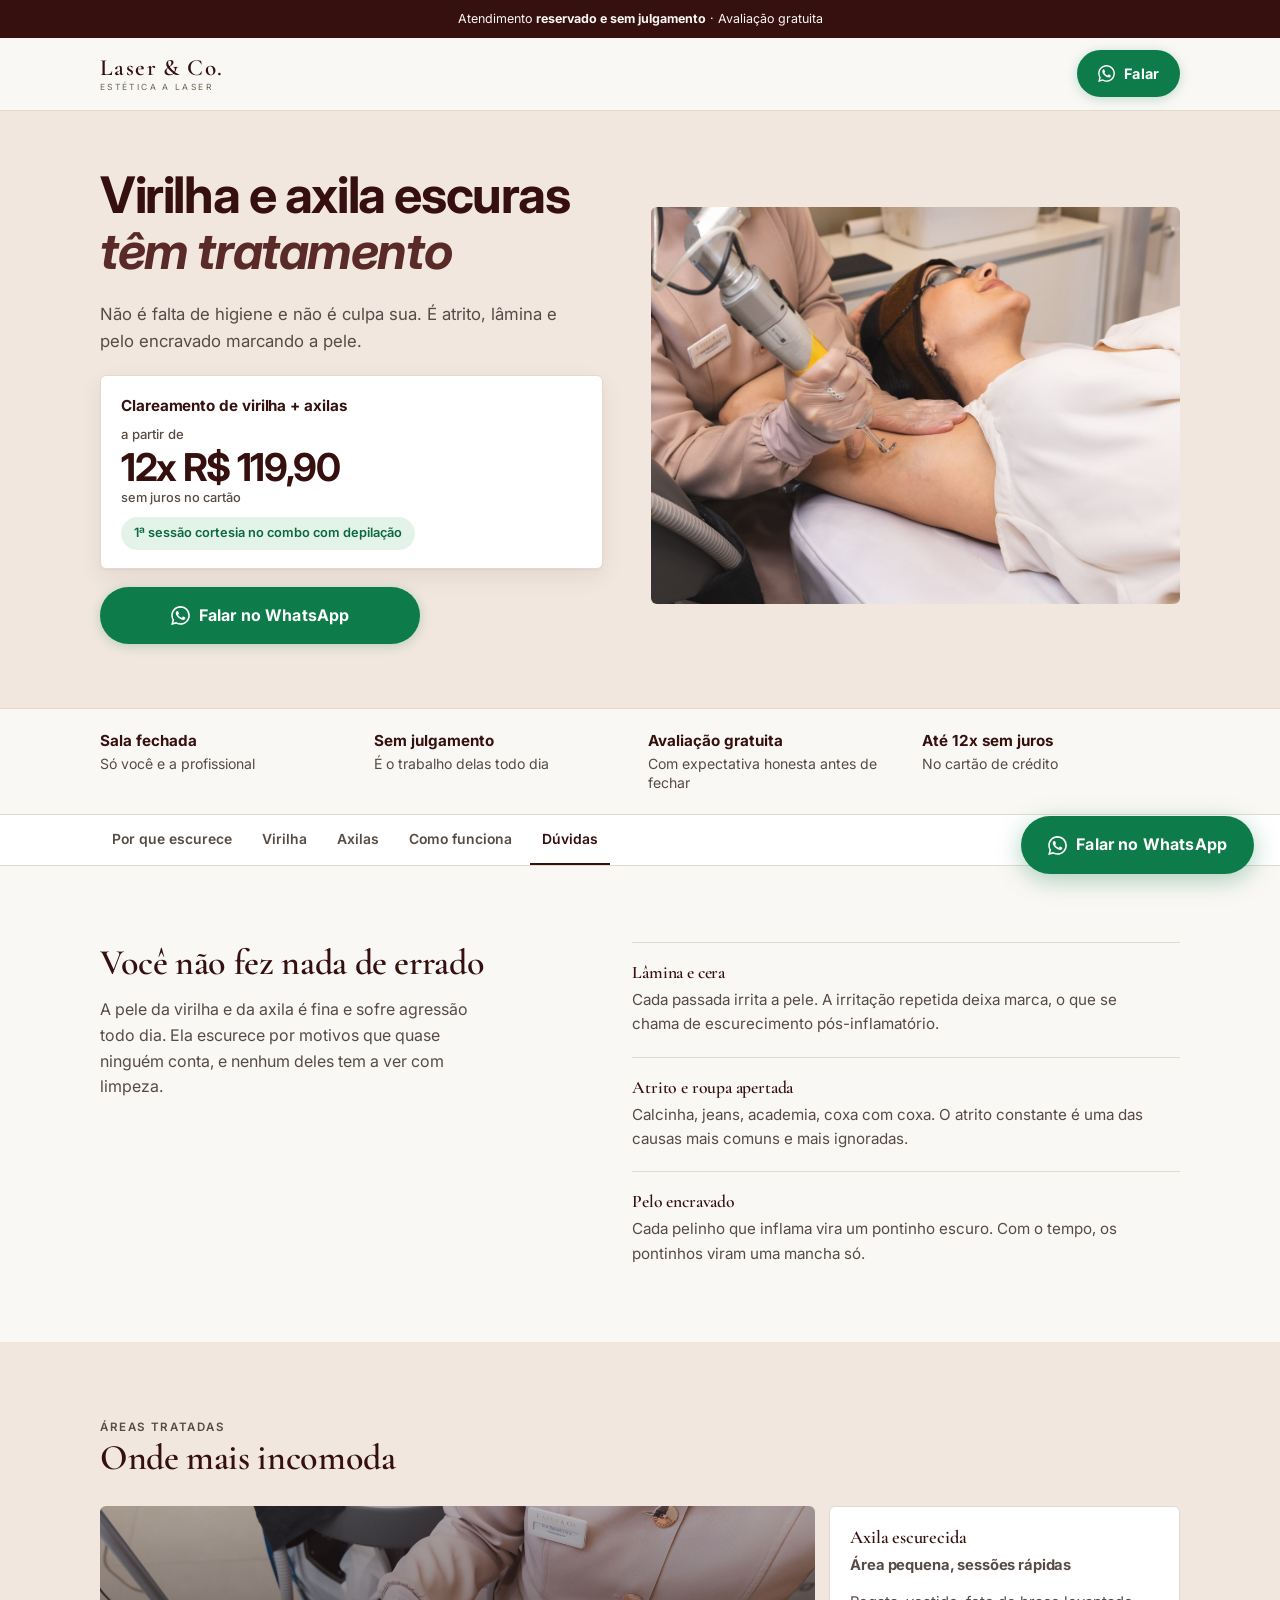
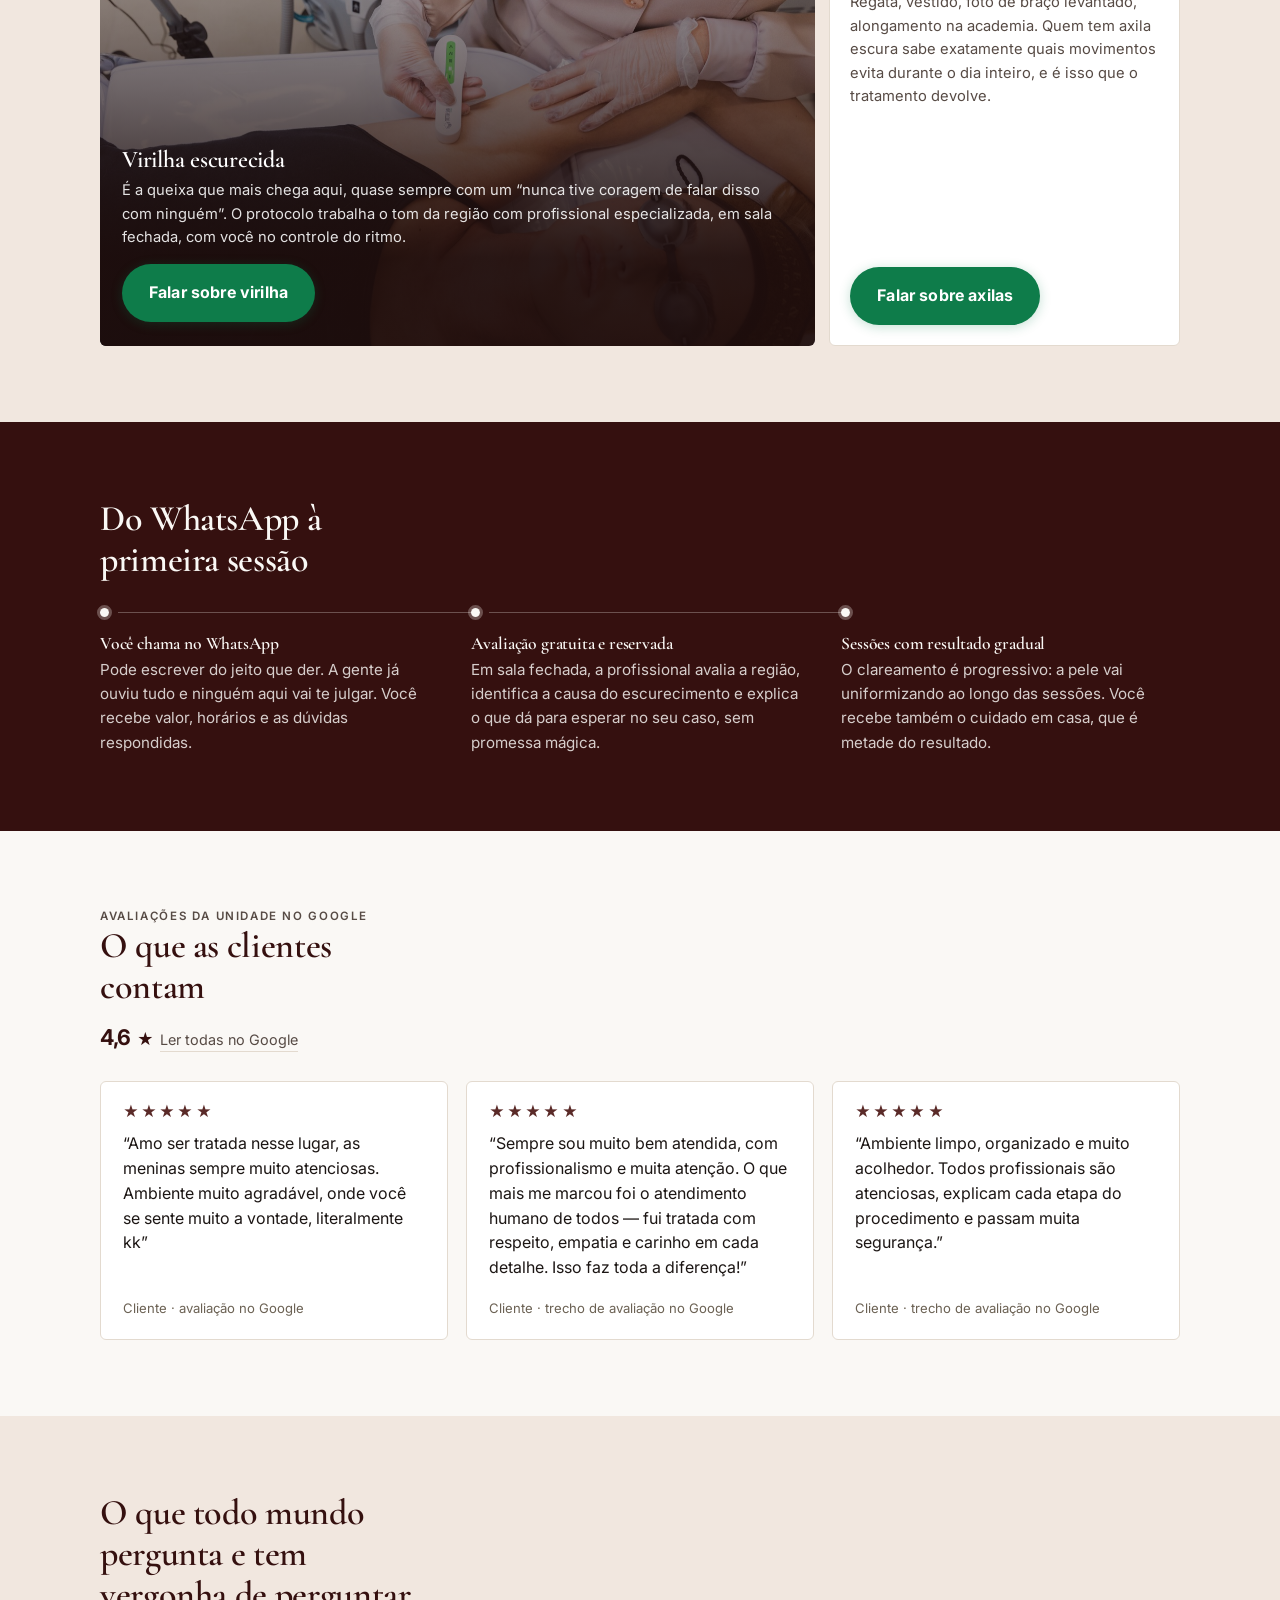
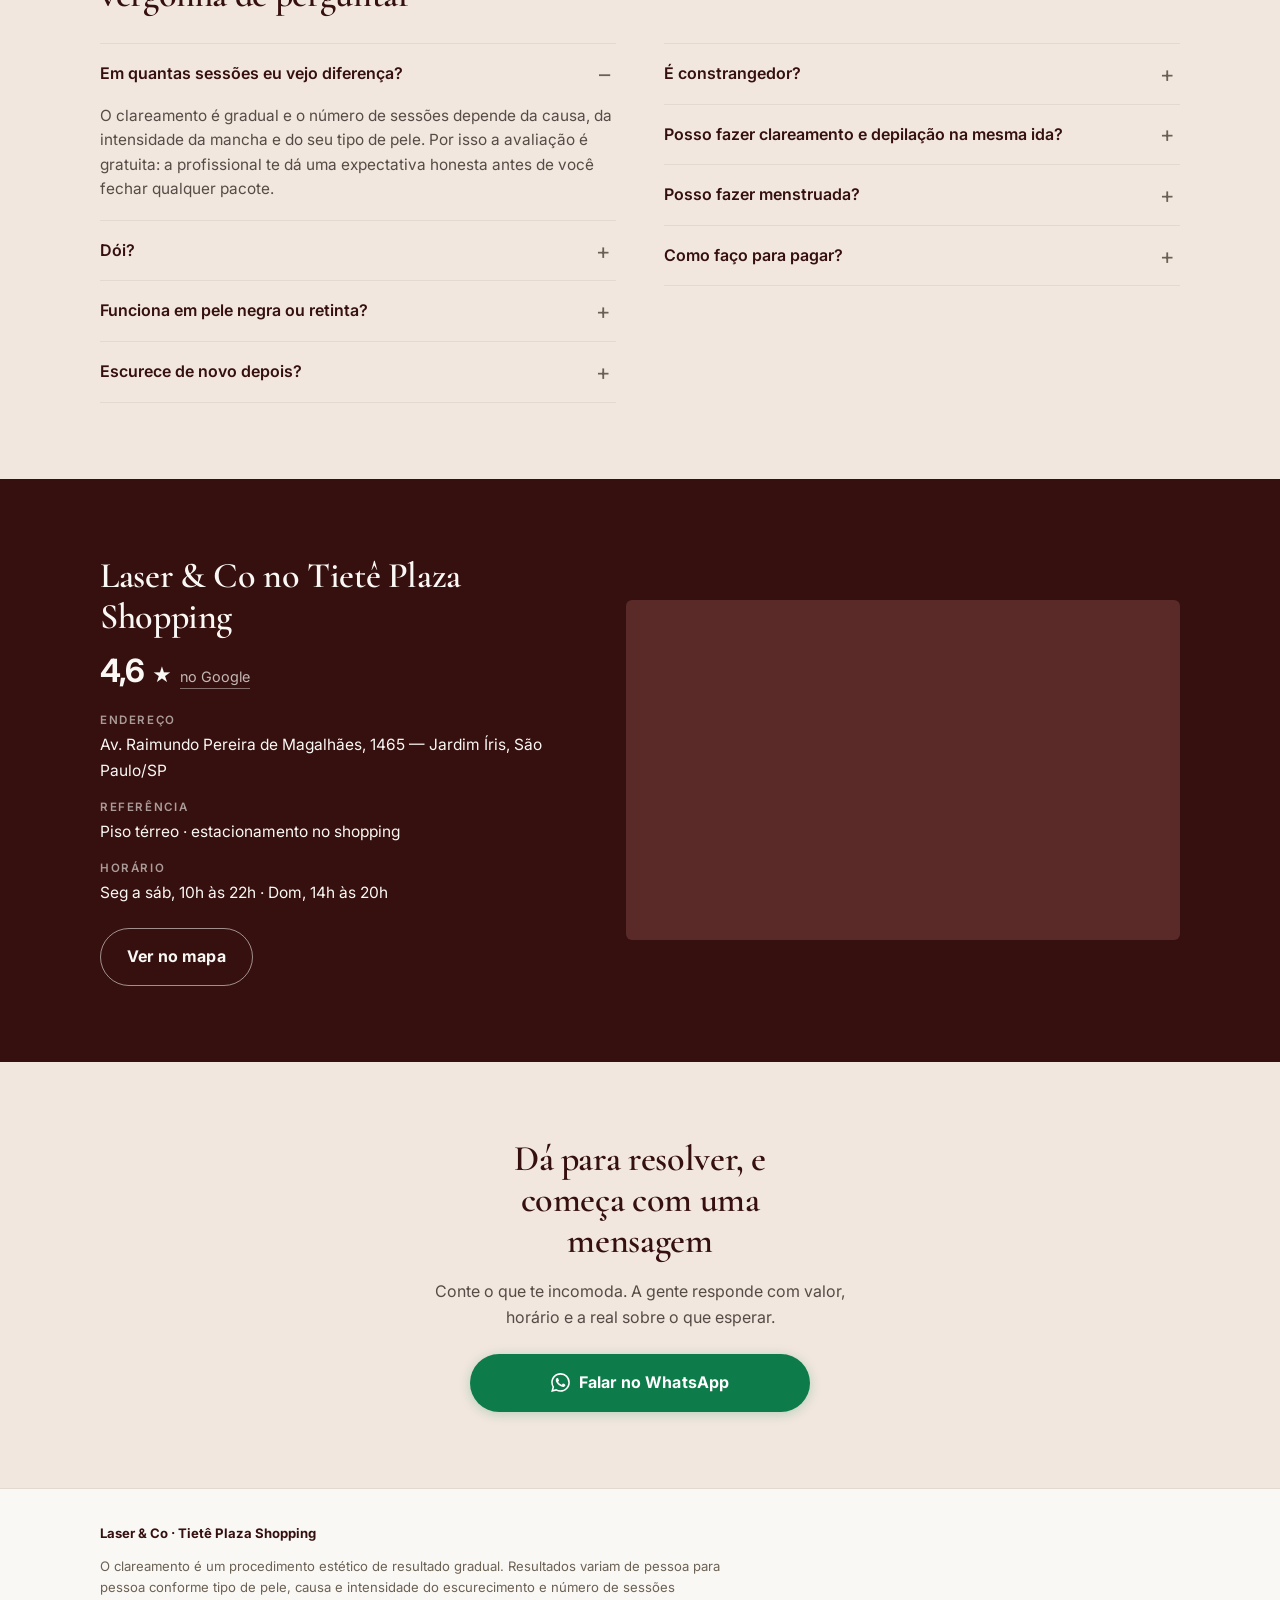
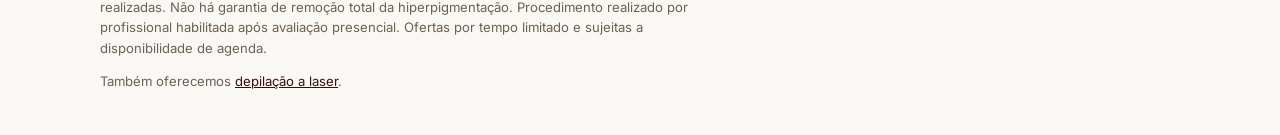
<file: clareamento.html>
<!doctype html>
<html lang="pt-BR">
<head>
<meta charset="utf-8">
<meta name="viewport" content="width=device-width, initial-scale=1">
<title>Clareamento de Virilha e Axilas em São Paulo | Laser &amp; Co</title>
<meta name="description" content="Tratamento para virilha e axila escurecida no Tietê Plaza Shopping. Clareamento com profissionais especializados, tom mais uniforme sessão após sessão. Agende pelo WhatsApp.">
<link rel="canonical" href="https://www.lasertieteplaza.com/clareamento">
<meta name="theme-color" content="#FAF8F5" media="(prefers-color-scheme: light)">
<meta name="theme-color" content="#17110F" media="(prefers-color-scheme: dark)">

<link rel="preconnect" href="https://fonts.googleapis.com">
<link rel="preconnect" href="https://fonts.gstatic.com" crossorigin>
<link href="https://fonts.googleapis.com/css2?family=Cormorant+Garamond:wght@600&family=Inter:wght@400;500;600;700&display=swap" rel="stylesheet">
<link rel="stylesheet" href="assets/lp2.css">
<link rel="preload" as="image" href="assets/img/axilas.jpg" fetchpriority="high">
</head>

<body data-lp="b" data-origem="página de Clareamento" data-produto="Clareamento Virilha + axilas">

<svg width="0" height="0" style="position:absolute" aria-hidden="true"><symbol id="zap" viewBox="0 0 24 24"><path fill="currentColor" d="M17.47 14.38c-.3-.15-1.76-.87-2.03-.97-.27-.1-.47-.15-.67.15-.2.3-.77.97-.94 1.17-.17.2-.35.22-.65.07-.3-.15-1.25-.46-2.38-1.47-.88-.79-1.48-1.76-1.65-2.06-.17-.3-.02-.46.13-.61.14-.13.3-.35.45-.52.15-.17.2-.3.3-.5.1-.2.05-.37-.02-.52-.08-.15-.67-1.61-.92-2.21-.24-.58-.49-.5-.67-.51h-.57c-.2 0-.52.07-.8.37-.27.3-1.04 1.02-1.04 2.48s1.07 2.88 1.22 3.08c.15.2 2.1 3.2 5.08 4.49.71.3 1.26.49 1.69.63.71.23 1.36.2 1.87.12.57-.09 1.76-.72 2.01-1.41.25-.7.25-1.29.17-1.41-.07-.13-.27-.2-.57-.35M12.05 21.8h-.04a9.8 9.8 0 0 1-4.99-1.37l-.36-.21-3.71.97.99-3.62-.23-.37a9.78 9.78 0 0 1-1.5-5.23c0-5.4 4.4-9.8 9.81-9.8 2.62 0 5.08 1.02 6.93 2.88a9.74 9.74 0 0 1 2.87 6.93c0 5.41-4.4 9.81-9.8 9.81M20.5 3.49A11.7 11.7 0 0 0 12.05 0C5.56 0 .28 5.28.28 11.77c0 2.07.54 4.1 1.57 5.88L.18 24l6.5-1.7a11.75 11.75 0 0 0 5.37 1.36h.01c6.48 0 11.76-5.28 11.77-11.77 0-3.14-1.23-6.1-3.45-8.32"/></symbol></svg>

<div class="topbar">
  Atendimento <strong>reservado e sem julgamento</strong> · Avaliação gratuita
</div>

<header class="header">
  <div class="wrap">
    <a class="logo" href="#topo">
      <span class="logo-nome">Laser &amp; Co.</span>
      <span class="logo-sub">Estética a laser</span>
    </a>
    <a class="btn btn-zap" data-zap data-zap-pos="header">
      <svg width="17" height="17" aria-hidden="true"><use href="#zap"/></svg>
      Falar
    </a>
  </div>
</header>

<!-- ======================= HERÓI =======================
     A dor aqui não é pelo, é mancha e vergonha. O subtexto ocupa o lugar do
     eyebrow de propósito: tirar a culpa da cliente é o que faz ela continuar
     lendo, e vale mais que repetir o nome do shopping.                     -->
<section class="hero" id="topo">
  <div class="wrap">
    <div>
      <h1 data-h1 data-area-padrao="clareamento">
        Virilha e axila escuras <em>têm tratamento</em>
      </h1>

      <p class="hero-sub">
        Não é falta de higiene e não é culpa sua. É atrito, lâmina e pelo encravado
        marcando a pele.
      </p>

      <div class="oferta">
        <p class="oferta-titulo" data-config="ofertas.clareamento.titulo">Clareamento de virilha + axilas</p>
        <p class="oferta-de" data-esconde-se-vazio>de <span data-config="ofertas.clareamento.de"></span></p>
        <p class="oferta-prefixo" data-config="ofertas.clareamento.prefixo" data-esconde-se-vazio>a partir de</p>
        <p class="oferta-por">
          <span data-config="ofertas.clareamento.por">12x R$ 119,90</span>
          <small>sem juros no cartão</small>
        </p>
        <p class="oferta-nota" data-config="ofertas.clareamento.sessoes" data-esconde-se-vazio></p>
        <span class="oferta-selo" data-config="ofertas.clareamento.selo">No combo com depilação, a 1ª sessão é cortesia</span>
      </div>

      <a class="btn btn-zap btn-zap-bloco" data-zap data-zap-pos="hero">
        <svg width="19" height="19" aria-hidden="true"><use href="#zap"/></svg>
        Falar no WhatsApp
      </a>
    </div>

    <div class="foto">
      <img src="assets/img/axilas.jpg" width="1400" height="933" fetchpriority="high"
           alt="Profissional da Laser &amp; Co atendendo uma cliente em sala de procedimento">
    </div>
  </div>
</section>

<!-- ======================= PROVAS ======================= -->
<section class="provas">
  <div class="wrap">
    <ul>
      <li><strong>Sala fechada</strong>Só você e a profissional</li>
      <li><strong>Sem julgamento</strong>É o trabalho delas todo dia</li>
      <li><strong>Avaliação gratuita</strong>Com expectativa honesta antes de fechar</li>
      <li><strong>Até 12x sem juros</strong>No cartão de crédito</li>
    </ul>
  </div>
</section>

<nav class="ancoras" aria-label="Seções">
  <ul>
    <li><a href="#por-que">Por que escurece</a></li>
    <li><a href="#virilha-escura">Virilha</a></li>
    <li><a href="#axila-escura">Axilas</a></li>
    <li><a href="#como-funciona">Como funciona</a></li>
    <li><a href="#faq">Dúvidas</a></li>
  </ul>
</nav>

<!-- ======================= POR QUE ESCURECE ======================= -->
<section class="secao" id="por-que">
  <div class="wrap">
    <div class="causas">
      <div class="causas-intro">
        <h2>Você não fez nada de errado</h2>
        <p>A pele da virilha e da axila é fina e sofre agressão todo dia. Ela escurece por motivos que quase ninguém conta, e nenhum deles tem a ver com limpeza.</p>
      </div>
      <div class="causas-lista">
        <div>
          <h3>Lâmina e cera</h3>
          <p>Cada passada irrita a pele. A irritação repetida deixa marca, o que se chama de escurecimento pós-inflamatório.</p>
        </div>
        <div>
          <h3>Atrito e roupa apertada</h3>
          <p>Calcinha, jeans, academia, coxa com coxa. O atrito constante é uma das causas mais comuns e mais ignoradas.</p>
        </div>
        <div>
          <h3>Pelo encravado</h3>
          <p>Cada pelinho que inflama vira um pontinho escuro. Com o tempo, os pontinhos viram uma mancha só.</p>
        </div>
      </div>
    </div>
  </div>
</section>

<!-- ======================= ÁREAS ======================= -->
<section class="secao secao-areia">
  <div class="wrap">
    <div class="titulo-secao">
      <p class="eyebrow">Áreas tratadas</p>
      <h2>Onde mais incomoda</h2>
    </div>

    <div class="bento bento-duplo">

      <article class="celula celula-destaque" id="virilha-escura">
        <img src="assets/img/atendimento.jpg" loading="lazy" width="1400" height="933"
             alt="Atendimento reservado em sala fechada na Laser &amp; Co">
        <div class="celula-corpo">
          <h3>Virilha escurecida</h3>
          <p>É a queixa que mais chega aqui, quase sempre com um “nunca tive coragem de falar disso com ninguém”. O protocolo trabalha o tom da região com profissional especializada, em sala fechada, com você no controle do ritmo.</p>
          <a class="btn btn-zap" data-zap data-zap-pos="secao-virilha"
             data-zap-produto="Clareamento Virilha">Falar sobre virilha</a>
        </div>
      </article>

      <article class="celula" id="axila-escura">
        <div class="celula-corpo">
          <h3>Axila escurecida</h3>
          <p class="celula-preco">Área pequena, sessões rápidas</p>
          <p>Regata, vestido, foto de braço levantado, alongamento na academia. Quem tem axila escura sabe exatamente quais movimentos evita durante o dia inteiro, e é isso que o tratamento devolve.</p>
          <a class="btn btn-zap" data-zap data-zap-pos="secao-axila"
             data-zap-produto="Clareamento Axilas">Falar sobre axilas</a>
        </div>
      </article>

    </div>
  </div>
</section>

<!-- ======================= COMO FUNCIONA ======================= -->
<section class="secao secao-tinta" id="como-funciona">
  <div class="wrap">
    <div class="titulo-secao">
      <h2>Do WhatsApp à primeira sessão</h2>
    </div>
    <ol class="passos">
      <li>
        <h3>Você chama no WhatsApp</h3>
        <p>Pode escrever do jeito que der. A gente já ouviu tudo e ninguém aqui vai te julgar. Você recebe valor, horários e as dúvidas respondidas.</p>
      </li>
      <li>
        <h3>Avaliação gratuita e reservada</h3>
        <p>Em sala fechada, a profissional avalia a região, identifica a causa do escurecimento e explica o que dá para esperar no seu caso, sem promessa mágica.</p>
      </li>
      <li>
        <h3>Sessões com resultado gradual</h3>
        <p>O clareamento é progressivo: a pele vai uniformizando ao longo das sessões. Você recebe também o cuidado em casa, que é metade do resultado.</p>
      </li>
    </ol>
  </div>
</section>

<!-- ======================= AVALIAÇÕES =======================
     Trechos LITERAIS de avaliações 5★ públicas do perfil da unidade no
     Google, lidas em 10/09/2026. Nenhuma das 94 fala de clareamento, então
     estes três falam do que esta página promete: ser bem tratada, sem
     constrangimento. A legenda não diz que foi clareamento, e não pode dizer.
     As 94 avaliações e o critério de escolha estão em
     2026-09-10_avaliacoes-google-prova-social.md.
     Sem nome de propósito: usar o nome de alguém em propaganda exige
     autorização (Código Civil, art. 18). Com o OK da cliente, trocar
     "Cliente" pelo primeiro nome e a inicial do sobrenome.
     Nunca reescrever, "melhorar" nem inventar depoimento. Onde houve corte,
     a legenda diz "trecho".                                                -->
<section class="secao" id="avaliacoes">
  <div class="wrap">
    <div class="titulo-secao">
      <p class="eyebrow">Avaliações da unidade no Google</p>
      <h2>O que as clientes contam</h2>
      <a class="depos-nota" href="https://maps.google.com/?cid=9865193678951033634"
         target="_blank" rel="noopener"
         aria-label="Nota 4,6 de 5 no Google. Abre todas as avaliações da unidade.">
        <strong>4,6</strong>
        <span aria-hidden="true">★</span>
        <span class="depos-nota-link">Ler todas no Google</span>
      </a>
    </div>

    <div class="depos">
      <figure class="depo">
        <p class="depo-estrelas"><span class="sr">5 de 5 estrelas</span><span aria-hidden="true">★★★★★</span></p>
        <blockquote>
          <p>“Amo ser tratada nesse lugar, as meninas sempre muito atenciosas. Ambiente muito agradável, onde você se sente muito a vontade, literalmente kk”</p>
        </blockquote>
        <figcaption>Cliente · avaliação no Google</figcaption>
      </figure>

      <figure class="depo">
        <p class="depo-estrelas"><span class="sr">5 de 5 estrelas</span><span aria-hidden="true">★★★★★</span></p>
        <blockquote>
          <p>“Sempre sou muito bem atendida, com profissionalismo e muita atenção. O que mais me marcou foi o atendimento humano de todos — fui tratada com respeito, empatia e carinho em cada detalhe. Isso faz toda a diferença!”</p>
        </blockquote>
        <figcaption>Cliente · trecho de avaliação no Google</figcaption>
      </figure>

      <figure class="depo">
        <p class="depo-estrelas"><span class="sr">5 de 5 estrelas</span><span aria-hidden="true">★★★★★</span></p>
        <blockquote>
          <p>“Ambiente limpo, organizado e muito acolhedor. Todos profissionais são atenciosas, explicam cada etapa do procedimento e passam muita segurança.”</p>
        </blockquote>
        <figcaption>Cliente · trecho de avaliação no Google</figcaption>
      </figure>
    </div>
  </div>
</section>

<!-- ======================= FAQ ======================= -->
<section class="secao secao-areia" id="faq">
  <div class="wrap">
    <div class="titulo-secao">
      <h2>O que todo mundo pergunta e tem vergonha de perguntar</h2>
    </div>

    <div class="faq-grid">
      <div class="faq">
        <details open>
          <summary>Em quantas sessões eu vejo diferença?</summary>
          <p>O clareamento é gradual e o número de sessões depende da causa, da intensidade da mancha e do seu tipo de pele. Por isso a avaliação é gratuita: a profissional te dá uma expectativa honesta antes de você fechar qualquer pacote.</p>
        </details>
        <details>
          <summary>Dói?</summary>
          <p>É um procedimento bem tolerado. A maioria descreve como um calorzinho na região. Qualquer desconforto, você avisa e a profissional ajusta na hora.</p>
        </details>
        <details>
          <summary>Funciona em pele negra ou retinta?</summary>
          <p>Sim, com protocolo e parâmetros ajustados ao seu fototipo. Essa avaliação é obrigatória antes da primeira sessão justamente para escolher o ajuste certo para a sua pele.</p>
        </details>
        <details>
          <summary>Escurece de novo depois?</summary>
          <p>Pode, se a causa continuar: lâmina, cera e atrito seguem marcando a pele. É por isso que clareamento e depilação a laser andam juntos. Tirando o pelo encravado, você tira uma das causas.</p>
        </details>
      </div>

      <div class="faq">
        <details>
          <summary>É constrangedor?</summary>
          <p>É um atendimento clínico, em sala fechada, com profissional mulher e só você na sala. Ninguém aqui vai comentar nada sobre a sua pele, é literalmente o trabalho delas todos os dias.</p>
        </details>
        <details>
          <summary>Posso fazer clareamento e depilação na mesma ida?</summary>
          <p>Na maioria dos casos sim, e é o que a maioria das clientes acaba fazendo. A profissional confirma na avaliação a melhor ordem para o seu caso.</p>
        </details>
        <details>
          <summary>Posso fazer menstruada?</summary>
          <p>Pode, usando absorvente interno ou coletor. Se preferir remarcar, é só avisar com antecedência.</p>
        </details>
        <details>
          <summary>Como faço para pagar?</summary>
          <p>Parcelamos em até 12x sem juros no cartão. Dá para combinar outras formas, é só perguntar no WhatsApp.</p>
        </details>
      </div>
    </div>
  </div>
</section>

<!-- ======================= LOCAL ======================= -->
<section class="secao secao-tinta" id="local">
  <div class="wrap">
    <div class="local">
      <div>
        <h2>Laser &amp; Co no <span data-config="unidade.nome">Tietê Plaza Shopping</span></h2>
        <!-- Nota real do perfil da unidade no Google (4,6), conferida em
             28/08 e de novo em 10/09/2026. O link vai para o perfil da
             CLÍNICA via CID, o mesmo destino do botão "Ver no mapa". -->
        <a class="nota-google" href="https://maps.google.com/?cid=9865193678951033634"
           target="_blank" rel="noopener"
           aria-label="Nota 4,6 de 5 no Google. Abre o perfil da unidade.">
          <strong>4,6</strong>
          <span aria-hidden="true">★</span>
          <span class="nota-fonte">no Google</span>
        </a>
        <ul class="local-dados">
          <li>
            <strong>Endereço</strong>
            <span data-config="unidade.endereco">Av. Raimundo Pereira de Magalhães, 1465, Jardim Íris, São Paulo/SP</span>
          </li>
          <li>
            <strong>Referência</strong>
            <span data-config="unidade.referencia">Piso térreo · estacionamento no shopping</span>
          </li>
          <li>
            <strong>Horário</strong>
            <span data-config="unidade.horario">Seg a sáb, 10h às 22h · Dom, 14h às 20h</span>
          </li>
        </ul>
        <a class="btn btn-claro" target="_blank" rel="noopener"
           data-config="unidade.mapsUrl" href="#">Ver no mapa</a>
      </div>
      <div class="mapa">
        <iframe data-config="unidade.mapsEmbed" referrerpolicy="no-referrer-when-downgrade"
                title="Mapa da unidade Laser &amp; Co no Tietê Plaza Shopping"></iframe>
      </div>
    </div>
  </div>
</section>

<!-- ======================= CTA FINAL ======================= -->
<section class="secao cta-final">
  <div class="wrap">
    <h2>Dá para resolver, e começa com uma mensagem</h2>
    <p>Conte o que te incomoda. A gente responde com valor, horário e a real sobre o que esperar.</p>
    <a class="btn btn-zap" data-zap data-zap-pos="cta-final">
      <svg width="19" height="19" aria-hidden="true"><use href="#zap"/></svg>
      Falar no WhatsApp
    </a>
  </div>
</section>

<footer class="rodape">
  <div class="wrap">
    <p><strong>Laser &amp; Co · <span data-config="unidade.nome">Tietê Plaza Shopping</span></strong></p>
    <p>
      O clareamento é um procedimento estético de resultado gradual. Resultados variam de
      pessoa para pessoa conforme tipo de pele, causa e intensidade do escurecimento e número
      de sessões realizadas. Não há garantia de remoção total da hiperpigmentação. Procedimento
      realizado por profissional habilitada após avaliação presencial. Ofertas por tempo limitado
      e sujeitas a disponibilidade de agenda.
    </p>
    <p>Também oferecemos <a href="depilacao-laser.html">depilação a laser</a>.</p>
  </div>
</footer>

<div class="fixo">
  <a class="btn btn-zap" data-zap data-zap-pos="fixo">
    <svg width="19" height="19" aria-hidden="true"><use href="#zap"/></svg>
    Falar no WhatsApp
  </a>
</div>

<script src="assets/config.js"></script>
<script src="assets/lp.js"></script>
</body>
</html>
</file>
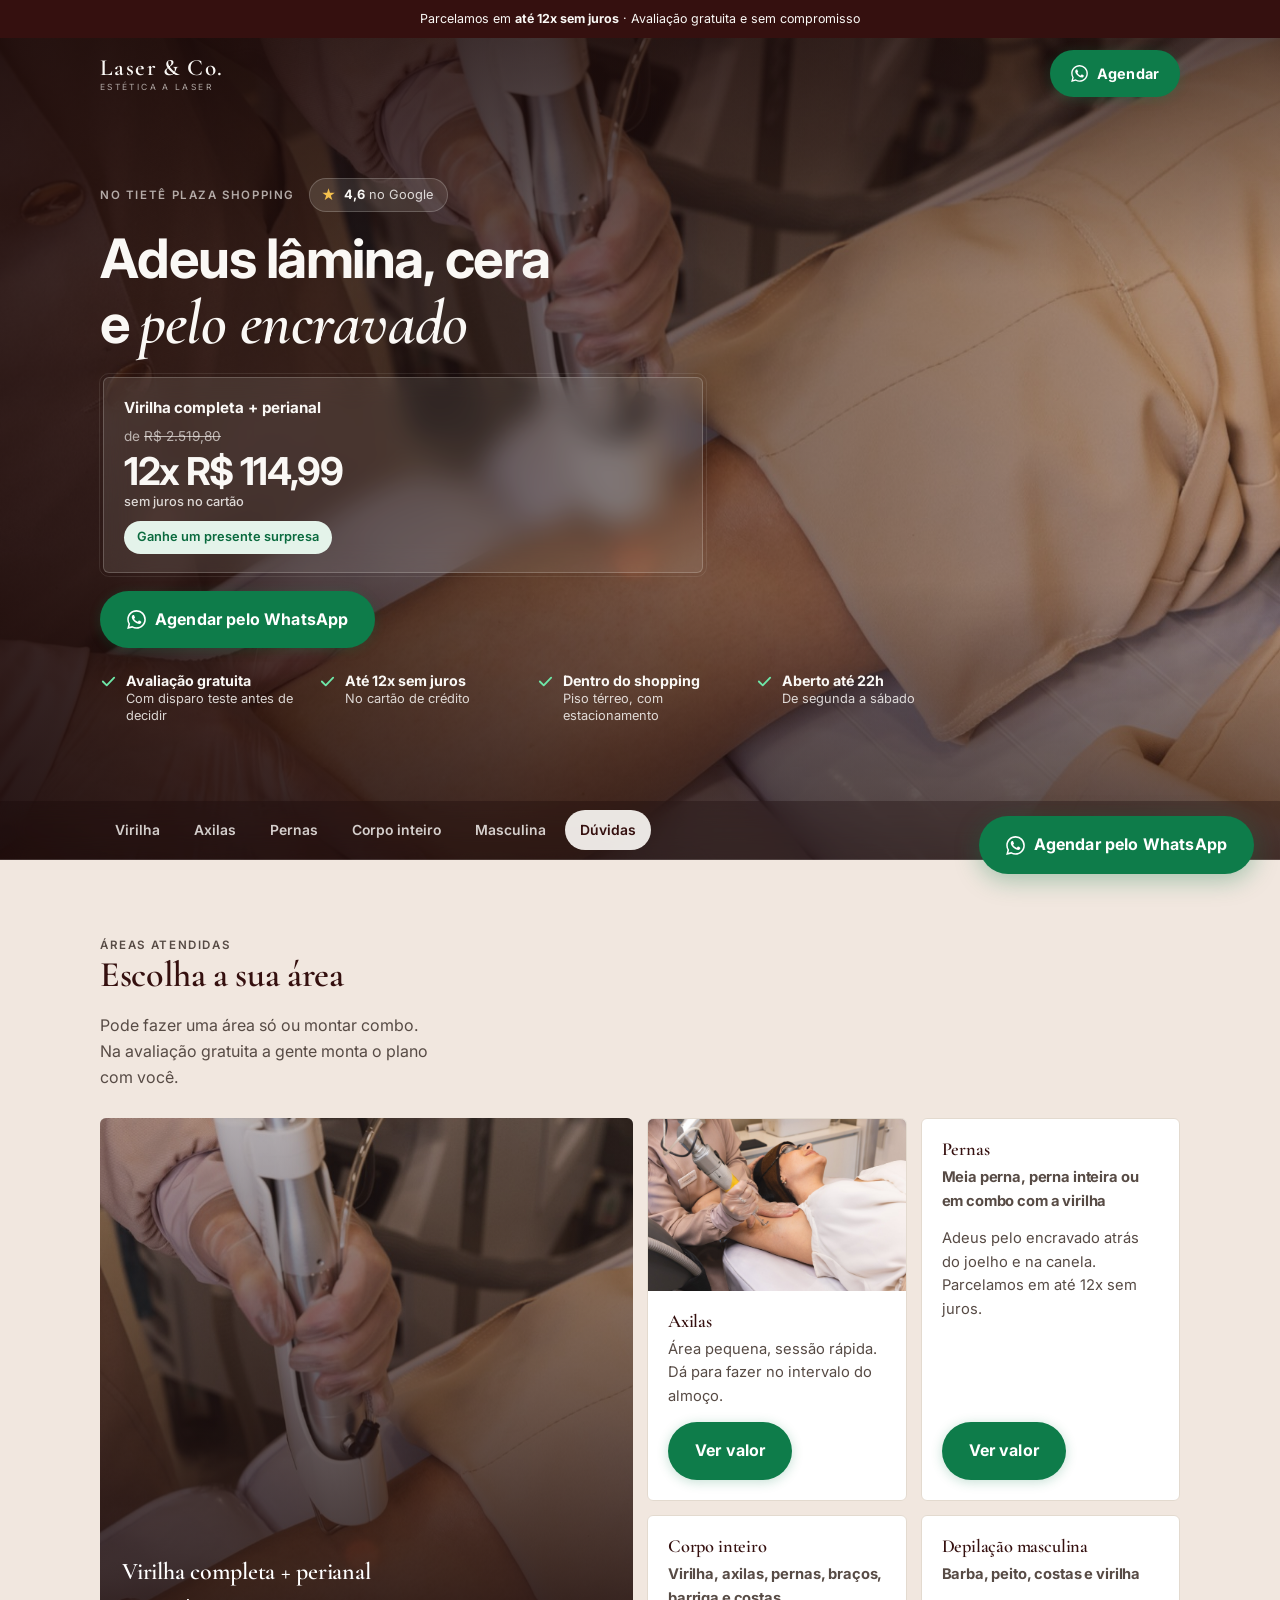
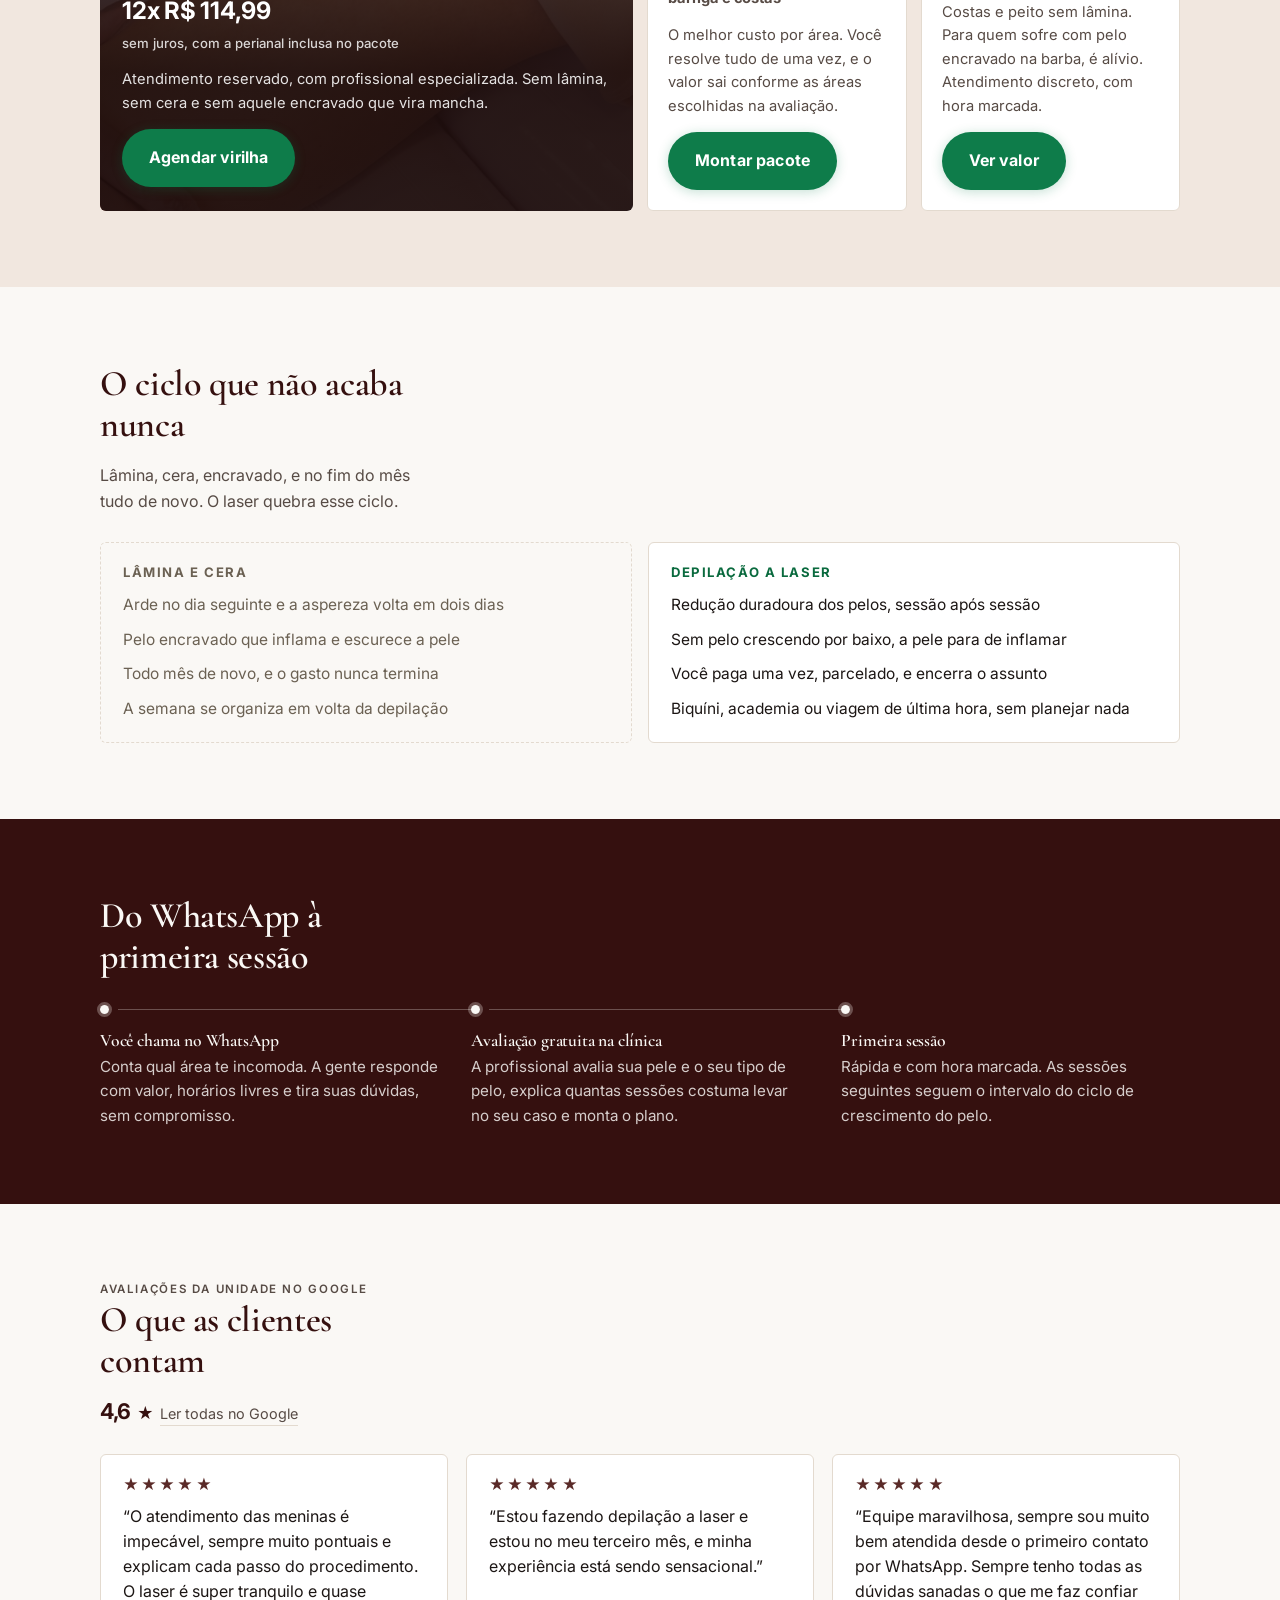
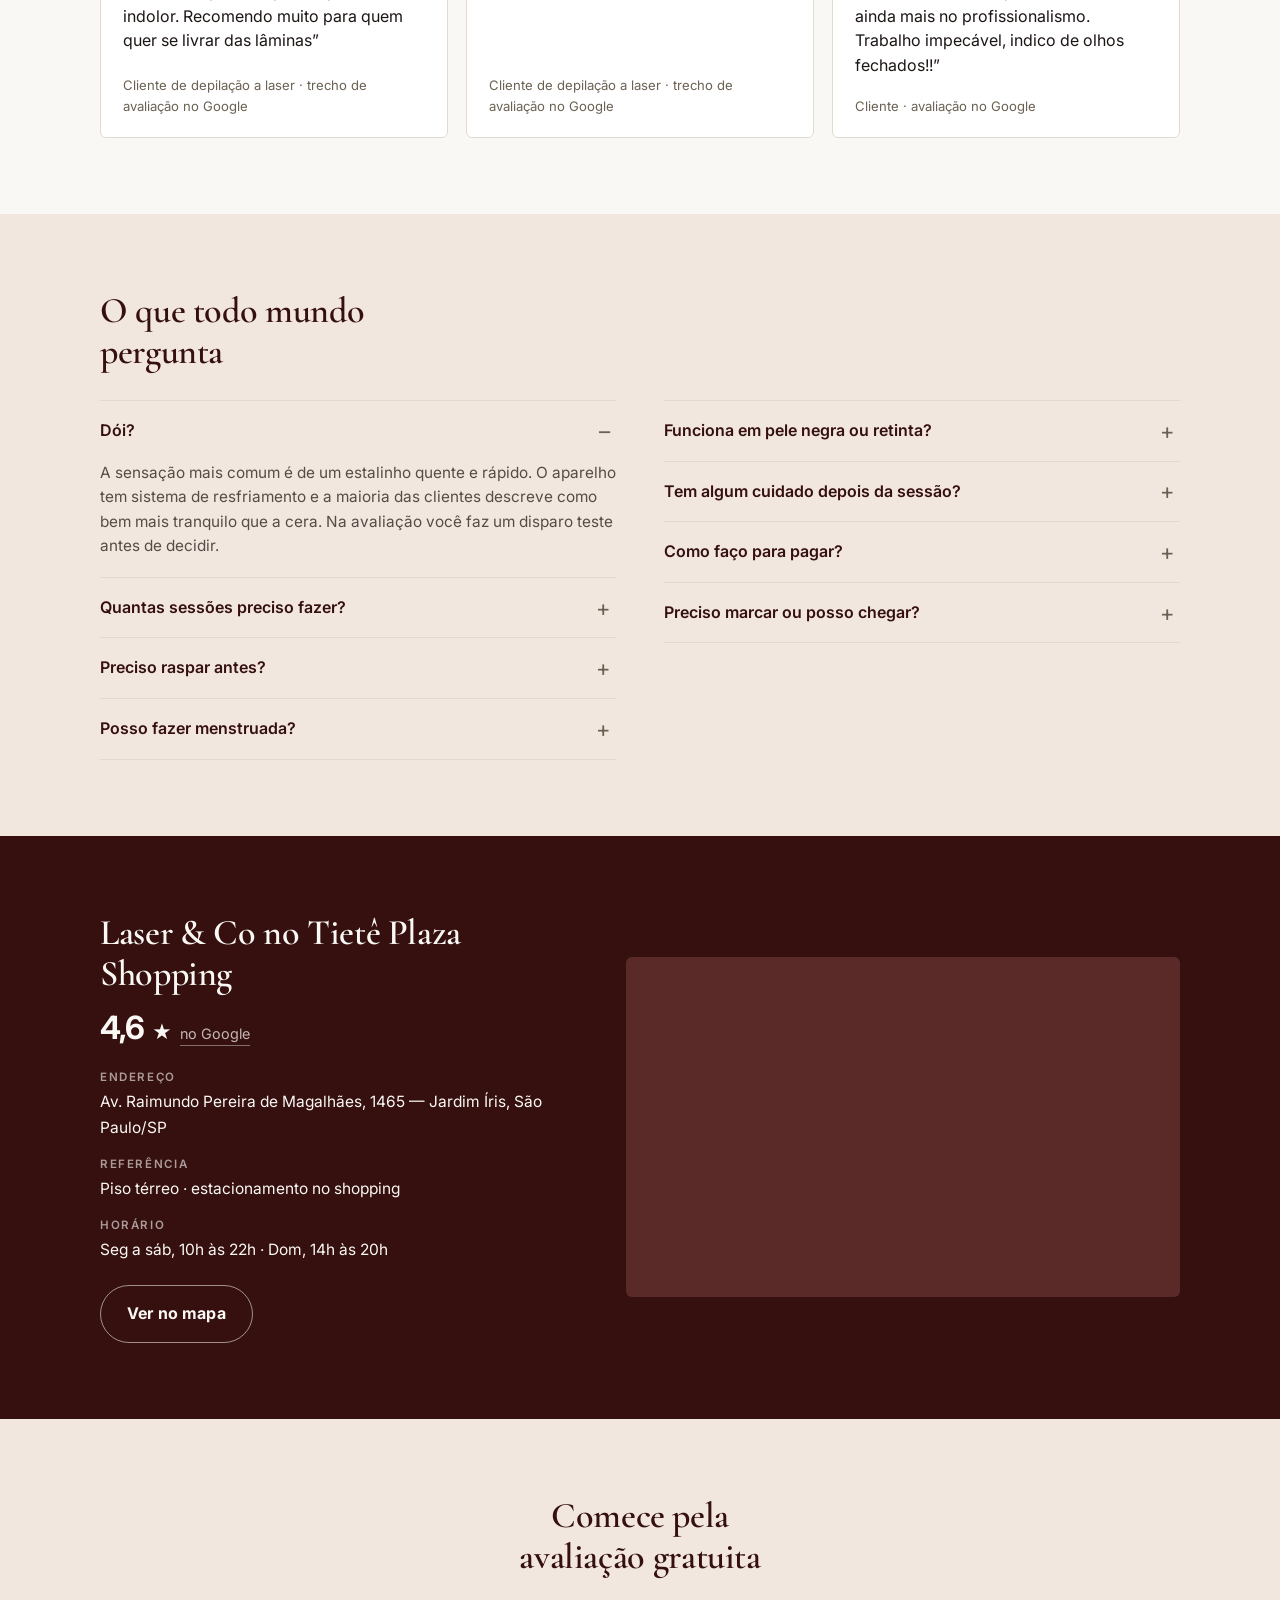
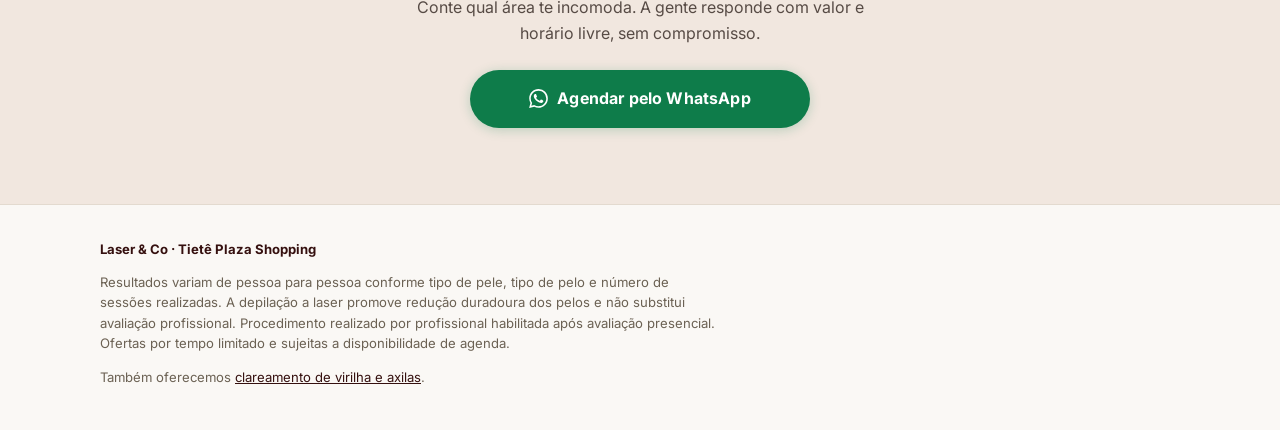
<file: depilacao-laser-d.html>
<!doctype html>
<html lang="pt-BR">
<head>
<meta charset="utf-8">
<meta name="viewport" content="width=device-width, initial-scale=1">
<title>Depilação a Laser em São Paulo - Virilha + Perianal 12x R$ 114,99 | Laser &amp; Co</title>
<meta name="description" content="Depilação a laser com profissionais especializados no Tietê Plaza Shopping. Virilha completa + perianal por 12x de R$ 114,99. Agende pelo WhatsApp.">
<meta name="robots" content="noindex, follow">
<link rel="canonical" href="https://www.lasertieteplaza.com/depilacao-laser-d">
<meta name="theme-color" content="#FAF8F5" media="(prefers-color-scheme: light)">
<meta name="theme-color" content="#17110F" media="(prefers-color-scheme: dark)">

<link rel="preconnect" href="https://fonts.googleapis.com">
<link rel="preconnect" href="https://fonts.gstatic.com" crossorigin>
<link href="https://fonts.googleapis.com/css2?family=Cormorant+Garamond:wght@600&family=Inter:wght@400;500;600;700&display=swap" rel="stylesheet">
<link rel="stylesheet" href="assets/lp2.css">
<!-- Desafiante: so a regiao do heroi muda. Carrega depois, nunca no lugar. -->
<link rel="stylesheet" href="assets/lpd.css">
<link rel="preload" as="image" href="assets/img/pernas.jpg" fetchpriority="high">
</head>

<!-- data-lp="d" e a UNICA diferenca de rastreamento: o lp.js le esse atributo
     e carimba `lp: 'd'` em todo evento (pageview e whatsapp_click), do mesmo
     jeito que carimba 'a' na pagina atual. data-origem e data-produto ficam
     identicos aos da LP A, senao a mensagem que chega no WhatsApp mudaria
     junto com o layout e o teste deixaria de medir uma coisa so.          -->
<body data-lp="d" data-origem="página de Depilação a laser" data-produto="Depilação a laser Virilha completa + perianal">

<!-- Logotipo do WhatsApp definido uma vez e reusado nos 4 botões -->
<svg width="0" height="0" style="position:absolute" aria-hidden="true"><symbol id="zap" viewBox="0 0 24 24"><path fill="currentColor" d="M17.47 14.38c-.3-.15-1.76-.87-2.03-.97-.27-.1-.47-.15-.67.15-.2.3-.77.97-.94 1.17-.17.2-.35.22-.65.07-.3-.15-1.25-.46-2.38-1.47-.88-.79-1.48-1.76-1.65-2.06-.17-.3-.02-.46.13-.61.14-.13.3-.35.45-.52.15-.17.2-.3.3-.5.1-.2.05-.37-.02-.52-.08-.15-.67-1.61-.92-2.21-.24-.58-.49-.5-.67-.51h-.57c-.2 0-.52.07-.8.37-.27.3-1.04 1.02-1.04 2.48s1.07 2.88 1.22 3.08c.15.2 2.1 3.2 5.08 4.49.71.3 1.26.49 1.69.63.71.23 1.36.2 1.87.12.57-.09 1.76-.72 2.01-1.41.25-.7.25-1.29.17-1.41-.07-.13-.27-.2-.57-.35M12.05 21.8h-.04a9.8 9.8 0 0 1-4.99-1.37l-.36-.21-3.71.97.99-3.62-.23-.37a9.78 9.78 0 0 1-1.5-5.23c0-5.4 4.4-9.8 9.81-9.8 2.62 0 5.08 1.02 6.93 2.88a9.74 9.74 0 0 1 2.87 6.93c0 5.41-4.4 9.81-9.8 9.81M20.5 3.49A11.7 11.7 0 0 0 12.05 0C5.56 0 .28 5.28.28 11.77c0 2.07.54 4.1 1.57 5.88L.18 24l6.5-1.7a11.75 11.75 0 0 0 5.37 1.36h.01c6.48 0 11.76-5.28 11.77-11.77 0-3.14-1.23-6.1-3.45-8.32"/></symbol><symbol id="tick" viewBox="0 0 24 24"><path fill="none" stroke="currentColor" stroke-width="2.6" stroke-linecap="round" stroke-linejoin="round" d="m20 6.5-10.5 11L4 12"/></symbol></svg>

<div class="topbar">
  Parcelamos em <strong>até 12x sem juros</strong> · Avaliação gratuita e sem compromisso
</div>

<!-- ======================= HERÓI DE FUNDO (LP D) =======================
     A foto sangra na tela inteira e o conteúdo vive sobre ela, que é a
     composição do spec do Flowmind. O que NÃO veio junto: a altura de
     100vh. A ordem dos elementos é a mesma da LP A (local, manchete,
     oferta, botão), porque é ela que põe o botão na primeira tela.
     Os 4 chips da faixa `.provas` subiram para cá, depois do botão, no
     lugar da linha "Focus better / Get more done / Protect your time".
     Regras e medidas: assets/lpd.css                                     -->
<section class="heroi-d" id="topo">

  <div class="heroi-d-fundo">
    <img src="assets/img/pernas.jpg" width="1400" height="933" fetchpriority="high"
         alt="Aplicação do laser de depilação na pele, com a profissional apoiando a perna da cliente">
  </div>

  <header class="header">
    <div class="wrap">
      <a class="logo" href="#topo">
        <span class="logo-nome">Laser &amp; Co.</span>
        <span class="logo-sub">Estética a laser</span>
      </a>
      <a class="btn btn-zap" data-zap data-zap-pos="header">
        <svg width="17" height="17" aria-hidden="true"><use href="#zap"/></svg>
        Agendar
      </a>
    </div>
  </header>

  <div class="wrap heroi-d-corpo">

    <!-- Local e nota na MESMA linha: no celular, cada bloco a mais aqui em
         cima empurra o botão para fora da primeira tela.
         O selo é onde o spec põe "7.943+ people already joined" com avatares
         de banco de imagem. Aqui: a nota real da unidade, linkando o perfil
         (o href vem de unidade.mapsUrl no config). A contagem de avaliações
         fica de fora de propósito: muda toda semana e viraria número velho
         na página. Nota conferida em 10/09/2026.                         -->
    <div class="heroi-d-topo">
      <p class="heroi-d-local">
        No <span data-config="unidade.nome">Tietê Plaza Shopping</span>
      </p>
      <a class="selo-nota" data-config="unidade.mapsUrl" target="_blank" rel="noopener"
         aria-label="Nota 4,6 de 5 no Google. Abre o perfil da unidade.">
        <span class="estrela" aria-hidden="true">★</span>
        <span><strong>4,6</strong> no Google</span>
      </a>
    </div>

    <h1 data-h1 data-area-padrao="geral">
      Adeus lâmina, cera e <em>pelo encravado</em>
    </h1>

    <div class="oferta">
      <p class="oferta-titulo" data-config="ofertas.virilha.titulo">Virilha completa + perianal</p>
      <p class="oferta-de">de <span data-config="ofertas.virilha.de">R$ 2.519,80</span></p>
      <p class="oferta-por">
        <span data-config="ofertas.virilha.por">12x R$ 114,99</span>
        <small>sem juros no cartão</small>
      </p>
      <!-- Aparece sozinho quando `ofertas.virilha.sessoes` for preenchido no
           config. Enquanto estiver vazio, o bloco some (sem linha órfã). -->
      <p class="oferta-nota" data-config="ofertas.virilha.sessoes" data-esconde-se-vazio></p>
      <span class="oferta-selo" data-config="ofertas.virilha.selo">Ganhe um presente surpresa</span>
    </div>

    <a class="btn btn-zap btn-zap-bloco" data-zap data-zap-pos="hero">
      <svg width="19" height="19" aria-hidden="true"><use href="#zap"/></svg>
      Agendar pelo WhatsApp
    </a>

    <ul class="chips-d">
      <li><svg aria-hidden="true"><use href="#tick"/></svg><span><strong>Avaliação gratuita</strong>Com disparo teste antes de decidir</span></li>
      <li><svg aria-hidden="true"><use href="#tick"/></svg><span><strong>Até 12x sem juros</strong>No cartão de crédito</span></li>
      <li><svg aria-hidden="true"><use href="#tick"/></svg><span><strong>Dentro do shopping</strong>Piso térreo, com estacionamento</span></li>
      <li><svg aria-hidden="true"><use href="#tick"/></svg><span><strong>Aberto até 22h</strong>De segunda a sábado</span></li>
    </ul>

  </div>
</section>

<nav class="ancoras" aria-label="Áreas atendidas">
  <ul>
    <li><a href="#virilha">Virilha</a></li>
    <li><a href="#axilas">Axilas</a></li>
    <li><a href="#pernas">Pernas</a></li>
    <li><a href="#corpo">Corpo inteiro</a></li>
    <li><a href="#masculina">Masculina</a></li>
    <li><a href="#faq">Dúvidas</a></li>
  </ul>
</nav>

<!-- ======================= ÁREAS =======================
     Vem antes da seção de dor de propósito: o tráfego é de busca, com
     intenção declarada. Quem pesquisou "axilas" quer ver axilas e o preço,
     não ser convencido de que a cera dói.
     A virilha ocupa a célula grande porque é o carro-chefe.               -->
<section class="secao secao-areia">
  <div class="wrap">
    <div class="titulo-secao">
      <p class="eyebrow">Áreas atendidas</p>
      <h2>Escolha a sua área</h2>
      <p>Pode fazer uma área só ou montar combo. Na avaliação gratuita a gente monta o plano com você.</p>
    </div>

    <div class="bento">

      <article class="celula celula-destaque" id="virilha">
        <img src="assets/img/pernas.jpg" loading="lazy" width="1400" height="933"
             alt="Aplicação do laser de depilação na pele">
        <div class="celula-corpo">
          <h3>Virilha completa + perianal</h3>
          <p class="celula-preco">
            <span data-config="ofertas.virilha.por">12x R$ 114,99</span>
            <small>sem juros, com a perianal inclusa no pacote</small>
          </p>
          <p>Atendimento reservado, com profissional especializada. Sem lâmina, sem cera e sem aquele encravado que vira mancha.</p>
          <a class="btn btn-zap" data-zap data-zap-pos="secao-virilha"
             data-zap-produto="Depilação a laser Virilha completa + perianal">Agendar virilha</a>
        </div>
      </article>

      <article class="celula" id="axilas">
        <div class="celula-foto">
          <img src="assets/img/axilas.jpg" loading="lazy" width="1400" height="933"
               alt="Depilação a laser de axilas">
        </div>
        <div class="celula-corpo">
          <h3>Axilas</h3>
          <p>Área pequena, sessão rápida. Dá para fazer no intervalo do almoço.</p>
          <a class="btn btn-zap" data-zap data-zap-pos="secao-axilas"
             data-zap-produto="Depilação a laser Axilas">Ver valor</a>
        </div>
      </article>

      <article class="celula" id="pernas">
        <div class="celula-corpo">
          <h3>Pernas</h3>
          <p class="celula-preco">Meia perna, perna inteira ou em combo com a virilha</p>
          <p>Adeus pelo encravado atrás do joelho e na canela. Parcelamos em até 12x sem juros.</p>
          <a class="btn btn-zap" data-zap data-zap-pos="secao-pernas"
             data-zap-produto="Depilação a laser Pernas">Ver valor</a>
        </div>
      </article>

      <article class="celula" id="corpo">
        <div class="celula-corpo">
          <h3>Corpo inteiro</h3>
          <p class="celula-preco">Virilha, axilas, pernas, braços, barriga e costas</p>
          <p>O melhor custo por área. Você resolve tudo de uma vez, e o valor sai conforme as áreas escolhidas na avaliação.</p>
          <a class="btn btn-zap" data-zap data-zap-pos="secao-corpo"
             data-zap-produto="Depilação a laser Corpo inteiro">Montar pacote</a>
        </div>
      </article>

      <article class="celula" id="masculina">
        <div class="celula-corpo">
          <h3>Depilação masculina</h3>
          <p class="celula-preco">Barba, peito, costas e virilha</p>
          <p>Costas e peito sem lâmina. Para quem sofre com pelo encravado na barba, é alívio. Atendimento discreto, com hora marcada.</p>
          <a class="btn btn-zap" data-zap data-zap-pos="secao-masculina"
             data-zap-produto="Depilação a laser Masculina">Ver valor</a>
        </div>
      </article>

    </div>
  </div>
</section>

<!-- ======================= O CICLO ======================= -->
<section class="secao">
  <div class="wrap">
    <div class="titulo-secao">
      <h2>O ciclo que não acaba nunca</h2>
      <p>Lâmina, cera, encravado, e no fim do mês tudo de novo. O laser quebra esse ciclo.</p>
    </div>

    <div class="compara">
      <div class="compara-col hoje">
        <h3>Lâmina e cera</h3>
        <ul>
          <li>Arde no dia seguinte e a aspereza volta em dois dias</li>
          <li>Pelo encravado que inflama e escurece a pele</li>
          <li>Todo mês de novo, e o gasto nunca termina</li>
          <li>A semana se organiza em volta da depilação</li>
        </ul>
      </div>
      <div class="compara-col agora">
        <h3>Depilação a laser</h3>
        <ul>
          <li>Redução duradoura dos pelos, sessão após sessão</li>
          <li>Sem pelo crescendo por baixo, a pele para de inflamar</li>
          <li>Você paga uma vez, parcelado, e encerra o assunto</li>
          <li>Biquíni, academia ou viagem de última hora, sem planejar nada</li>
        </ul>
      </div>
    </div>
  </div>
</section>

<!-- ======================= COMO FUNCIONA ======================= -->
<section class="secao secao-tinta">
  <div class="wrap">
    <div class="titulo-secao">
      <h2>Do WhatsApp à primeira sessão</h2>
    </div>
    <ol class="passos">
      <li>
        <h3>Você chama no WhatsApp</h3>
        <p>Conta qual área te incomoda. A gente responde com valor, horários livres e tira suas dúvidas, sem compromisso.</p>
      </li>
      <li>
        <h3>Avaliação gratuita na clínica</h3>
        <p>A profissional avalia sua pele e o seu tipo de pelo, explica quantas sessões costuma levar no seu caso e monta o plano.</p>
      </li>
      <li>
        <h3>Primeira sessão</h3>
        <p>Rápida e com hora marcada. As sessões seguintes seguem o intervalo do ciclo de crescimento do pelo.</p>
      </li>
    </ol>
  </div>
</section>

<!-- ======================= AVALIAÇÕES =======================
     Trechos LITERAIS de avaliações 5★ públicas do perfil da unidade no
     Google, lidas em 10/09/2026. As 94 avaliações e o critério de escolha
     estão em 2026-09-10_avaliacoes-google-prova-social.md.
     Sem nome de propósito: usar o nome de alguém em propaganda exige
     autorização (Código Civil, art. 18). Com o OK da cliente, trocar
     "Cliente" pelo primeiro nome e a inicial do sobrenome.
     Nunca reescrever, "melhorar" nem inventar depoimento. Onde houve corte,
     a legenda diz "trecho".                                                -->
<section class="secao" id="avaliacoes">
  <div class="wrap">
    <div class="titulo-secao">
      <p class="eyebrow">Avaliações da unidade no Google</p>
      <h2>O que as clientes contam</h2>
      <a class="depos-nota" href="https://maps.google.com/?cid=9865193678951033634"
         target="_blank" rel="noopener"
         aria-label="Nota 4,6 de 5 no Google. Abre todas as avaliações da unidade.">
        <strong>4,6</strong>
        <span aria-hidden="true">★</span>
        <span class="depos-nota-link">Ler todas no Google</span>
      </a>
    </div>

    <div class="depos">
      <figure class="depo">
        <p class="depo-estrelas"><span class="sr">5 de 5 estrelas</span><span aria-hidden="true">★★★★★</span></p>
        <blockquote>
          <p>“O atendimento das meninas é impecável, sempre muito pontuais e explicam cada passo do procedimento. O laser é super tranquilo e quase indolor. Recomendo muito para quem quer se livrar das lâminas”</p>
        </blockquote>
        <figcaption>Cliente de depilação a laser · trecho de avaliação no Google</figcaption>
      </figure>

      <figure class="depo">
        <p class="depo-estrelas"><span class="sr">5 de 5 estrelas</span><span aria-hidden="true">★★★★★</span></p>
        <blockquote>
          <p>“Estou fazendo depilação a laser e estou no meu terceiro mês, e minha experiência está sendo sensacional.”</p>
        </blockquote>
        <figcaption>Cliente de depilação a laser · trecho de avaliação no Google</figcaption>
      </figure>

      <figure class="depo">
        <p class="depo-estrelas"><span class="sr">5 de 5 estrelas</span><span aria-hidden="true">★★★★★</span></p>
        <blockquote>
          <p>“Equipe maravilhosa, sempre sou muito bem atendida desde o primeiro contato por WhatsApp. Sempre tenho todas as dúvidas sanadas o que me faz confiar ainda mais no profissionalismo. Trabalho impecável, indico de olhos fechados!!”</p>
        </blockquote>
        <figcaption>Cliente · avaliação no Google</figcaption>
      </figure>
    </div>
  </div>
</section>

<!-- ======================= FAQ ======================= -->
<section class="secao secao-areia" id="faq">
  <div class="wrap">
    <div class="titulo-secao">
      <h2>O que todo mundo pergunta</h2>
    </div>

    <div class="faq-grid">
      <div class="faq">
        <details open>
          <summary>Dói?</summary>
          <p>A sensação mais comum é de um estalinho quente e rápido. O aparelho tem sistema de resfriamento e a maioria das clientes descreve como bem mais tranquilo que a cera. Na avaliação você faz um disparo teste antes de decidir.</p>
        </details>
        <details>
          <summary>Quantas sessões preciso fazer?</summary>
          <p>Depende do tipo de pelo, da área e do seu organismo, e é isso que a avaliação gratuita define. O laser age no pelo em fase de crescimento, então as sessões são espaçadas para pegar cada ciclo.</p>
        </details>
        <details>
          <summary>Preciso raspar antes?</summary>
          <p>Sim: raspe a área com lâmina <strong>3 dias antes</strong> do procedimento. O que não pode é ter feito cera ou arrancado o pelo pela raiz nas semanas anteriores, porque o laser precisa da raiz no lugar.</p>
        </details>
        <details>
          <summary>Posso fazer menstruada?</summary>
          <p>Pode, inclusive virilha, usando absorvente interno ou coletor. Se preferir remarcar, é só avisar com antecedência.</p>
        </details>
      </div>

      <div class="faq">
        <details>
          <summary>Funciona em pele negra ou retinta?</summary>
          <p>Sim. O protocolo e os parâmetros são ajustados ao seu fototipo na avaliação, e é justamente isso que a profissional analisa antes da primeira sessão.</p>
        </details>
        <details>
          <summary>Tem algum cuidado depois da sessão?</summary>
          <p>Nas primeiras 48h evite sol direto, sauna e piscina, e use protetor solar na área. Sua rotina normal segue igual, inclusive academia. A profissional entrega as orientações por escrito no dia.</p>
        </details>
        <details>
          <summary>Como faço para pagar?</summary>
          <p>Parcelamos em até 12x sem juros no cartão. Também dá para combinar outras formas, é só perguntar no WhatsApp.</p>
        </details>
        <details>
          <summary>Preciso marcar ou posso chegar?</summary>
          <p>A avaliação é com hora marcada, para você não esperar. Chame no WhatsApp e a gente te passa os horários livres, inclusive à noite e aos sábados.</p>
        </details>
      </div>
    </div>
  </div>
</section>

<!-- ======================= LOCAL ======================= -->
<section class="secao secao-tinta" id="local">
  <div class="wrap">
    <div class="local">
      <div>
        <h2>Laser &amp; Co no <span data-config="unidade.nome">Tietê Plaza Shopping</span></h2>
        <!-- Nota real do perfil da unidade no Google (4,6), conferida em
             28/08 e de novo em 10/09/2026. O link vai para o perfil da
             CLÍNICA via CID, o mesmo destino do botão "Ver no mapa". -->
        <a class="nota-google" href="https://maps.google.com/?cid=9865193678951033634"
           target="_blank" rel="noopener"
           aria-label="Nota 4,6 de 5 no Google. Abre o perfil da unidade.">
          <strong>4,6</strong>
          <span aria-hidden="true">★</span>
          <span class="nota-fonte">no Google</span>
        </a>
        <ul class="local-dados">
          <li>
            <strong>Endereço</strong>
            <span data-config="unidade.endereco">Av. Raimundo Pereira de Magalhães, 1465, Jardim Íris, São Paulo/SP</span>
          </li>
          <li>
            <strong>Referência</strong>
            <span data-config="unidade.referencia">Piso térreo · estacionamento no shopping</span>
          </li>
          <li>
            <strong>Horário</strong>
            <span data-config="unidade.horario">Seg a sáb, 10h às 22h · Dom, 14h às 20h</span>
          </li>
        </ul>
        <a class="btn btn-claro" target="_blank" rel="noopener"
           data-config="unidade.mapsUrl" href="#">Ver no mapa</a>
      </div>
      <div class="mapa">
        <iframe data-config="unidade.mapsEmbed" referrerpolicy="no-referrer-when-downgrade"
                title="Mapa da unidade Laser &amp; Co no Tietê Plaza Shopping"></iframe>
      </div>
    </div>
  </div>
</section>

<!-- ======================= CTA FINAL ======================= -->
<section class="secao cta-final">
  <div class="wrap">
    <h2>Comece pela avaliação gratuita</h2>
    <p>Conte qual área te incomoda. A gente responde com valor e horário livre, sem compromisso.</p>
    <a class="btn btn-zap" data-zap data-zap-pos="cta-final">
      <svg width="19" height="19" aria-hidden="true"><use href="#zap"/></svg>
      Agendar pelo WhatsApp
    </a>
  </div>
</section>

<footer class="rodape">
  <div class="wrap">
    <p><strong>Laser &amp; Co · <span data-config="unidade.nome">Tietê Plaza Shopping</span></strong></p>
    <p>
      Resultados variam de pessoa para pessoa conforme tipo de pele, tipo de pelo e número
      de sessões realizadas. A depilação a laser promove redução duradoura dos pelos e não
      substitui avaliação profissional. Procedimento realizado por profissional habilitada
      após avaliação presencial. Ofertas por tempo limitado e sujeitas a disponibilidade de agenda.
    </p>
    <p>Também oferecemos <a href="clareamento.html">clareamento de virilha e axilas</a>.</p>
  </div>
</footer>

<div class="fixo">
  <a class="btn btn-zap" data-zap data-zap-pos="fixo">
    <svg width="19" height="19" aria-hidden="true"><use href="#zap"/></svg>
    Agendar pelo WhatsApp
  </a>
</div>

<script src="assets/config.js"></script>
<script src="assets/lp.js"></script>
<!-- Só da LP D. Depois do lp.js de propósito: a onda do H1 quebra o texto
     FINAL, que é o lp.js quem escolhe conforme o ?a=. Se este não carregar,
     a página funciona igual, sem os efeitos. -->
<script src="assets/lpd.js"></script>
</body>
</html>
</file>
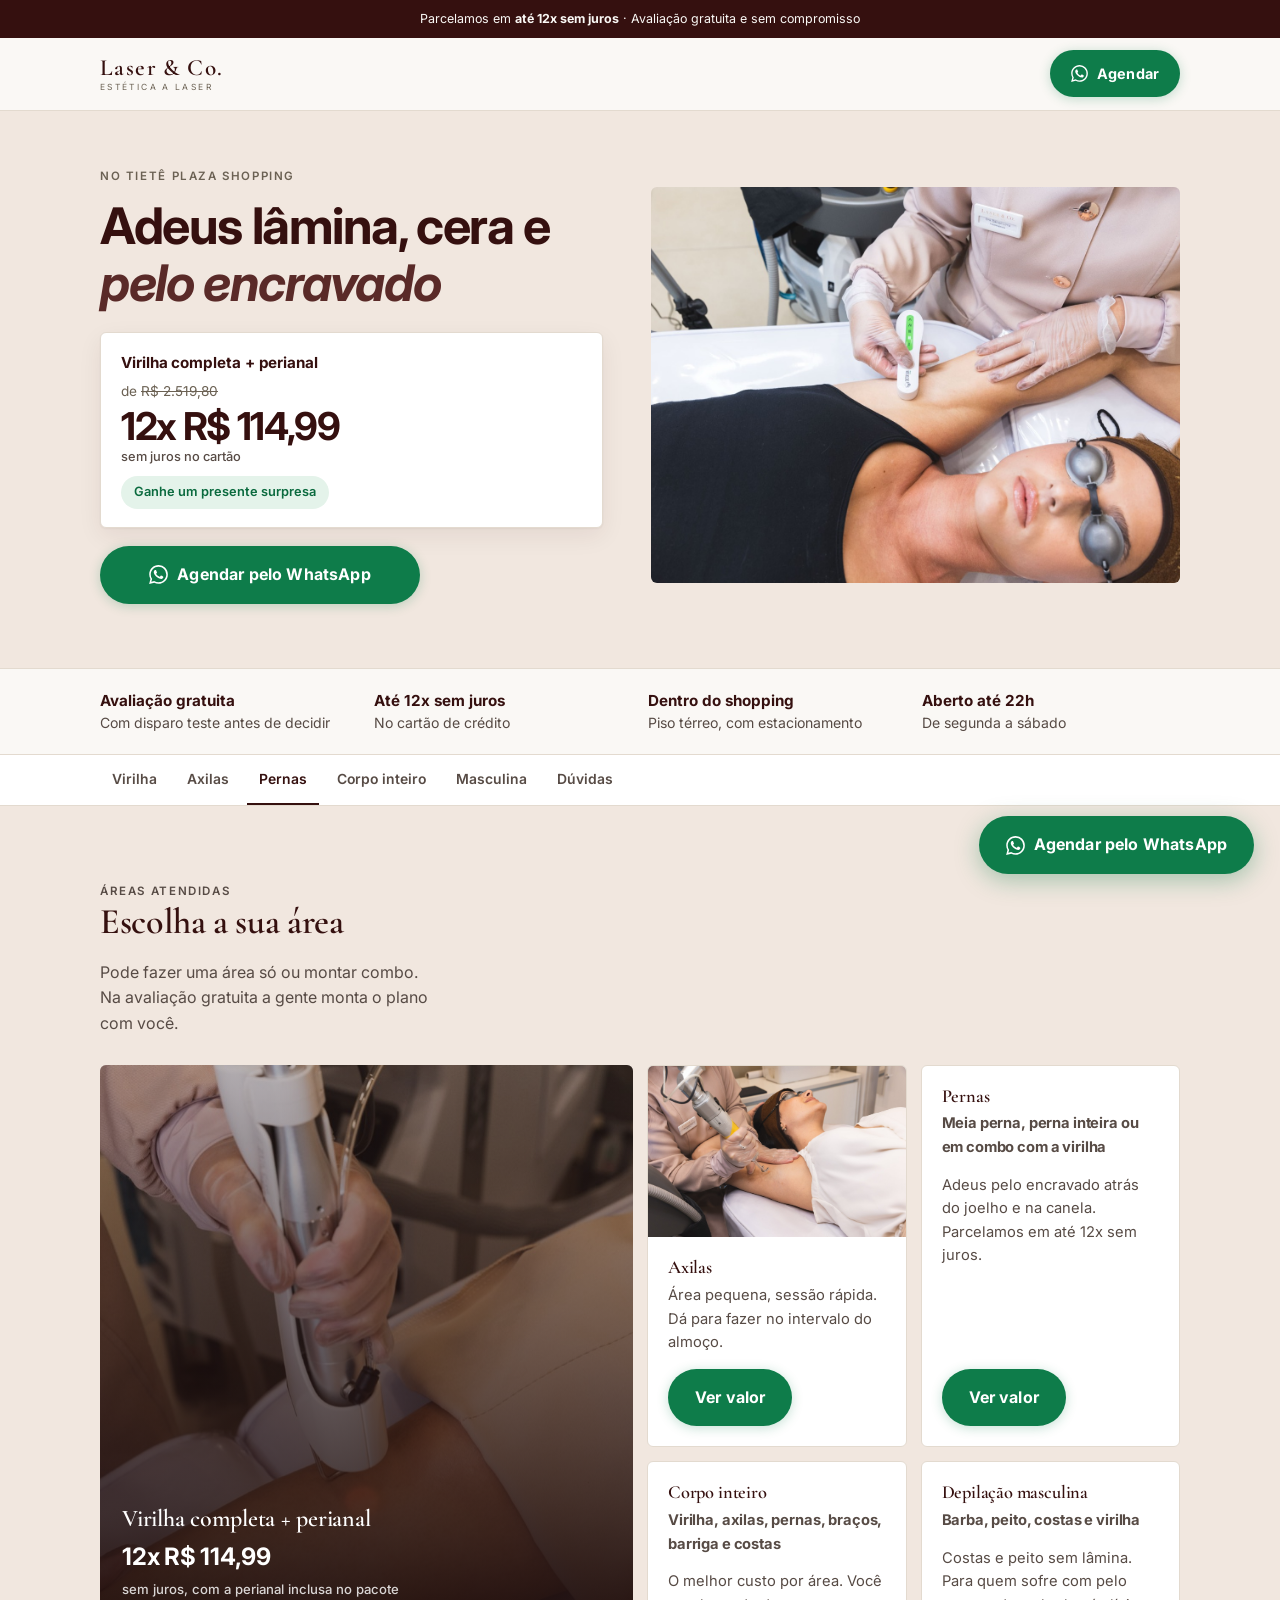
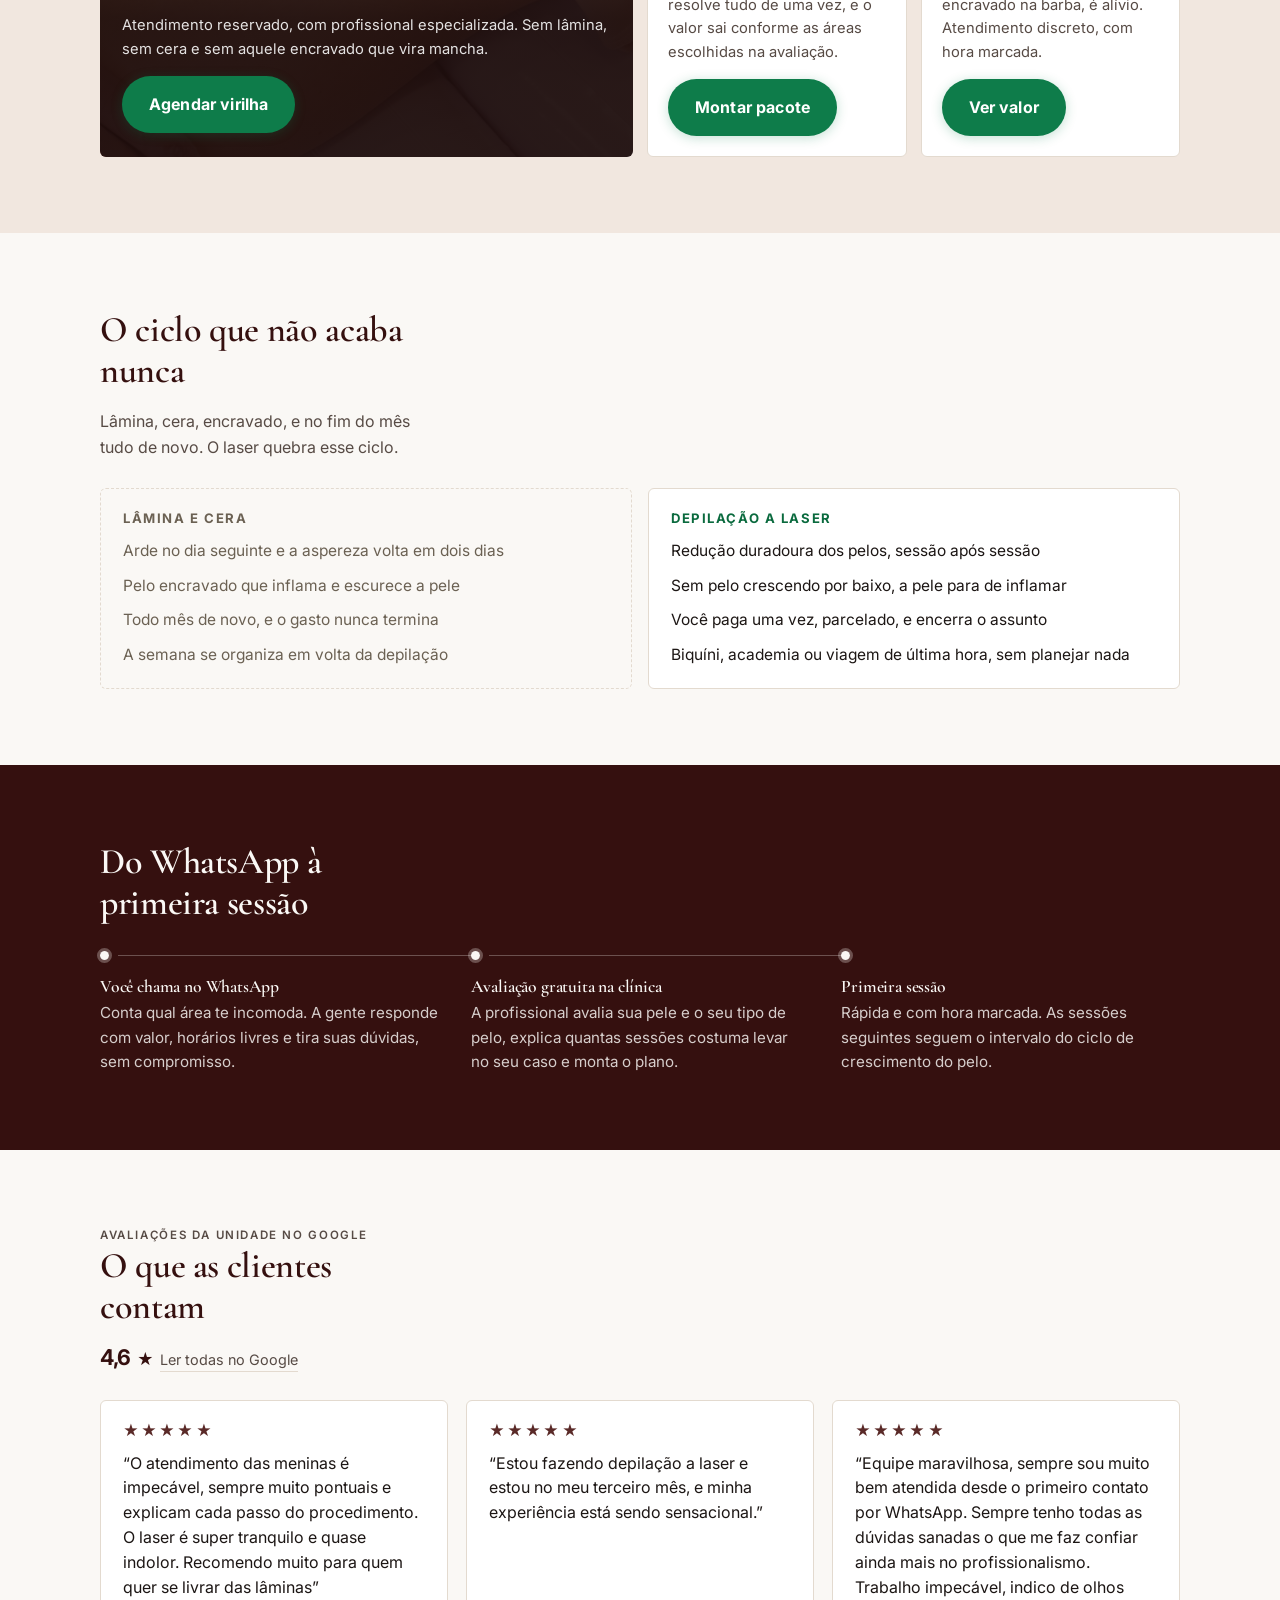
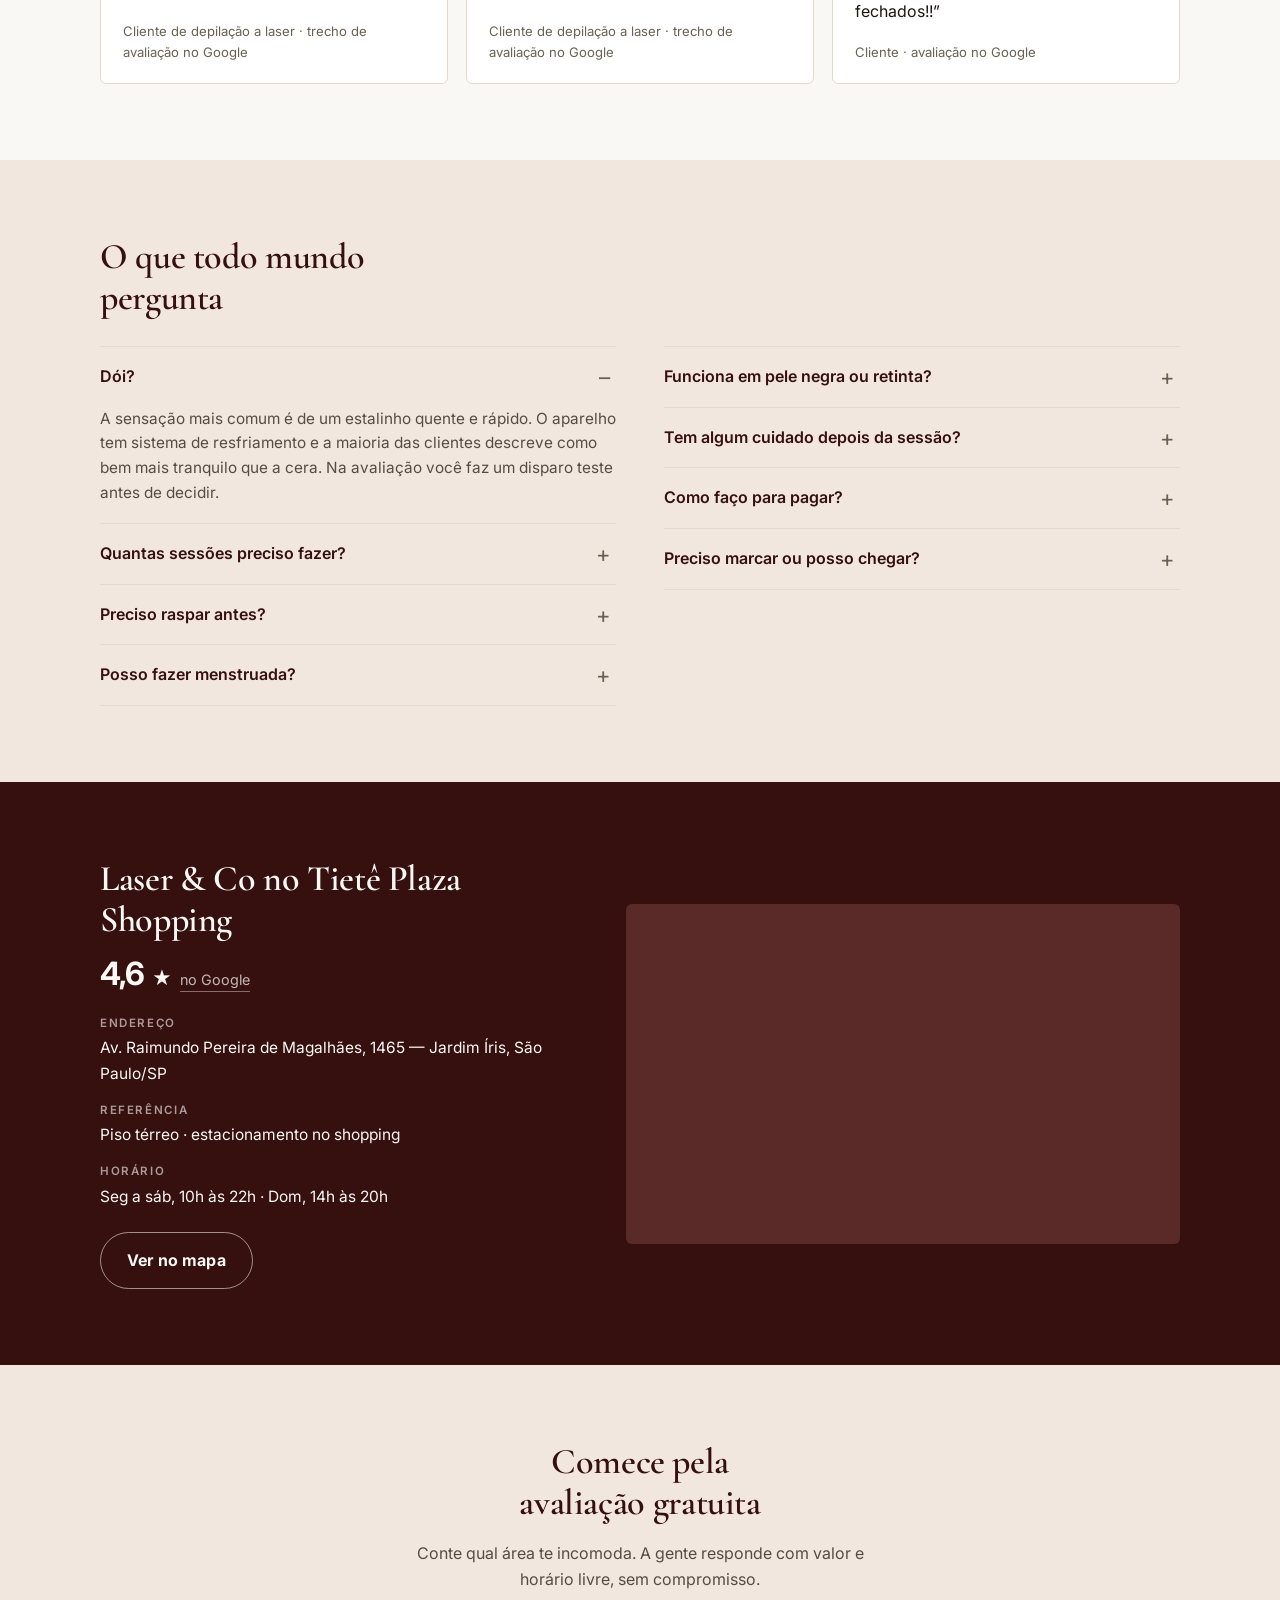
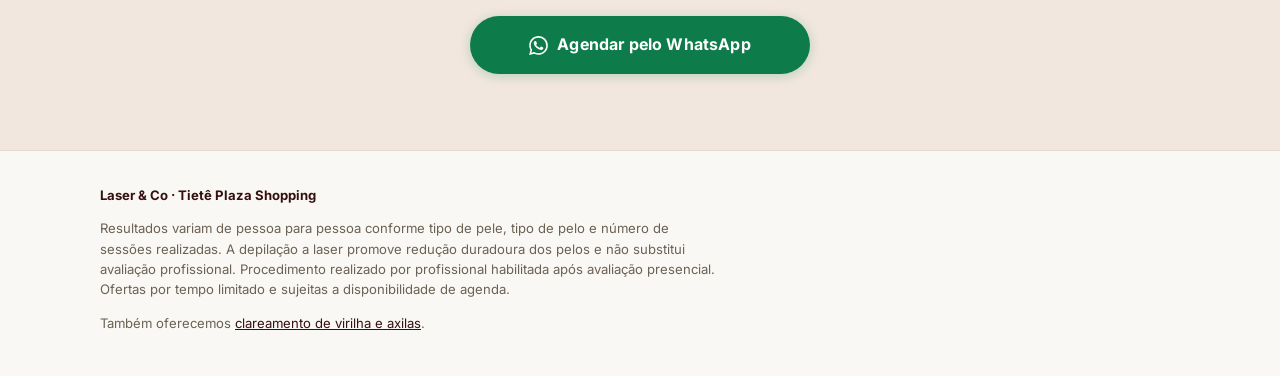
<file: depilacao-laser.html>
<!doctype html>
<html lang="pt-BR">
<head>
<meta charset="utf-8">
<meta name="viewport" content="width=device-width, initial-scale=1">
<title>Depilação a Laser em São Paulo - Virilha + Perianal | Laser &amp; Co</title>
<meta name="description" content="Depilação a laser com profissionais especializados no Tietê Plaza Shopping. Pacote de virilha completa + perianal. Agende pelo WhatsApp.">
<link rel="canonical" href="https://www.lasertieteplaza.com/depilacao-laser">
<meta name="theme-color" content="#FAF8F5" media="(prefers-color-scheme: light)">
<meta name="theme-color" content="#17110F" media="(prefers-color-scheme: dark)">

<link rel="preconnect" href="https://fonts.googleapis.com">
<link rel="preconnect" href="https://fonts.gstatic.com" crossorigin>
<link href="https://fonts.googleapis.com/css2?family=Cormorant+Garamond:wght@600&family=Inter:wght@400;500;600;700&display=swap" rel="stylesheet">
<link rel="stylesheet" href="assets/lp2.css">
<link rel="preload" as="image" href="assets/img/atendimento.jpg" fetchpriority="high">
</head>

<body data-lp="a" data-origem="página de Depilação a laser" data-produto="Depilação a laser Virilha completa + perianal">

<!-- Logotipo do WhatsApp definido uma vez e reusado nos 4 botões -->
<svg width="0" height="0" style="position:absolute" aria-hidden="true"><symbol id="zap" viewBox="0 0 24 24"><path fill="currentColor" d="M17.47 14.38c-.3-.15-1.76-.87-2.03-.97-.27-.1-.47-.15-.67.15-.2.3-.77.97-.94 1.17-.17.2-.35.22-.65.07-.3-.15-1.25-.46-2.38-1.47-.88-.79-1.48-1.76-1.65-2.06-.17-.3-.02-.46.13-.61.14-.13.3-.35.45-.52.15-.17.2-.3.3-.5.1-.2.05-.37-.02-.52-.08-.15-.67-1.61-.92-2.21-.24-.58-.49-.5-.67-.51h-.57c-.2 0-.52.07-.8.37-.27.3-1.04 1.02-1.04 2.48s1.07 2.88 1.22 3.08c.15.2 2.1 3.2 5.08 4.49.71.3 1.26.49 1.69.63.71.23 1.36.2 1.87.12.57-.09 1.76-.72 2.01-1.41.25-.7.25-1.29.17-1.41-.07-.13-.27-.2-.57-.35M12.05 21.8h-.04a9.8 9.8 0 0 1-4.99-1.37l-.36-.21-3.71.97.99-3.62-.23-.37a9.78 9.78 0 0 1-1.5-5.23c0-5.4 4.4-9.8 9.81-9.8 2.62 0 5.08 1.02 6.93 2.88a9.74 9.74 0 0 1 2.87 6.93c0 5.41-4.4 9.81-9.8 9.81M20.5 3.49A11.7 11.7 0 0 0 12.05 0C5.56 0 .28 5.28.28 11.77c0 2.07.54 4.1 1.57 5.88L.18 24l6.5-1.7a11.75 11.75 0 0 0 5.37 1.36h.01c6.48 0 11.76-5.28 11.77-11.77 0-3.14-1.23-6.1-3.45-8.32"/></symbol></svg>

<div class="topbar">
  Parcelamos em <strong>até 12x sem juros</strong> · Avaliação gratuita e sem compromisso
</div>

<header class="header">
  <div class="wrap">
    <a class="logo" href="#topo">
      <span class="logo-nome">Laser &amp; Co.</span>
      <span class="logo-sub">Estética a laser</span>
    </a>
    <a class="btn btn-zap" data-zap data-zap-pos="header">
      <svg width="17" height="17" aria-hidden="true"><use href="#zap"/></svg>
      Agendar
    </a>
  </div>
</header>

<!-- ======================= HERÓI =======================
     4 elementos de texto: local, manchete, oferta, botão. Nada mais.
     No mobile a foto vem DEPOIS do botão, de propósito: quem chegou pelo
     anúncio já quer, precisa achar o botão na primeira tela.             -->
<section class="hero" id="topo">
  <div class="wrap">
    <div>
      <p class="eyebrow">
        No <span data-config="unidade.nome">Tietê Plaza Shopping</span>
      </p>

      <h1 data-h1 data-area-padrao="geral">
        Adeus lâmina, cera e <em>pelo encravado</em>
      </h1>

      <div class="oferta">
        <p class="oferta-titulo" data-config="ofertas.virilha.titulo">Virilha completa + perianal</p>
        <p class="oferta-de">de <span data-config="ofertas.virilha.de">R$ 2.519,80</span></p>
        <p class="oferta-por">
          <span data-config="ofertas.virilha.por">12x R$ 114,99</span>
          <small>sem juros no cartão</small>
        </p>
        <!-- Aparece sozinho quando `ofertas.virilha.sessoes` for preenchido no
             config. Enquanto estiver vazio, o bloco some (sem linha órfã). -->
        <p class="oferta-nota" data-config="ofertas.virilha.sessoes" data-esconde-se-vazio></p>
        <span class="oferta-selo" data-config="ofertas.virilha.selo">Ganhe um presente surpresa</span>
      </div>

      <a class="btn btn-zap btn-zap-bloco" data-zap data-zap-pos="hero">
        <svg width="19" height="19" aria-hidden="true"><use href="#zap"/></svg>
        Agendar pelo WhatsApp
      </a>
    </div>

    <div class="foto">
      <img src="assets/img/atendimento.jpg" width="1400" height="933" fetchpriority="high"
           alt="Profissional da Laser &amp; Co aplicando o laser em uma cliente com óculos de proteção">
    </div>
  </div>
</section>

<!-- ======================= PROVAS =======================
     Eram os chips espremidos dentro do herói. Cada um responde a uma objeção
     de compra: custo, risco, deslocamento e horário.                      -->
<section class="provas">
  <div class="wrap">
    <ul>
      <li><strong>Avaliação gratuita</strong>Com disparo teste antes de decidir</li>
      <li><strong>Até 12x sem juros</strong>No cartão de crédito</li>
      <li><strong>Dentro do shopping</strong>Piso térreo, com estacionamento</li>
      <li><strong>Aberto até 22h</strong>De segunda a sábado</li>
    </ul>
  </div>
</section>

<nav class="ancoras" aria-label="Áreas atendidas">
  <ul>
    <li><a href="#virilha">Virilha</a></li>
    <li><a href="#axilas">Axilas</a></li>
    <li><a href="#pernas">Pernas</a></li>
    <li><a href="#corpo">Corpo inteiro</a></li>
    <li><a href="#masculina">Masculina</a></li>
    <li><a href="#faq">Dúvidas</a></li>
  </ul>
</nav>

<!-- ======================= ÁREAS =======================
     Vem antes da seção de dor de propósito: o tráfego é de busca, com
     intenção declarada. Quem pesquisou "axilas" quer ver axilas e o preço,
     não ser convencido de que a cera dói.
     A virilha ocupa a célula grande porque é o carro-chefe.               -->
<section class="secao secao-areia">
  <div class="wrap">
    <div class="titulo-secao">
      <p class="eyebrow">Áreas atendidas</p>
      <h2>Escolha a sua área</h2>
      <p>Pode fazer uma área só ou montar combo. Na avaliação gratuita a gente monta o plano com você.</p>
    </div>

    <div class="bento">

      <article class="celula celula-destaque" id="virilha">
        <img src="assets/img/pernas.jpg" loading="lazy" width="1400" height="933"
             alt="Aplicação do laser de depilação na pele">
        <div class="celula-corpo">
          <h3>Virilha completa + perianal</h3>
          <p class="celula-preco">
            <span data-config="ofertas.virilha.por">12x R$ 114,99</span>
            <small>sem juros, com a perianal inclusa no pacote</small>
          </p>
          <p>Atendimento reservado, com profissional especializada. Sem lâmina, sem cera e sem aquele encravado que vira mancha.</p>
          <a class="btn btn-zap" data-zap data-zap-pos="secao-virilha"
             data-zap-produto="Depilação a laser Virilha completa + perianal">Agendar virilha</a>
        </div>
      </article>

      <article class="celula" id="axilas">
        <div class="celula-foto">
          <img src="assets/img/axilas.jpg" loading="lazy" width="1400" height="933"
               alt="Depilação a laser de axilas">
        </div>
        <div class="celula-corpo">
          <h3>Axilas</h3>
          <p>Área pequena, sessão rápida. Dá para fazer no intervalo do almoço.</p>
          <a class="btn btn-zap" data-zap data-zap-pos="secao-axilas"
             data-zap-produto="Depilação a laser Axilas">Ver valor</a>
        </div>
      </article>

      <article class="celula" id="pernas">
        <div class="celula-corpo">
          <h3>Pernas</h3>
          <p class="celula-preco">Meia perna, perna inteira ou em combo com a virilha</p>
          <p>Adeus pelo encravado atrás do joelho e na canela. Parcelamos em até 12x sem juros.</p>
          <a class="btn btn-zap" data-zap data-zap-pos="secao-pernas"
             data-zap-produto="Depilação a laser Pernas">Ver valor</a>
        </div>
      </article>

      <article class="celula" id="corpo">
        <div class="celula-corpo">
          <h3>Corpo inteiro</h3>
          <p class="celula-preco">Virilha, axilas, pernas, braços, barriga e costas</p>
          <p>O melhor custo por área. Você resolve tudo de uma vez, e o valor sai conforme as áreas escolhidas na avaliação.</p>
          <a class="btn btn-zap" data-zap data-zap-pos="secao-corpo"
             data-zap-produto="Depilação a laser Corpo inteiro">Montar pacote</a>
        </div>
      </article>

      <article class="celula" id="masculina">
        <div class="celula-corpo">
          <h3>Depilação masculina</h3>
          <p class="celula-preco">Barba, peito, costas e virilha</p>
          <p>Costas e peito sem lâmina. Para quem sofre com pelo encravado na barba, é alívio. Atendimento discreto, com hora marcada.</p>
          <a class="btn btn-zap" data-zap data-zap-pos="secao-masculina"
             data-zap-produto="Depilação a laser Masculina">Ver valor</a>
        </div>
      </article>

    </div>
  </div>
</section>

<!-- ======================= O CICLO ======================= -->
<section class="secao">
  <div class="wrap">
    <div class="titulo-secao">
      <h2>O ciclo que não acaba nunca</h2>
      <p>Lâmina, cera, encravado, e no fim do mês tudo de novo. O laser quebra esse ciclo.</p>
    </div>

    <div class="compara">
      <div class="compara-col hoje">
        <h3>Lâmina e cera</h3>
        <ul>
          <li>Arde no dia seguinte e a aspereza volta em dois dias</li>
          <li>Pelo encravado que inflama e escurece a pele</li>
          <li>Todo mês de novo, e o gasto nunca termina</li>
          <li>A semana se organiza em volta da depilação</li>
        </ul>
      </div>
      <div class="compara-col agora">
        <h3>Depilação a laser</h3>
        <ul>
          <li>Redução duradoura dos pelos, sessão após sessão</li>
          <li>Sem pelo crescendo por baixo, a pele para de inflamar</li>
          <li>Você paga uma vez, parcelado, e encerra o assunto</li>
          <li>Biquíni, academia ou viagem de última hora, sem planejar nada</li>
        </ul>
      </div>
    </div>
  </div>
</section>

<!-- ======================= COMO FUNCIONA ======================= -->
<section class="secao secao-tinta">
  <div class="wrap">
    <div class="titulo-secao">
      <h2>Do WhatsApp à primeira sessão</h2>
    </div>
    <ol class="passos">
      <li>
        <h3>Você chama no WhatsApp</h3>
        <p>Conta qual área te incomoda. A gente responde com valor, horários livres e tira suas dúvidas, sem compromisso.</p>
      </li>
      <li>
        <h3>Avaliação gratuita na clínica</h3>
        <p>A profissional avalia sua pele e o seu tipo de pelo, explica quantas sessões costuma levar no seu caso e monta o plano.</p>
      </li>
      <li>
        <h3>Primeira sessão</h3>
        <p>Rápida e com hora marcada. As sessões seguintes seguem o intervalo do ciclo de crescimento do pelo.</p>
      </li>
    </ol>
  </div>
</section>

<!-- ======================= AVALIAÇÕES =======================
     Trechos LITERAIS de avaliações 5★ públicas do perfil da unidade no
     Google, lidas em 10/09/2026. As 94 avaliações e o critério de escolha
     estão em 2026-09-10_avaliacoes-google-prova-social.md.
     Sem nome de propósito: usar o nome de alguém em propaganda exige
     autorização (Código Civil, art. 18). Com o OK da cliente, trocar
     "Cliente" pelo primeiro nome e a inicial do sobrenome.
     Nunca reescrever, "melhorar" nem inventar depoimento. Onde houve corte,
     a legenda diz "trecho".                                                -->
<section class="secao" id="avaliacoes">
  <div class="wrap">
    <div class="titulo-secao">
      <p class="eyebrow">Avaliações da unidade no Google</p>
      <h2>O que as clientes contam</h2>
      <a class="depos-nota" href="https://maps.google.com/?cid=9865193678951033634"
         target="_blank" rel="noopener"
         aria-label="Nota 4,6 de 5 no Google. Abre todas as avaliações da unidade.">
        <strong>4,6</strong>
        <span aria-hidden="true">★</span>
        <span class="depos-nota-link">Ler todas no Google</span>
      </a>
    </div>

    <div class="depos">
      <figure class="depo">
        <p class="depo-estrelas"><span class="sr">5 de 5 estrelas</span><span aria-hidden="true">★★★★★</span></p>
        <blockquote>
          <p>“O atendimento das meninas é impecável, sempre muito pontuais e explicam cada passo do procedimento. O laser é super tranquilo e quase indolor. Recomendo muito para quem quer se livrar das lâminas”</p>
        </blockquote>
        <figcaption>Cliente de depilação a laser · trecho de avaliação no Google</figcaption>
      </figure>

      <figure class="depo">
        <p class="depo-estrelas"><span class="sr">5 de 5 estrelas</span><span aria-hidden="true">★★★★★</span></p>
        <blockquote>
          <p>“Estou fazendo depilação a laser e estou no meu terceiro mês, e minha experiência está sendo sensacional.”</p>
        </blockquote>
        <figcaption>Cliente de depilação a laser · trecho de avaliação no Google</figcaption>
      </figure>

      <figure class="depo">
        <p class="depo-estrelas"><span class="sr">5 de 5 estrelas</span><span aria-hidden="true">★★★★★</span></p>
        <blockquote>
          <p>“Equipe maravilhosa, sempre sou muito bem atendida desde o primeiro contato por WhatsApp. Sempre tenho todas as dúvidas sanadas o que me faz confiar ainda mais no profissionalismo. Trabalho impecável, indico de olhos fechados!!”</p>
        </blockquote>
        <figcaption>Cliente · avaliação no Google</figcaption>
      </figure>
    </div>
  </div>
</section>

<!-- ======================= FAQ ======================= -->
<section class="secao secao-areia" id="faq">
  <div class="wrap">
    <div class="titulo-secao">
      <h2>O que todo mundo pergunta</h2>
    </div>

    <div class="faq-grid">
      <div class="faq">
        <details open>
          <summary>Dói?</summary>
          <p>A sensação mais comum é de um estalinho quente e rápido. O aparelho tem sistema de resfriamento e a maioria das clientes descreve como bem mais tranquilo que a cera. Na avaliação você faz um disparo teste antes de decidir.</p>
        </details>
        <details>
          <summary>Quantas sessões preciso fazer?</summary>
          <p>Depende do tipo de pelo, da área e do seu organismo, e é isso que a avaliação gratuita define. O laser age no pelo em fase de crescimento, então as sessões são espaçadas para pegar cada ciclo.</p>
        </details>
        <details>
          <summary>Preciso raspar antes?</summary>
          <p>Sim: raspe a área com lâmina <strong>3 dias antes</strong> do procedimento. O que não pode é ter feito cera ou arrancado o pelo pela raiz nas semanas anteriores, porque o laser precisa da raiz no lugar.</p>
        </details>
        <details>
          <summary>Posso fazer menstruada?</summary>
          <p>Pode, inclusive virilha, usando absorvente interno ou coletor. Se preferir remarcar, é só avisar com antecedência.</p>
        </details>
      </div>

      <div class="faq">
        <details>
          <summary>Funciona em pele negra ou retinta?</summary>
          <p>Sim. O protocolo e os parâmetros são ajustados ao seu fototipo na avaliação, e é justamente isso que a profissional analisa antes da primeira sessão.</p>
        </details>
        <details>
          <summary>Tem algum cuidado depois da sessão?</summary>
          <p>Nas primeiras 48h evite sol direto, sauna e piscina, e use protetor solar na área. Sua rotina normal segue igual, inclusive academia. A profissional entrega as orientações por escrito no dia.</p>
        </details>
        <details>
          <summary>Como faço para pagar?</summary>
          <p>Parcelamos em até 12x sem juros no cartão. Também dá para combinar outras formas, é só perguntar no WhatsApp.</p>
        </details>
        <details>
          <summary>Preciso marcar ou posso chegar?</summary>
          <p>A avaliação é com hora marcada, para você não esperar. Chame no WhatsApp e a gente te passa os horários livres, inclusive à noite e aos sábados.</p>
        </details>
      </div>
    </div>
  </div>
</section>

<!-- ======================= LOCAL ======================= -->
<section class="secao secao-tinta" id="local">
  <div class="wrap">
    <div class="local">
      <div>
        <h2>Laser &amp; Co no <span data-config="unidade.nome">Tietê Plaza Shopping</span></h2>
        <!-- Nota real do perfil da unidade no Google (4,6), conferida em
             28/08 e de novo em 10/09/2026. O link vai para o perfil da
             CLÍNICA via CID, o mesmo destino do botão "Ver no mapa". -->
        <a class="nota-google" href="https://maps.google.com/?cid=9865193678951033634"
           target="_blank" rel="noopener"
           aria-label="Nota 4,6 de 5 no Google. Abre o perfil da unidade.">
          <strong>4,6</strong>
          <span aria-hidden="true">★</span>
          <span class="nota-fonte">no Google</span>
        </a>
        <ul class="local-dados">
          <li>
            <strong>Endereço</strong>
            <span data-config="unidade.endereco">Av. Raimundo Pereira de Magalhães, 1465, Jardim Íris, São Paulo/SP</span>
          </li>
          <li>
            <strong>Referência</strong>
            <span data-config="unidade.referencia">Piso térreo · estacionamento no shopping</span>
          </li>
          <li>
            <strong>Horário</strong>
            <span data-config="unidade.horario">Seg a sáb, 10h às 22h · Dom, 14h às 20h</span>
          </li>
        </ul>
        <a class="btn btn-claro" target="_blank" rel="noopener"
           data-config="unidade.mapsUrl" href="#">Ver no mapa</a>
      </div>
      <div class="mapa">
        <iframe data-config="unidade.mapsEmbed" referrerpolicy="no-referrer-when-downgrade"
                title="Mapa da unidade Laser &amp; Co no Tietê Plaza Shopping"></iframe>
      </div>
    </div>
  </div>
</section>

<!-- ======================= CTA FINAL ======================= -->
<section class="secao cta-final">
  <div class="wrap">
    <h2>Comece pela avaliação gratuita</h2>
    <p>Conte qual área te incomoda. A gente responde com valor e horário livre, sem compromisso.</p>
    <a class="btn btn-zap" data-zap data-zap-pos="cta-final">
      <svg width="19" height="19" aria-hidden="true"><use href="#zap"/></svg>
      Agendar pelo WhatsApp
    </a>
  </div>
</section>

<footer class="rodape">
  <div class="wrap">
    <p><strong>Laser &amp; Co · <span data-config="unidade.nome">Tietê Plaza Shopping</span></strong></p>
    <p>
      Resultados variam de pessoa para pessoa conforme tipo de pele, tipo de pelo e número
      de sessões realizadas. A depilação a laser promove redução duradoura dos pelos e não
      substitui avaliação profissional. Procedimento realizado por profissional habilitada
      após avaliação presencial. Ofertas por tempo limitado e sujeitas a disponibilidade de agenda.
    </p>
    <p>Também oferecemos <a href="clareamento.html">clareamento de virilha e axilas</a>.</p>
  </div>
</footer>

<div class="fixo">
  <a class="btn btn-zap" data-zap data-zap-pos="fixo">
    <svg width="19" height="19" aria-hidden="true"><use href="#zap"/></svg>
    Agendar pelo WhatsApp
  </a>
</div>

<script src="assets/config.js"></script>
<script src="assets/lp.js"></script>
</body>
</html>
</file>
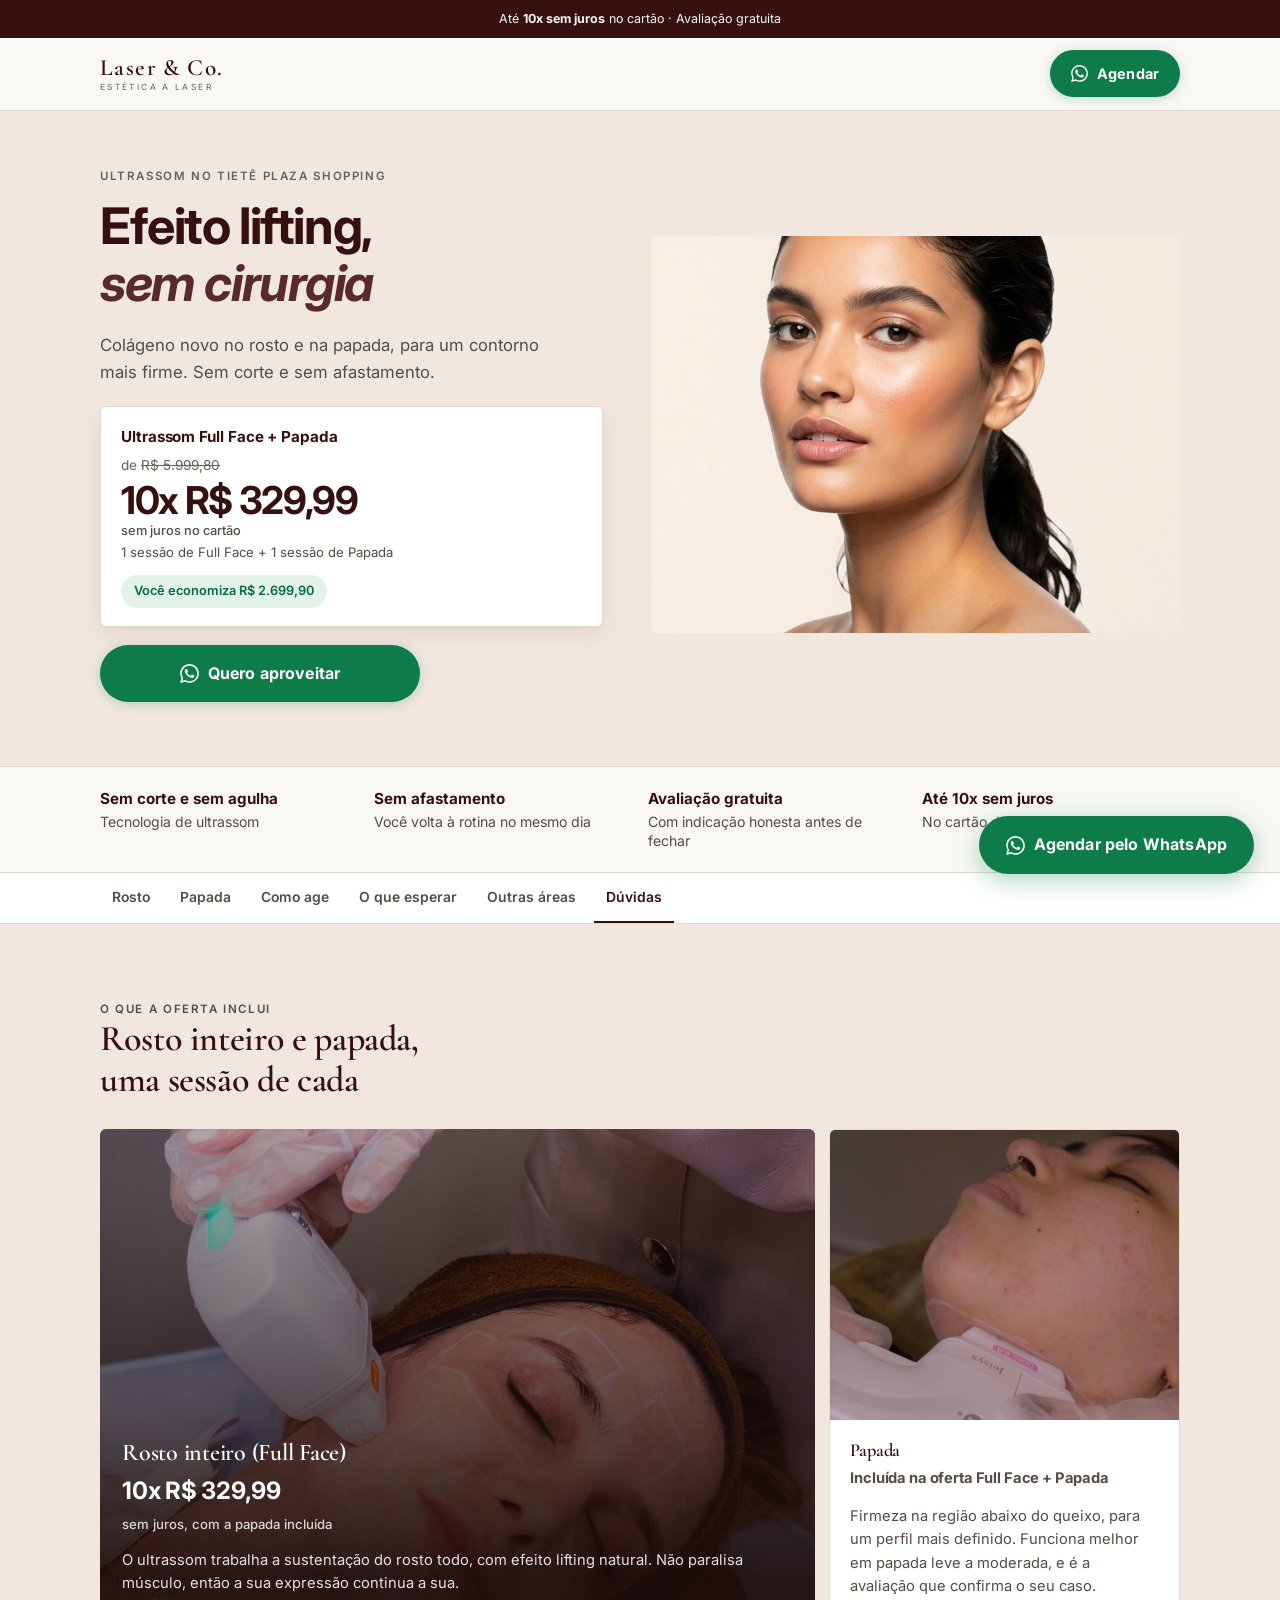
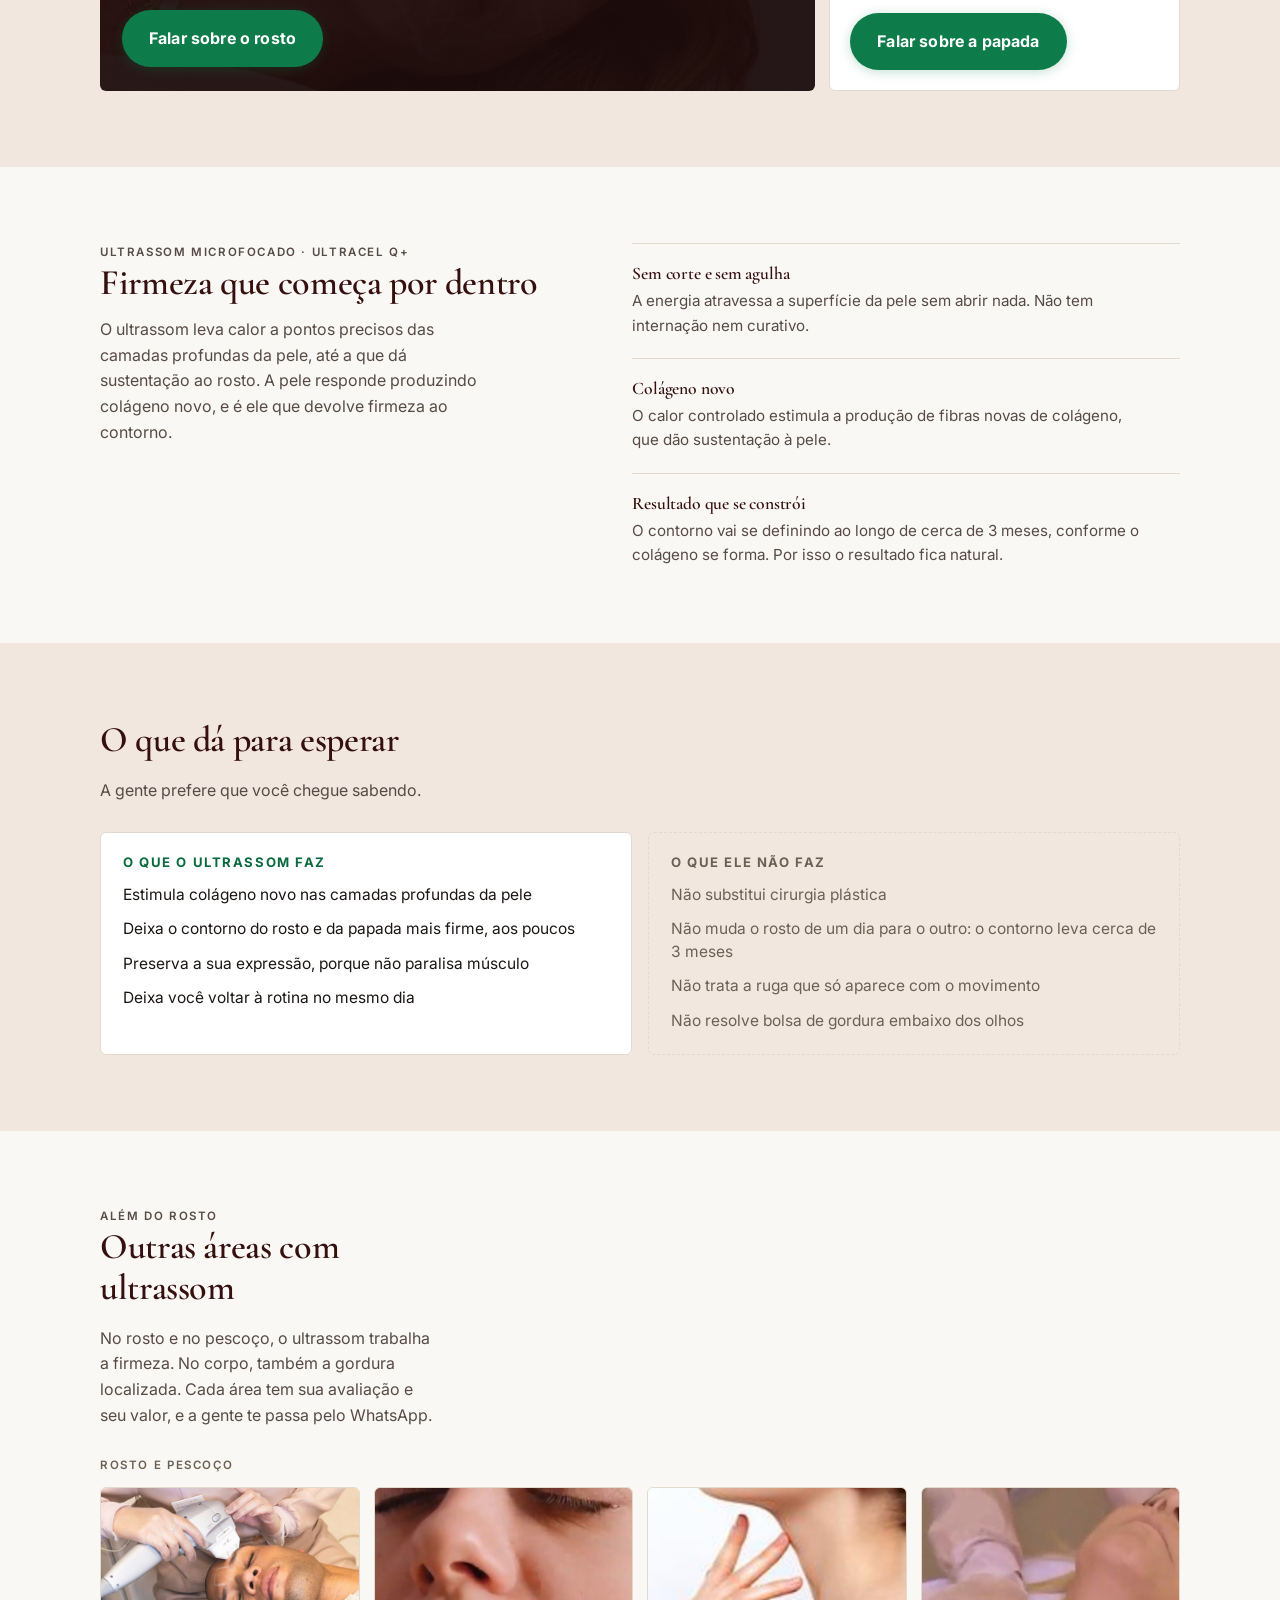
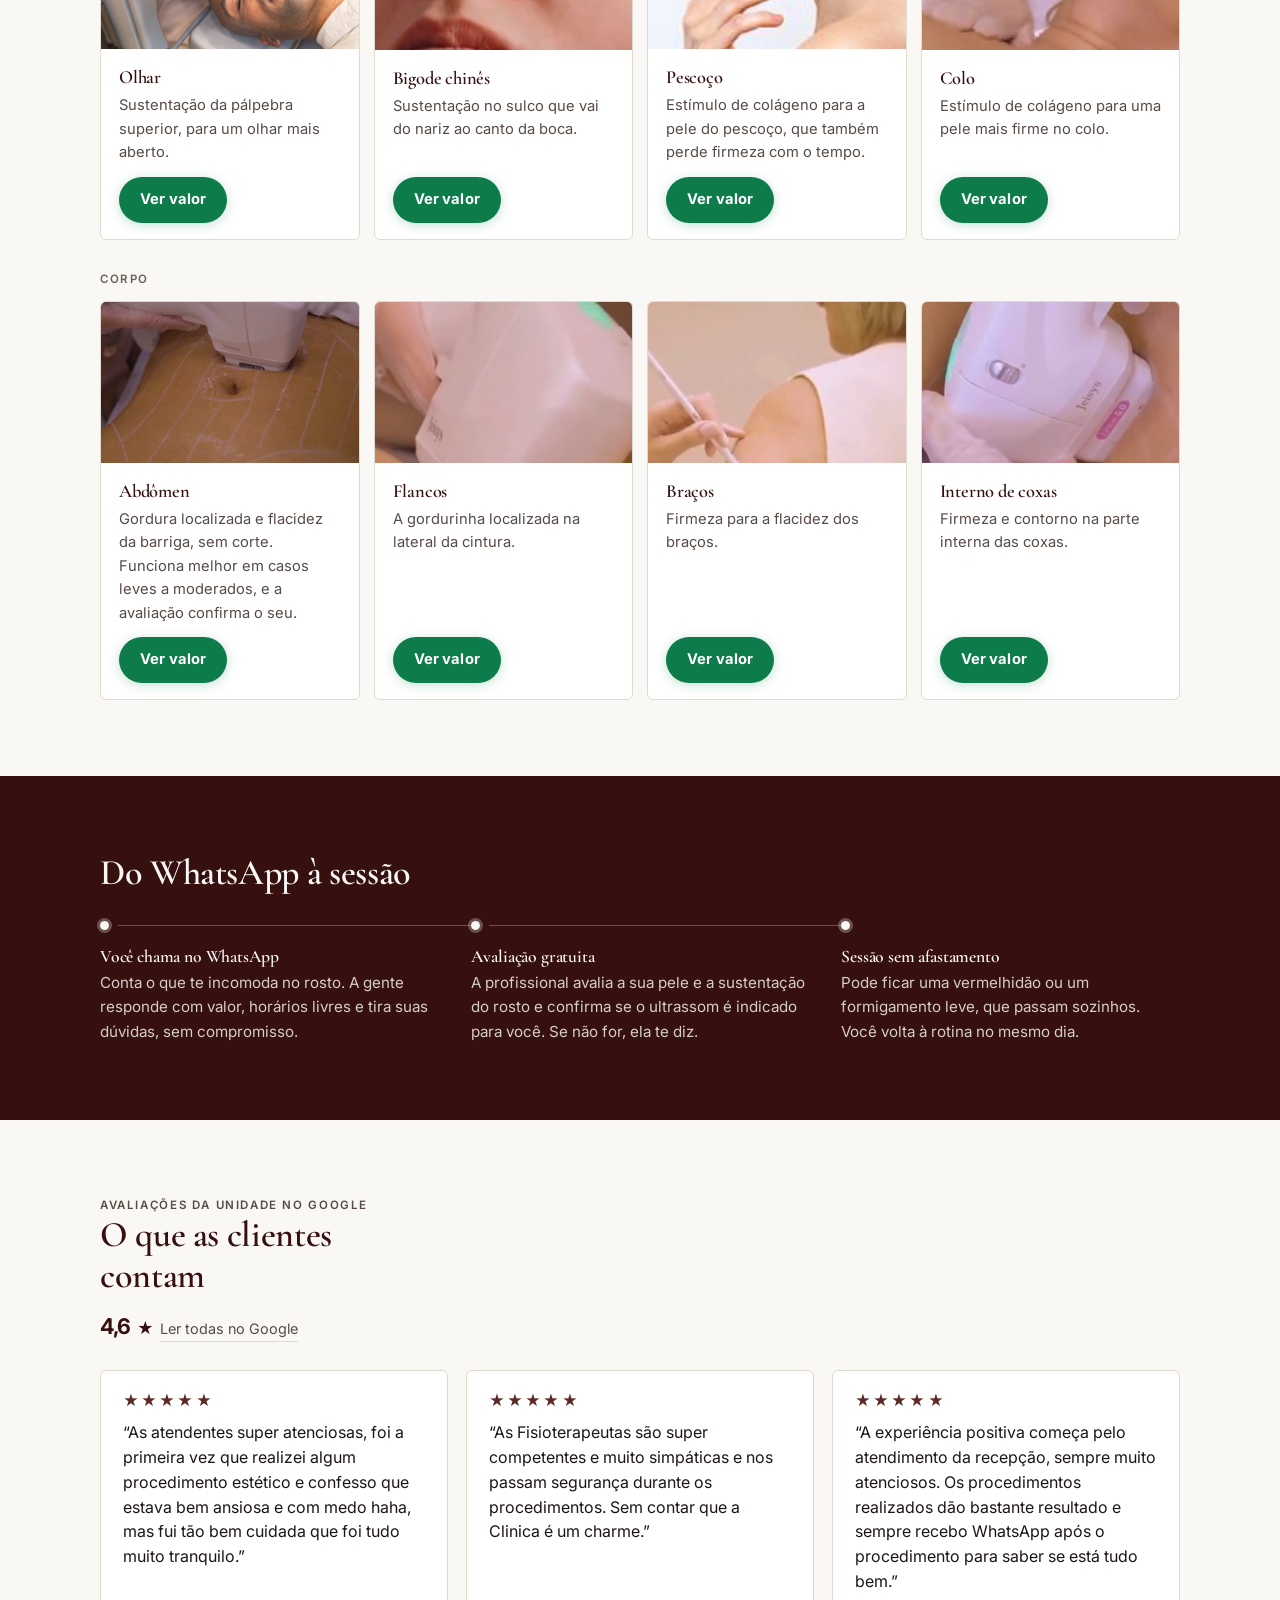
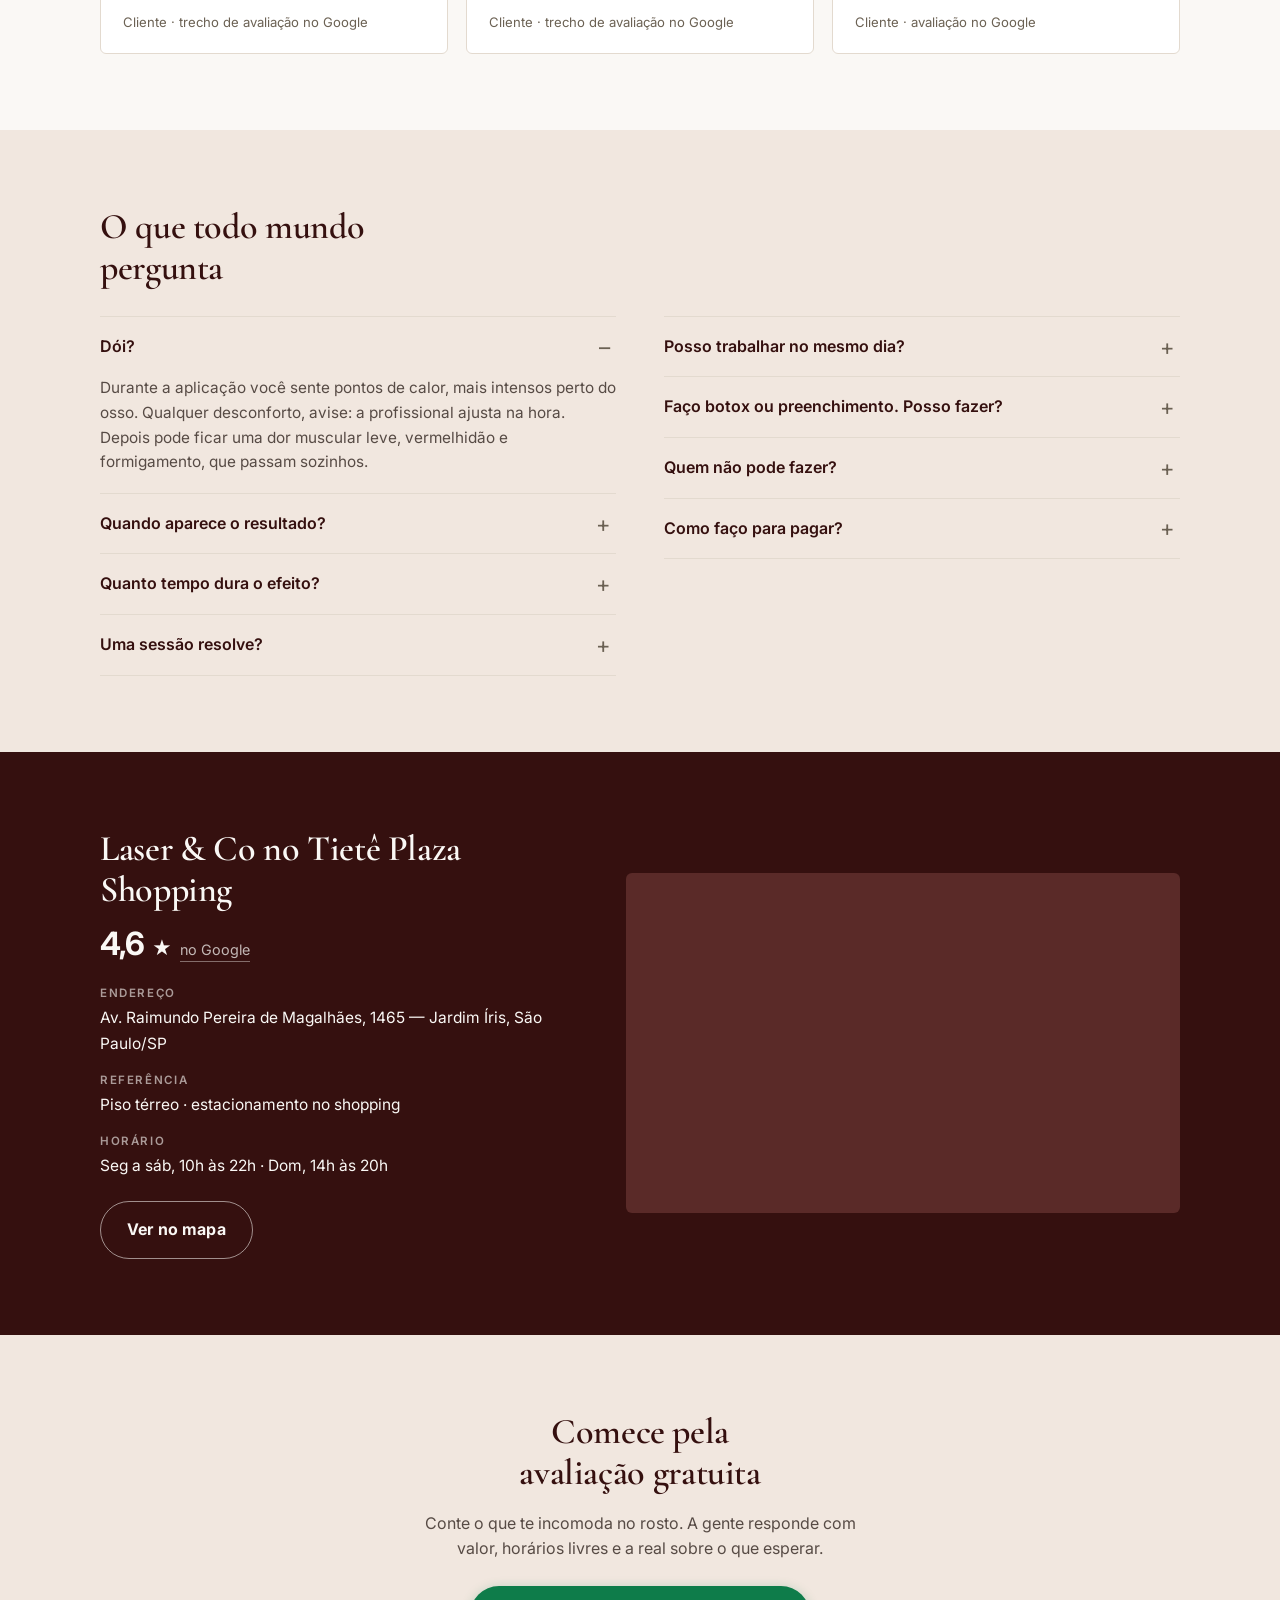
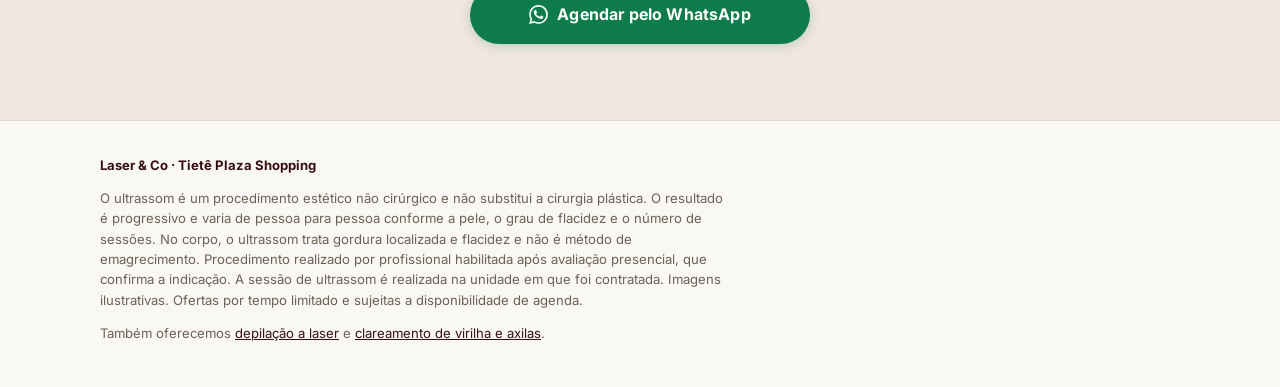
<file: ultrassom.html>
<!doctype html>
<html lang="pt-BR">
<head>
<meta charset="utf-8">
<meta name="viewport" content="width=device-width, initial-scale=1">
<title>Ultrassom Full Face + Papada em São Paulo | Laser &amp; Co</title>
<meta name="description" content="Ultrassom no rosto e na papada no Tietê Plaza Shopping: colágeno novo para um contorno mais firme, sem corte e sem afastamento. Agende pelo WhatsApp.">
<link rel="canonical" href="https://www.lasertieteplaza.com/ultrassom">
<meta name="theme-color" content="#FAF8F5" media="(prefers-color-scheme: light)">
<meta name="theme-color" content="#17110F" media="(prefers-color-scheme: dark)">

<link rel="preconnect" href="https://fonts.googleapis.com">
<link rel="preconnect" href="https://fonts.gstatic.com" crossorigin>
<link href="https://fonts.googleapis.com/css2?family=Cormorant+Garamond:wght@600&family=Inter:wght@400;500;600;700&display=swap" rel="stylesheet">
<link rel="stylesheet" href="assets/lp2.css">
<link rel="preload" as="image" href="assets/img/ultrassom-hero.jpg" fetchpriority="high">
</head>

<body data-lp="c" data-origem="página do Ultrassom" data-produto="Ultrassom Full Face + Papada">

<!-- LP C (ultrassom). No ar desde 10/09/2026, SEM anúncio apontando e sem
     link nas outras páginas. Pendente com a Kizzy: a confirmação do preço
     (ver ofertas.ultrassom no config.js). Só apontar anúncio depois disso.
     As fotos vêm do site da rede e são provisórias: dá para trocar por
     fotos da unidade quando houver.                                         -->

<!-- Logotipo do WhatsApp definido uma vez e reusado nos botões -->
<svg width="0" height="0" style="position:absolute" aria-hidden="true"><symbol id="zap" viewBox="0 0 24 24"><path fill="currentColor" d="M17.47 14.38c-.3-.15-1.76-.87-2.03-.97-.27-.1-.47-.15-.67.15-.2.3-.77.97-.94 1.17-.17.2-.35.22-.65.07-.3-.15-1.25-.46-2.38-1.47-.88-.79-1.48-1.76-1.65-2.06-.17-.3-.02-.46.13-.61.14-.13.3-.35.45-.52.15-.17.2-.3.3-.5.1-.2.05-.37-.02-.52-.08-.15-.67-1.61-.92-2.21-.24-.58-.49-.5-.67-.51h-.57c-.2 0-.52.07-.8.37-.27.3-1.04 1.02-1.04 2.48s1.07 2.88 1.22 3.08c.15.2 2.1 3.2 5.08 4.49.71.3 1.26.49 1.69.63.71.23 1.36.2 1.87.12.57-.09 1.76-.72 2.01-1.41.25-.7.25-1.29.17-1.41-.07-.13-.27-.2-.57-.35M12.05 21.8h-.04a9.8 9.8 0 0 1-4.99-1.37l-.36-.21-3.71.97.99-3.62-.23-.37a9.78 9.78 0 0 1-1.5-5.23c0-5.4 4.4-9.8 9.81-9.8 2.62 0 5.08 1.02 6.93 2.88a9.74 9.74 0 0 1 2.87 6.93c0 5.41-4.4 9.81-9.8 9.81M20.5 3.49A11.7 11.7 0 0 0 12.05 0C5.56 0 .28 5.28.28 11.77c0 2.07.54 4.1 1.57 5.88L.18 24l6.5-1.7a11.75 11.75 0 0 0 5.37 1.36h.01c6.48 0 11.76-5.28 11.77-11.77 0-3.14-1.23-6.1-3.45-8.32"/></symbol></svg>

<div class="topbar">
  Até <strong>10x sem juros</strong> no cartão · Avaliação gratuita
</div>

<header class="header">
  <div class="wrap">
    <a class="logo" href="#topo">
      <span class="logo-nome">Laser &amp; Co.</span>
      <span class="logo-sub">Estética a laser</span>
    </a>
    <a class="btn btn-zap" data-zap data-zap-pos="header">
      <svg width="17" height="17" aria-hidden="true"><use href="#zap"/></svg>
      Agendar
    </a>
  </div>
</header>

<!-- ======================= HERÓI =======================
     O H1 vende o resultado, não o aparelho: "Ultrassom Fullface" como
     manchete foi o criativo que não decolou (copy-ofertas). O nome técnico
     fica no cartão da oferta e, para quem vem do Google, no H1 do ?a=.
     Nada de pergunta sobre o rosto de quem lê ("sente o rosto...?"): é
     atributo pessoal, o erro que esta conta já cometeu no Meta em ago/26. -->
<section class="hero" id="topo">
  <div class="wrap">
    <div>
      <p class="eyebrow">
        Ultrassom no <span data-config="unidade.nome">Tietê Plaza Shopping</span>
      </p>

      <h1 data-h1 data-area-padrao="full-face-papada">
        Efeito lifting, <em>sem cirurgia</em>
      </h1>

      <p class="hero-sub">
        Colágeno novo no rosto e na papada, para um contorno mais firme.
        Sem corte e sem afastamento.
      </p>

      <div class="oferta">
        <p class="oferta-titulo" data-config="ofertas.ultrassom.titulo">Ultrassom Full Face + Papada</p>
        <p class="oferta-de" data-esconde-se-vazio>de <span data-config="ofertas.ultrassom.de">R$ 5.999,80</span></p>
        <p class="oferta-por">
          <span data-config="ofertas.ultrassom.por">10x R$ 329,99</span>
          <small>sem juros no cartão</small>
        </p>
        <!-- Nº de sessões na mesma moldura do preço: é o que evita a
             reclamação nº 1 (preço sem a contagem do que ele cobre). -->
        <p class="oferta-nota" data-config="ofertas.ultrassom.sessoes" data-esconde-se-vazio>1 sessão de Full Face + 1 sessão de Papada</p>
        <span class="oferta-selo" data-config="ofertas.ultrassom.selo" data-esconde-se-vazio>Você economiza R$ 2.699,90</span>
      </div>

      <!-- Mesmo CTA da arte do Meta: quem clicou em "Quero aproveitar"
           encontra o mesmo botão ao chegar. -->
      <a class="btn btn-zap btn-zap-bloco" data-zap data-zap-pos="hero">
        <svg width="19" height="19" aria-hidden="true"><use href="#zap"/></svg>
        Quero aproveitar
      </a>
    </div>

    <div class="foto">
      <!-- Foto da campanha da rede (banner "Efeito Lifting Natural" do
           lasercompany.com), na versão sem texto e sem setas que o Gustavo
           gerou no Grok. Recortada em volta da modelo, que no original fica no
           canto direito: sem o recorte, o object-fit mostraria só o fundo. -->
      <img src="assets/img/ultrassom-hero.jpg" width="880" height="992" fetchpriority="high"
           alt="Retrato de uma mulher com o contorno do rosto e do pescoço em evidência, em fundo claro">
    </div>
  </div>
</section>

<!-- ======================= PROVAS =======================
     Cada item responde a uma objeção: medo de procedimento, tempo parado,
     "será que é para mim?" e custo.                                        -->
<section class="provas">
  <div class="wrap">
    <ul>
      <li><strong>Sem corte e sem agulha</strong>Tecnologia de ultrassom</li>
      <li><strong>Sem afastamento</strong>Você volta à rotina no mesmo dia</li>
      <li><strong>Avaliação gratuita</strong>Com indicação honesta antes de fechar</li>
      <li><strong>Até 10x sem juros</strong>No cartão de crédito</li>
    </ul>
  </div>
</section>

<nav class="ancoras" aria-label="Seções">
  <ul>
    <li><a href="#full-face">Rosto</a></li>
    <li><a href="#papada">Papada</a></li>
    <li><a href="#como-age">Como age</a></li>
    <li><a href="#o-que-esperar">O que esperar</a></li>
    <li><a href="#outras-areas">Outras áreas</a></li>
    <li><a href="#faq">Dúvidas</a></li>
  </ul>
</nav>

<!-- ======================= ÁREAS =======================
     As duas áreas da oferta. O rosto ocupa a célula grande porque é o
     Full Face; a papada vem junto, com uma sessão de cada.                 -->
<section class="secao secao-areia">
  <div class="wrap">
    <div class="titulo-secao">
      <p class="eyebrow">O que a oferta inclui</p>
      <h2>Rosto inteiro e papada, uma sessão de cada</h2>
    </div>

    <div class="bento bento-duplo">

      <article class="celula celula-destaque" id="full-face">
        <!-- Foto real de procedimento do site da rede (Full Face, categoria
             ultrassom no lasercompany.com), baixada em 10/09/2026. -->
        <img src="assets/img/ultrassom-rosto.jpg" loading="lazy" width="1400" height="1167"
             alt="Profissional aplicando o ultrassom no rosto de uma cliente, com a marcação do tratamento no rosto inteiro">
        <div class="celula-corpo">
          <h3>Rosto inteiro (Full Face)</h3>
          <p class="celula-preco">
            <span data-config="ofertas.ultrassom.por">10x R$ 329,99</span>
            <small>sem juros, com a papada incluída</small>
          </p>
          <p>O ultrassom trabalha a sustentação do rosto todo, com efeito lifting natural. Não paralisa músculo, então a sua expressão continua a sua.</p>
          <a class="btn btn-zap" data-zap data-zap-pos="secao-full-face"
             data-zap-produto="Ultrassom Full Face">Falar sobre o rosto</a>
        </div>
      </article>

      <article class="celula" id="papada">
        <div class="celula-foto">
          <!-- Foto real de procedimento do site da rede (Papada, categoria
               ultrassom no lasercompany.com), baixada em 10/09/2026. -->
          <img src="assets/img/ultrassom-papada.jpg" loading="lazy" width="1200" height="1000"
               alt="Aplicação do ultrassom na região da papada, logo abaixo do queixo">
        </div>
        <div class="celula-corpo">
          <h3>Papada</h3>
          <p class="celula-preco">Incluída na oferta Full Face + Papada</p>
          <p>Firmeza na região abaixo do queixo, para um perfil mais definido. Funciona melhor em papada leve a moderada, e é a avaliação que confirma o seu caso.</p>
          <a class="btn btn-zap" data-zap data-zap-pos="secao-papada"
             data-zap-produto="Ultrassom Papada">Falar sobre a papada</a>
        </div>
      </article>

    </div>
  </div>
</section>

<!-- ======================= COMO AGE =======================
     O nome técnico entra aqui, depois do resultado, como credibilidade.
     Nada de ponteira, profundidade em mm ou nº de disparos: é interno
     (base-conhecimento §9) e vira aula técnica.                            -->
<section class="secao" id="como-age">
  <div class="wrap">
    <div class="causas">
      <div class="causas-intro">
        <p class="eyebrow">Ultrassom microfocado · Ultracel&nbsp;Q+</p>
        <h2>Firmeza que começa por dentro</h2>
        <p>O ultrassom leva calor a pontos precisos das camadas profundas da pele, até a que dá sustentação ao rosto. A pele responde produzindo colágeno novo, e é ele que devolve firmeza ao contorno.</p>
      </div>
      <div class="causas-lista">
        <div>
          <h3>Sem corte e sem agulha</h3>
          <p>A energia atravessa a superfície da pele sem abrir nada. Não tem internação nem curativo.</p>
        </div>
        <div>
          <h3>Colágeno novo</h3>
          <p>O calor controlado estimula a produção de fibras novas de colágeno, que dão sustentação à pele.</p>
        </div>
        <div>
          <h3>Resultado que se constrói</h3>
          <p>O contorno vai se definindo ao longo de cerca de 3 meses, conforme o colágeno se forma. Por isso o resultado fica natural.</p>
        </div>
      </div>
    </div>
  </div>
</section>

<!-- ======================= O QUE ESPERAR =======================
     Expectativa é a parte que mais gera reclamação no ultrassom
     (base-conhecimento §4). Dizer antes o que ele NÃO faz protege a venda e
     cumpre a regra do CLAUDE.md: nada de resultado de cirurgia, imediato ou
     permanente.                                                            -->
<section class="secao secao-areia" id="o-que-esperar">
  <div class="wrap">
    <div class="titulo-secao">
      <h2>O que dá para esperar</h2>
      <p>A gente prefere que você chegue sabendo.</p>
    </div>

    <div class="compara">
      <div class="compara-col agora">
        <h3>O que o ultrassom faz</h3>
        <ul>
          <li>Estimula colágeno novo nas camadas profundas da pele</li>
          <li>Deixa o contorno do rosto e da papada mais firme, aos poucos</li>
          <li>Preserva a sua expressão, porque não paralisa músculo</li>
          <li>Deixa você voltar à rotina no mesmo dia</li>
        </ul>
      </div>
      <div class="compara-col hoje">
        <h3>O que ele não faz</h3>
        <ul>
          <li>Não substitui cirurgia plástica</li>
          <li>Não muda o rosto de um dia para o outro: o contorno leva cerca de 3 meses</li>
          <li>Não trata a ruga que só aparece com o movimento</li>
          <li>Não resolve bolsa de gordura embaixo dos olhos</li>
        </ul>
      </div>
    </div>
  </div>
</section>

<!-- ======================= OUTRAS ÁREAS =======================
     Áreas de ultrassom que existem no sistema da franqueadora (tabela de
     17/08), sem preço: a oferta da página é Full Face + Papada. Cada botão
     abre o WhatsApp dizendo a área, como as áreas secundárias da LP A.
     Fora de propósito: hiperidrose (é condição de saúde) e íntimo (política
     do Meta). No sistema ainda há terço inferior, pálpebras, "gordurinha do
     sutiã", glúteos, coxas (externo e posterior) e joelhos. Para acrescentar,
     manter 4 cartões por faixa: o CSS fecha 1, 2 ou 4 por linha.
     Fotos (10/09/2026): olhar, pescoço e abdômen são fotos do lasercompany.com;
     bigode chinês, colo, flancos, braços e interno de coxas são quadros dos
     vídeos do site (a foto de interno de coxas dá 404 lá), cortados acima da
     legenda gravada no vídeo. Por isso são menores (414×259).              -->
<section class="secao" id="outras-areas">
  <div class="wrap">
    <div class="titulo-secao">
      <p class="eyebrow">Além do rosto</p>
      <h2>Outras áreas com ultrassom</h2>
      <p>No rosto e no pescoço, o ultrassom trabalha a firmeza. No corpo, também a gordura localizada. Cada área tem sua avaliação e seu valor, e a gente te passa pelo WhatsApp.</p>
    </div>

    <div class="areas-grupo">
      <p class="eyebrow">Rosto e pescoço</p>
      <div class="areas-mais">
        <article class="celula" id="olhar">
          <div class="celula-foto"><img src="assets/img/ultrassom-area-olhar.jpg" loading="lazy" width="640" height="400"
               alt="Profissional aplicando o ultrassom na região da têmpora e do olhar de um cliente"></div>
          <div class="celula-corpo">
            <h3>Olhar</h3>
            <p>Sustentação da pálpebra superior, para um olhar mais aberto.</p>
            <a class="btn btn-zap" data-zap data-zap-pos="secao-olhar"
               data-zap-produto="Ultrassom Olhar (Fox Eyes)">Ver valor</a>
          </div>
        </article>
        <article class="celula" id="bigode-chines">
          <div class="celula-foto"><img src="assets/img/ultrassom-area-bigode-chines.jpg" loading="lazy" width="414" height="259"
               alt="Rosto de mulher de perto, com a região entre o nariz e o canto da boca"></div>
          <div class="celula-corpo">
            <h3>Bigode chinês</h3>
            <p>Sustentação no sulco que vai do nariz ao canto da boca.</p>
            <a class="btn btn-zap" data-zap data-zap-pos="secao-bigode-chines"
               data-zap-produto="Ultrassom Bigode chinês">Ver valor</a>
          </div>
        </article>
        <article class="celula" id="pescoco">
          <div class="celula-foto"><img src="assets/img/ultrassom-area-pescoco.jpg" loading="lazy" width="640" height="400"
               alt="Mulher com a mão no pescoço, em fundo claro"></div>
          <div class="celula-corpo">
            <h3>Pescoço</h3>
            <p>Estímulo de colágeno para a pele do pescoço, que também perde firmeza com o tempo.</p>
            <a class="btn btn-zap" data-zap data-zap-pos="secao-pescoco"
               data-zap-produto="Ultrassom Pescoço">Ver valor</a>
          </div>
        </article>
        <article class="celula" id="colo">
          <div class="celula-foto"><img src="assets/img/ultrassom-area-colo.jpg" loading="lazy" width="414" height="259"
               alt="Profissional aplicando o ultrassom na região do colo e do pescoço de uma cliente"></div>
          <div class="celula-corpo">
            <h3>Colo</h3>
            <p>Estímulo de colágeno para uma pele mais firme no colo.</p>
            <a class="btn btn-zap" data-zap data-zap-pos="secao-colo"
               data-zap-produto="Ultrassom Colo">Ver valor</a>
          </div>
        </article>
      </div>
    </div>

    <div class="areas-grupo">
      <p class="eyebrow">Corpo</p>
      <div class="areas-mais">
        <article class="celula" id="abdomen">
          <div class="celula-foto"><img src="assets/img/ultrassom-area-abdomen.jpg" loading="lazy" width="640" height="400"
               alt="Aplicação do ultrassom no abdômen, com a marcação do tratamento em volta do umbigo"></div>
          <div class="celula-corpo">
            <h3>Abdômen</h3>
            <p>Gordura localizada e flacidez da barriga, sem corte. Funciona melhor em casos leves a moderados, e a avaliação confirma o seu.</p>
            <a class="btn btn-zap" data-zap data-zap-pos="secao-abdomen"
               data-zap-produto="Ultrassom Abdômen">Ver valor</a>
          </div>
        </article>
        <article class="celula" id="flancos">
          <div class="celula-foto"><img src="assets/img/ultrassom-area-flancos.jpg" loading="lazy" width="414" height="259"
               alt="Aparelho de ultrassom aplicado sobre a pele na lateral do corpo"></div>
          <div class="celula-corpo">
            <h3>Flancos</h3>
            <p>A gordurinha localizada na lateral da cintura.</p>
            <a class="btn btn-zap" data-zap data-zap-pos="secao-flancos"
               data-zap-produto="Ultrassom Flancos">Ver valor</a>
          </div>
        </article>
        <article class="celula" id="bracos">
          <div class="celula-foto"><img src="assets/img/ultrassom-area-bracos.jpg" loading="lazy" width="414" height="259"
               alt="Profissional marcando a área de tratamento na parte de trás do braço de uma cliente"></div>
          <div class="celula-corpo">
            <h3>Braços</h3>
            <p>Firmeza para a flacidez dos braços.</p>
            <a class="btn btn-zap" data-zap data-zap-pos="secao-bracos"
               data-zap-produto="Ultrassom Braços">Ver valor</a>
          </div>
        </article>
        <article class="celula" id="interno-coxas">
          <div class="celula-foto"><img src="assets/img/ultrassom-area-interno-coxas.jpg" loading="lazy" width="414" height="259"
               alt="Aparelho de ultrassom aplicado sobre a pele na parte interna da coxa"></div>
          <div class="celula-corpo">
            <h3>Interno de coxas</h3>
            <p>Firmeza e contorno na parte interna das coxas.</p>
            <a class="btn btn-zap" data-zap data-zap-pos="secao-interno-coxas"
               data-zap-produto="Ultrassom Interno de coxas">Ver valor</a>
          </div>
        </article>
      </div>
    </div>
  </div>
</section>

<!-- ======================= COMO FUNCIONA ======================= -->
<section class="secao secao-tinta" id="como-funciona">
  <div class="wrap">
    <div class="titulo-secao">
      <h2>Do WhatsApp à sessão</h2>
    </div>
    <ol class="passos">
      <li>
        <h3>Você chama no WhatsApp</h3>
        <p>Conta o que te incomoda no rosto. A gente responde com valor, horários livres e tira suas dúvidas, sem compromisso.</p>
      </li>
      <li>
        <h3>Avaliação gratuita</h3>
        <p>A profissional avalia a sua pele e a sustentação do rosto e confirma se o ultrassom é indicado para você. Se não for, ela te diz.</p>
      </li>
      <li>
        <h3>Sessão sem afastamento</h3>
        <p>Pode ficar uma vermelhidão ou um formigamento leve, que passam sozinhos. Você volta à rotina no mesmo dia.</p>
      </li>
    </ol>
  </div>
</section>

<!-- ======================= AVALIAÇÕES =======================
     Trechos LITERAIS de avaliações 5★ públicas do perfil da unidade no
     Google, lidas em 10/09/2026. Nenhuma das 94 fala de ultrassom, então
     estes três falam de cuidado e segurança em procedimento estético. A
     legenda não diz que foi ultrassom, e não pode dizer.
     As 94 avaliações e o critério de escolha estão em
     2026-09-10_avaliacoes-google-prova-social.md.
     Sem nome de propósito: usar o nome de alguém em propaganda exige
     autorização (Código Civil, art. 18). Com o OK da cliente, trocar
     "Cliente" pelo primeiro nome e a inicial do sobrenome.
     Nunca reescrever, "melhorar" nem inventar depoimento. Onde houve corte,
     a legenda diz "trecho".                                                -->
<section class="secao" id="avaliacoes">
  <div class="wrap">
    <div class="titulo-secao">
      <p class="eyebrow">Avaliações da unidade no Google</p>
      <h2>O que as clientes contam</h2>
      <a class="depos-nota" href="https://maps.google.com/?cid=9865193678951033634"
         target="_blank" rel="noopener"
         aria-label="Nota 4,6 de 5 no Google. Abre todas as avaliações da unidade.">
        <strong>4,6</strong>
        <span aria-hidden="true">★</span>
        <span class="depos-nota-link">Ler todas no Google</span>
      </a>
    </div>

    <div class="depos">
      <figure class="depo">
        <p class="depo-estrelas"><span class="sr">5 de 5 estrelas</span><span aria-hidden="true">★★★★★</span></p>
        <blockquote>
          <p>“As atendentes super atenciosas, foi a primeira vez que realizei algum procedimento estético e confesso que estava bem ansiosa e com medo haha, mas fui tão bem cuidada que foi tudo muito tranquilo.”</p>
        </blockquote>
        <figcaption>Cliente · trecho de avaliação no Google</figcaption>
      </figure>

      <figure class="depo">
        <p class="depo-estrelas"><span class="sr">5 de 5 estrelas</span><span aria-hidden="true">★★★★★</span></p>
        <blockquote>
          <p>“As Fisioterapeutas são super competentes e muito simpáticas e nos passam segurança durante os procedimentos. Sem contar que a Clinica é um charme.”</p>
        </blockquote>
        <figcaption>Cliente · trecho de avaliação no Google</figcaption>
      </figure>

      <figure class="depo">
        <p class="depo-estrelas"><span class="sr">5 de 5 estrelas</span><span aria-hidden="true">★★★★★</span></p>
        <blockquote>
          <p>“A experiência positiva começa pelo atendimento da recepção, sempre muito atenciosos. Os procedimentos realizados dão bastante resultado e sempre recebo WhatsApp após o procedimento para saber se está tudo bem.”</p>
        </blockquote>
        <figcaption>Cliente · avaliação no Google</figcaption>
      </figure>
    </div>
  </div>
</section>

<!-- ======================= FAQ =======================
     Respostas da base-conhecimento §4 (expectativa, frequência, combinação
     com toxina e preenchimento) e §6 (contraindicações), sem a lista de
     intercorrências, que é interna.                                        -->
<section class="secao secao-areia" id="faq">
  <div class="wrap">
    <div class="titulo-secao">
      <h2>O que todo mundo pergunta</h2>
    </div>

    <div class="faq-grid">
      <div class="faq">
        <details open>
          <summary>Dói?</summary>
          <p>Durante a aplicação você sente pontos de calor, mais intensos perto do osso. Qualquer desconforto, avise: a profissional ajusta na hora. Depois pode ficar uma dor muscular leve, vermelhidão e formigamento, que passam sozinhos.</p>
        </details>
        <details>
          <summary>Quando aparece o resultado?</summary>
          <p>O resultado é progressivo. O colágeno novo se forma ao longo de cerca de 3 meses, e é nesse tempo que o contorno vai ficando mais definido. Se você tem um evento, conte na avaliação para planejar a data.</p>
        </details>
        <details>
          <summary>Quanto tempo dura o efeito?</summary>
          <p>Em média, de 8 meses a 1 ano, e varia de pessoa para pessoa. Por isso o ultrassom costuma ser repetido de 1 a 3 vezes por ano, conforme a pele.</p>
        </details>
        <details>
          <summary>Uma sessão resolve?</summary>
          <p>A oferta inclui 1 sessão de Full Face e 1 de Papada. Pele mais jovem costuma fazer 1 a 2 sessões por ano, e pele madura, até 3. A avaliação confirma o plano da sua pele.</p>
        </details>
      </div>

      <div class="faq">
        <details>
          <summary>Posso trabalhar no mesmo dia?</summary>
          <p>Pode. Não tem corte, curativo nem afastamento: você sai da sessão e segue a sua rotina.</p>
        </details>
        <details>
          <summary>Faço botox ou preenchimento. Posso fazer?</summary>
          <p>Pode, e um complementa o outro: o ultrassom não paralisa músculo e não dá volume. Só existe um intervalo entre um procedimento e outro, que a profissional confirma na avaliação.</p>
        </details>
        <details>
          <summary>Quem não pode fazer?</summary>
          <p>Gestantes e lactantes não podem, e algumas condições de saúde precisam de liberação médica. Também há casos em que o ultrassom não entrega o resultado esperado, como flacidez muito acentuada. Na avaliação a profissional te diz com honestidade se vale a pena.</p>
        </details>
        <details>
          <summary>Como faço para pagar?</summary>
          <p>Em até 10x sem juros no cartão. Também dá para pagar no PIX, é só perguntar no WhatsApp.</p>
        </details>
      </div>
    </div>
  </div>
</section>

<!-- ======================= LOCAL ======================= -->
<section class="secao secao-tinta" id="local">
  <div class="wrap">
    <div class="local">
      <div>
        <h2>Laser &amp; Co no <span data-config="unidade.nome">Tietê Plaza Shopping</span></h2>
        <!-- Nota real do perfil da unidade no Google (4,6), conferida em
             10/09/2026. O link vai para o perfil da CLÍNICA via CID, o mesmo
             destino do botão "Ver no mapa". -->
        <a class="nota-google" href="https://maps.google.com/?cid=9865193678951033634"
           target="_blank" rel="noopener"
           aria-label="Nota 4,6 de 5 no Google. Abre o perfil da unidade.">
          <strong>4,6</strong>
          <span aria-hidden="true">★</span>
          <span class="nota-fonte">no Google</span>
        </a>
        <ul class="local-dados">
          <li>
            <strong>Endereço</strong>
            <span data-config="unidade.endereco">Av. Raimundo Pereira de Magalhães, 1465, Jardim Íris, São Paulo/SP</span>
          </li>
          <li>
            <strong>Referência</strong>
            <span data-config="unidade.referencia">Piso térreo · estacionamento no shopping</span>
          </li>
          <li>
            <strong>Horário</strong>
            <span data-config="unidade.horario">Seg a sáb, 10h às 22h · Dom, 14h às 20h</span>
          </li>
        </ul>
        <a class="btn btn-claro" target="_blank" rel="noopener"
           data-config="unidade.mapsUrl" href="#">Ver no mapa</a>
      </div>
      <div class="mapa">
        <iframe data-config="unidade.mapsEmbed" referrerpolicy="no-referrer-when-downgrade"
                title="Mapa da unidade Laser &amp; Co no Tietê Plaza Shopping"></iframe>
      </div>
    </div>
  </div>
</section>

<!-- ======================= CTA FINAL ======================= -->
<section class="secao cta-final">
  <div class="wrap">
    <h2>Comece pela avaliação gratuita</h2>
    <p>Conte o que te incomoda no rosto. A gente responde com valor, horários livres e a real sobre o que esperar.</p>
    <a class="btn btn-zap" data-zap data-zap-pos="cta-final">
      <svg width="19" height="19" aria-hidden="true"><use href="#zap"/></svg>
      Agendar pelo WhatsApp
    </a>
  </div>
</section>

<footer class="rodape">
  <div class="wrap">
    <p><strong>Laser &amp; Co · <span data-config="unidade.nome">Tietê Plaza Shopping</span></strong></p>
    <p>
      O ultrassom é um procedimento estético não cirúrgico e não substitui a cirurgia
      plástica. O resultado é progressivo e varia de pessoa para pessoa conforme a pele,
      o grau de flacidez e o número de sessões. No corpo, o ultrassom trata gordura
      localizada e flacidez e não é método de emagrecimento. Procedimento realizado por
      profissional habilitada após avaliação presencial, que confirma a indicação. A sessão de
      ultrassom é realizada na unidade em que foi contratada. Imagens ilustrativas.
      Ofertas por tempo limitado e sujeitas a disponibilidade de agenda.
    </p>
    <p>Também oferecemos <a href="depilacao-laser.html">depilação a laser</a> e <a href="clareamento.html">clareamento de virilha e axilas</a>.</p>
  </div>
</footer>

<div class="fixo">
  <a class="btn btn-zap" data-zap data-zap-pos="fixo">
    <svg width="19" height="19" aria-hidden="true"><use href="#zap"/></svg>
    Agendar pelo WhatsApp
  </a>
</div>

<script src="assets/config.js"></script>
<script src="assets/lp.js"></script>
</body>
</html>
</file>
<file: assets/lp2.css>
/* ============================================================================
   Laser & Co  ·  Landing page de conversao (no ar desde 10/09/2026)
   ----------------------------------------------------------------------------
   SISTEMA (as tres regras que valem na pagina inteira):

   1. TIPOGRAFIA  serif = voz da marca (logo, titulos de secao, nome de area)
                  sans  = voz da informacao (H1 do heroi, precos, listas, botoes)
                  Motivo: Cormorant em peso 600 no mobile fica fino demais para
                  carregar manchete e preco, que sao o que decide a conversao.

   2. COR         Um acento de acao: o verde do WhatsApp. Verde na pagina existe
                  SO em botao que abre o WhatsApp. Nada mais. O marrom da marca
                  e superficie e hierarquia, nunca acao.

   3. FORMA       Raio 6px em toda superficie. Raio total (pill) so em botao.
                  Sem excecao.

   Paleta e familia tipografica preservadas de lasercompany.com (a unidade e
   franquia; inventar identidade propria seria risco de contrato).
   Mobile-first: o bloco base e mobile, media query so amplia.
   ========================================================================== */

:root {
  /* superficies */
  --creme:       #FAF8F5;
  --areia:       #F1E7DF;
  --papel:       #FFFFFF;
  --linha:       #E3DACF;

  /* marca */
  --tinta:       #35100F;
  --tinta-2:     #5A2A28;
  --tinta-fraca: #EFE3DD;

  /* texto */
  --texto:       #1C1614;
  --texto-2:     #574B45;
  /* Medido contra o fundo areia (#F1E7DF), que é o mais escuro dos dois:
     4,98:1 na areia e 5,72:1 no creme. O #9C917F do CSS antigo dava 2,6:1
     e o #7D7263 dava 3,87:1, os dois reprovando em eyebrow e rodapé. */
  --taupe:       #6B6153;

  /* acao (WhatsApp) */
  --zap:         #0E7C4A;   /* verde escurecido: 5.1:1 com branco, passa AA */
  --zap-alto:    #0A6A3E;
  --zap-fraco:   #E4F3EA;

  /* forma e ritmo */
  --raio:        6px;
  --pill:        999px;
  --largura:     1120px;
  --barra:       78px;      /* altura do CTA fixo no mobile */

  --serif: 'Cormorant Garamond', Georgia, 'Times New Roman', serif;
  --sans:  'Inter', -apple-system, BlinkMacSystemFont, 'Segoe UI', Roboto, sans-serif;

  --sombra: 0 1px 2px rgba(53,16,15,.05), 0 8px 24px rgba(53,16,15,.07);
}

/* --- Modo escuro ----------------------------------------------------------
   Off-black quente para o marrom da marca continuar reconhecivel. O marrom
   escuro nao serve de texto no escuro, entao vira um tom claro derivado.    */
@media (prefers-color-scheme: dark) {
  :root {
    --creme:       #17110F;
    --areia:       #1F1815;
    --papel:       #221A17;
    --linha:       #372B26;

    --tinta:       #F0DCCF;
    --tinta-2:     #D9B9A6;
    --tinta-fraca: #2C221E;

    --texto:       #F3EBE6;
    --texto-2:     #C3B4AB;
    --taupe:       #A2938A;

    /* Verde do escuro medido, não escolhido no olho: #0F8552 dá 4,67:1 com o
       texto branco (AA) e 3,95:1 contra o fundo da página (componente). O
       #16A75F que parecia melhor dava só 3,16:1 e reprovava. */
    --zap:         #0F8552;
    --zap-alto:    #12995F;
    --zap-fraco:   #16281F;
    --zap-selo:    #4ADE80;   /* texto do selo sobre --zap-fraco: 8,9:1 */

    --sombra: 0 1px 2px rgba(0,0,0,.4), 0 8px 24px rgba(0,0,0,.35);
  }
  /* As fotos sao de pele em ambiente claro: uma leve reducao evita que
     brilhem como lanterna no meio da pagina escura. */
  .foto img, .celula-foto { filter: brightness(.9) contrast(1.02); }
}

* { box-sizing: border-box; }
html { scroll-behavior: smooth; }

@media (prefers-reduced-motion: reduce) {
  html { scroll-behavior: auto; }
  *, *::before, *::after { animation: none !important; transition: none !important; }
}

body {
  margin: 0;
  font-family: var(--sans);
  font-size: 16px;
  line-height: 1.6;
  color: var(--texto);
  background: var(--creme);
  -webkit-font-smoothing: antialiased;
  padding-bottom: var(--barra);
}

img { max-width: 100%; height: auto; display: block; }
a   { color: var(--tinta); }

h1, h2, h3 { margin: 0 0 .5em; line-height: 1.14; color: var(--tinta); }
h2, h3     { font-family: var(--serif); font-weight: 600; letter-spacing: -.01em; }

/* H1 em sans: e manchete de anuncio, precisa de peso, nao de elegancia */
h1 {
  font-family: var(--sans);
  font-weight: 700;
  font-size: 2.1rem;
  letter-spacing: -.028em;
  line-height: 1.12;
}
h1 em {
  font-style: italic;
  font-weight: 700;
  color: var(--tinta-2);
  line-height: 1.1;      /* folga para descendente de g, j, p, q em italico */
  padding-bottom: 2px;
  display: inline-block;
}

h2 { font-size: 1.8rem; }
h3 { font-size: 1.15rem; }
p  { margin: 0 0 1em; }

.wrap { width: 100%; max-width: var(--largura); margin: 0 auto; padding: 0 20px; }

.eyebrow {
  font-size: .72rem; font-weight: 600; letter-spacing: .14em;
  text-transform: uppercase; color: var(--taupe); margin: 0 0 .8rem;
}

.secao        { padding: 52px 0; }
.secao-areia  { background: var(--areia); }
.secao-tinta  { background: var(--tinta); }
.secao-tinta h2, .secao-tinta h3 { color: var(--creme); }
.secao-tinta p { color: rgba(250,248,245,.82); }
@media (prefers-color-scheme: dark) {
  .secao-tinta { background: var(--tinta-fraca); border-block: 1px solid var(--linha); }
  .secao-tinta h2, .secao-tinta h3 { color: var(--tinta); }
  .secao-tinta p { color: var(--texto-2); }
}

.titulo-secao { max-width: 34ch; margin-bottom: 28px; }
.titulo-secao p { color: var(--texto-2); margin-bottom: 0; }

/* --- Botoes ---------------------------------------------------------------
   Regra de affordance: se abre o WhatsApp, e verde. Sempre. Na pagina antiga
   metade dos botoes de WhatsApp era marrom, o que ensinava a cliente que a cor
   nao significa nada.                                                       */
.btn {
  display: inline-flex; align-items: center; justify-content: center; gap: 9px;
  font-family: var(--sans); font-weight: 700; font-size: 1rem;
  letter-spacing: .01em; text-decoration: none; white-space: nowrap;
  padding: 15px 26px; border-radius: var(--pill); border: 1.5px solid transparent;
  cursor: pointer; transition: background .16s ease, transform .1s ease;
}
.btn:active { transform: translateY(1px); }
.btn svg    { flex: 0 0 auto; }

.btn-zap        { background: var(--zap); color: #fff; box-shadow: 0 2px 12px rgba(14,124,74,.24); }
.btn-zap:hover  { background: var(--zap-alto); }
.btn-zap-bloco  { width: 100%; }

.btn-linha       { background: transparent; color: var(--tinta); border-color: var(--tinta); }
.btn-linha:hover { background: var(--tinta); color: var(--creme); }

.btn-claro       { background: transparent; color: var(--creme); border-color: rgba(250,248,245,.55); }
.btn-claro:hover { background: var(--creme); color: var(--tinta); }
@media (prefers-color-scheme: dark) {
  .btn-claro       { color: var(--tinta); border-color: var(--linha); }
  .btn-claro:hover { background: var(--tinta); color: var(--creme); }
}

/* --- Topo ------------------------------------------------------------------ */
.topbar {
  background: var(--tinta); color: var(--creme); text-align: center;
  font-size: .78rem; padding: 9px 16px;
}
.topbar strong { font-weight: 700; }
@media (prefers-color-scheme: dark) {
  .topbar { background: var(--tinta-fraca); color: var(--texto); border-bottom: 1px solid var(--linha); }
}

.header { background: var(--creme); border-bottom: 1px solid var(--linha); padding: 12px 0; }
.header .wrap { display: flex; align-items: center; justify-content: space-between; gap: 12px; height: 48px; }
.logo { text-decoration: none; line-height: 1; }
.logo-nome {
  font-family: var(--serif); font-size: 1.45rem; font-weight: 600;
  letter-spacing: .06em; color: var(--tinta);
}
.logo-sub {
  display: block; font-size: .53rem; letter-spacing: .28em;
  text-transform: uppercase; color: var(--taupe); margin-top: 3px;
}
.header .btn { display: none; padding: 11px 20px; font-size: .9rem; }

/* --- Heroi -----------------------------------------------------------------
   Ordem no mobile: manchete, preco, botao. A foto vem depois de proposito:
   o CTA precisa caber na primeira tela, e no anuncio quem ja clicou nao
   precisa ser convencido a olhar, precisa achar o botao.                    */
.hero { background: var(--areia); border-bottom: 1px solid var(--linha); }
.hero .wrap { display: grid; gap: 26px; padding-top: 30px; padding-bottom: 34px; }
.hero h1 { margin-bottom: 20px; max-width: 15ch; }

.oferta {
  background: var(--papel); border: 1px solid var(--linha);
  border-radius: var(--raio); padding: 18px 20px; box-shadow: var(--sombra);
  margin-bottom: 18px;
}
.oferta-titulo {
  font-weight: 700; font-size: .95rem; color: var(--tinta);
  margin: 0 0 6px; letter-spacing: -.005em;
}
.oferta-de {
  font-size: .85rem; color: var(--taupe); margin: 0 0 2px;
}
.oferta-de span { text-decoration: line-through; }
.oferta-por {
  font-family: var(--sans); font-weight: 700; font-size: 2rem;
  color: var(--tinta); letter-spacing: -.035em; line-height: 1.1; margin: 0;
}
.oferta-nota { font-size: .82rem; color: var(--texto-2); margin: 4px 0 0; }
.oferta-selo {
  display: inline-block; margin-top: 12px; padding: 6px 13px;
  background: var(--zap-fraco); color: var(--zap-alto);
  border-radius: var(--pill); font-size: .8rem; font-weight: 600;
}
@media (prefers-color-scheme: dark) { .oferta-selo { color: var(--zap-selo); } }

.foto { border-radius: var(--raio); overflow: hidden; background: var(--tinta-fraca); }
.foto img { width: 100%; height: 100%; object-fit: cover; }

/* --- Faixa de provas ------------------------------------------------------- */
.provas { background: var(--creme); border-bottom: 1px solid var(--linha); }
.provas ul {
  list-style: none; margin: 0; padding: 22px 0;
  display: grid; grid-template-columns: 1fr 1fr; gap: 18px 16px;
}
.provas li { font-size: .88rem; color: var(--texto-2); line-height: 1.35; }
.provas strong {
  display: block; font-size: .95rem; font-weight: 700;
  color: var(--tinta); margin-bottom: 2px;
}

/* --- Ancoras --------------------------------------------------------------- */
.ancoras {
  position: sticky; top: 0; z-index: 30;
  background: var(--papel); border-bottom: 1px solid var(--linha);
  overflow-x: auto; -webkit-overflow-scrolling: touch; scrollbar-width: none;
}
.ancoras::-webkit-scrollbar { display: none; }
.ancoras ul {
  list-style: none; margin: 0; padding: 0 20px;
  display: flex; gap: 6px; max-width: var(--largura);
  margin-inline: auto; white-space: nowrap;
}
.ancoras a {
  display: block; padding: 13px 12px; font-size: .87rem; font-weight: 600;
  color: var(--texto-2); text-decoration: none;
  border-bottom: 2px solid transparent;
}
.ancoras a.ativo { color: var(--tinta); border-bottom-color: var(--tinta); }

/* --- Areas: bento ---------------------------------------------------------
   5 areas, 5 celulas, zero celula vazia. A virilha ocupa a celula grande
   porque e o carro-chefe: a composicao repete a prioridade do negocio.     */
.bento { display: grid; gap: 14px; grid-template-columns: 1fr; }

.celula {
  position: relative; border-radius: var(--raio); overflow: hidden;
  background: var(--papel); border: 1px solid var(--linha);
  display: flex; flex-direction: column;
}
.celula-corpo { padding: 20px; display: flex; flex-direction: column; flex: 1; }
.celula h3 { margin-bottom: 6px; }
.celula p  { font-size: .92rem; color: var(--texto-2); margin-bottom: 14px; }
.celula-preco {
  font-weight: 700; font-size: .92rem; color: var(--tinta);
  margin: 0 0 10px; letter-spacing: -.01em;
}
.celula .btn { align-self: flex-start; margin-top: auto; }
.celula-foto { aspect-ratio: 16 / 10; }
.celula-foto img { width: 100%; height: 100%; object-fit: cover; }

/* Celula grande: foto de fundo com escurecimento para o texto passar AA */
.celula-destaque { border: 0; color: #fff; min-height: 420px; justify-content: flex-end; }
.celula-destaque img {
  position: absolute; inset: 0; width: 100%; height: 100%;
  object-fit: cover; z-index: 0;
}
.celula-destaque::after {
  content: ''; position: absolute; inset: 0; z-index: 1;
  background: linear-gradient(to top, rgba(28,12,11,.94) 20%, rgba(28,12,11,.62) 58%, rgba(28,12,11,.28) 100%);
}
.celula-destaque .celula-corpo { position: relative; z-index: 2; flex: 0; padding: 24px 22px; }
.celula-destaque h3 { color: #fff; font-size: 1.5rem; }
.celula-destaque p  { color: rgba(255,255,255,.88); }
.celula-destaque .celula-preco { color: #fff; font-size: 1.5rem; font-family: var(--sans); }
.celula-destaque .celula-preco small {
  display: block; font-size: .82rem; font-weight: 500;
  color: rgba(255,255,255,.82); letter-spacing: 0;
}

/* --- Comparacao ------------------------------------------------------------ */
.compara { display: grid; gap: 16px; }
.compara-col {
  border-radius: var(--raio); padding: 22px; border: 1px solid var(--linha);
  background: var(--papel);
}
.compara-col.hoje { background: transparent; border-style: dashed; }
.compara-col h3 { font-family: var(--sans); font-size: .82rem; font-weight: 700;
  letter-spacing: .12em; text-transform: uppercase; color: var(--taupe); margin-bottom: 14px; }
.compara-col.agora h3 { color: var(--zap-alto); }
.compara-col ul { list-style: none; margin: 0; padding: 0; display: grid; gap: 12px; }
.compara-col li { font-size: .97rem; color: var(--texto-2); line-height: 1.45; }
.compara-col.agora li { color: var(--texto); }

/* --- Como funciona: linha do tempo ----------------------------------------- */
.passos { list-style: none; margin: 0; padding: 0; display: grid; gap: 26px; }
.passos li { position: relative; padding-left: 26px; }
.passos li::before {
  content: ''; position: absolute; left: 0; top: 7px;
  width: 9px; height: 9px; border-radius: 50%;
  background: var(--creme); outline: 3px solid rgba(250,248,245,.28);
}
.passos li::after {
  content: ''; position: absolute; left: 4px; top: 20px; bottom: -26px;
  width: 1px; background: rgba(250,248,245,.28);
}
.passos li:last-child::after { display: none; }
.passos h3 { font-size: 1.1rem; margin-bottom: 4px; }
.passos p  { margin: 0; font-size: .95rem; }
@media (prefers-color-scheme: dark) {
  .passos li::before { background: var(--tinta); outline-color: var(--linha); }
  .passos li::after  { background: var(--linha); }
}

/* --- FAQ ------------------------------------------------------------------- */
.faq { display: grid; gap: 0; border-top: 1px solid var(--linha); }
.faq details { border-bottom: 1px solid var(--linha); }
.faq summary {
  cursor: pointer; list-style: none; padding: 17px 34px 17px 0;
  font-weight: 600; font-size: 1rem; color: var(--tinta); position: relative;
}
.faq summary::-webkit-details-marker { display: none; }
.faq summary::after {
  content: '+'; position: absolute; right: 6px; top: 50%;
  transform: translateY(-50%); font-size: 1.4rem; font-weight: 400;
  color: var(--taupe); line-height: 1;
}
.faq details[open] summary::after { content: '\2013'; }
.faq p { margin: 0 0 18px; color: var(--texto-2); font-size: .96rem; max-width: 62ch; }

/* --- Local ----------------------------------------------------------------- */
.local { display: grid; gap: 26px; }
.local-dados { list-style: none; margin: 0 0 22px; padding: 0; display: grid; gap: 14px; }
.local-dados strong {
  display: block; font-size: .72rem; letter-spacing: .14em; text-transform: uppercase;
  color: rgba(250,248,245,.6); margin-bottom: 3px; font-weight: 600;
}
.local-dados span { color: var(--creme); font-size: .97rem; }
@media (prefers-color-scheme: dark) {
  .local-dados strong { color: var(--taupe); }
  .local-dados span   { color: var(--texto); }
}
.mapa { border-radius: var(--raio); overflow: hidden; min-height: 260px; background: var(--tinta-2); }
.mapa iframe { width: 100%; height: 100%; min-height: 260px; border: 0; display: block; }

/* --- CTA final ------------------------------------------------------------- */
.cta-final { background: var(--areia); text-align: center; }
.cta-final h2 { max-width: 18ch; margin-inline: auto; }
.cta-final p  { max-width: 46ch; margin-inline: auto; color: var(--texto-2); margin-bottom: 24px; }
.cta-final .btn { width: 100%; max-width: 420px; }

/* --- Rodape ---------------------------------------------------------------- */
.rodape { background: var(--creme); border-top: 1px solid var(--linha); padding: 34px 0 30px; }
.rodape p { font-size: .82rem; color: var(--taupe); line-height: 1.55; max-width: 78ch; }
.rodape strong { color: var(--tinta); }

/* --- CTA fixo -------------------------------------------------------------- */
.fixo {
  position: fixed; left: 0; right: 0; bottom: 0; z-index: 50;
  background: rgba(250,248,245,.97); border-top: 1px solid var(--linha);
  padding: 11px 16px calc(11px + env(safe-area-inset-bottom));
}
@supports (backdrop-filter: blur(8px)) {
  .fixo { background: rgba(250,248,245,.86); backdrop-filter: blur(10px); }
}
@media (prefers-color-scheme: dark) {
  .fixo { background: rgba(23,17,15,.97); }
  @supports (backdrop-filter: blur(8px)) { .fixo { background: rgba(23,17,15,.86); } }
}
@media (prefers-reduced-transparency: reduce) {
  .fixo { background: var(--creme); backdrop-filter: none; }
}
.fixo .btn { width: 100%; }

.sr { position: absolute; width: 1px; height: 1px; overflow: hidden; clip: rect(0 0 0 0); white-space: nowrap; }

/* Foco visivel em tudo que e clicavel */
a:focus-visible, summary:focus-visible, .btn:focus-visible {
  outline: 3px solid var(--zap); outline-offset: 3px; border-radius: var(--raio);
}

/* ============================================================================
   Tablet
   ========================================================================== */
@media (min-width: 620px) {
  .provas ul   { grid-template-columns: repeat(4, 1fr); }
  .compara     { grid-template-columns: 1fr 1fr; }
  .cta-final .btn { width: auto; min-width: 340px; }
}

/* ============================================================================
   Desktop
   ========================================================================== */
@media (min-width: 900px) {
  body { padding-bottom: 0; }

  h1 { font-size: 3.15rem; }
  h2 { font-size: 2.25rem; }

  .secao { padding: 76px 0; }
  .header .btn { display: inline-flex; }

  /* Heroi 2 colunas. Padding do topo fica curto de proposito: o conteudo
     precisa comecar alto, nao flutuar no meio da tela. */
  .hero .wrap {
    grid-template-columns: 1fr 1.05fr; align-items: center; gap: 48px;
    padding-top: 56px; padding-bottom: 64px;
  }
  .hero .foto { aspect-ratio: 4 / 5; max-height: 520px; }
  .hero .btn  { width: auto; min-width: 320px; }
  .oferta-por { font-size: 2.4rem; }

  .bento {
    grid-template-columns: repeat(4, 1fr);
    grid-auto-rows: minmax(190px, auto);
  }
  .celula-destaque { grid-column: span 2; grid-row: span 2; min-height: 100%; }

  .local { grid-template-columns: 1fr 1.15fr; align-items: center; gap: 44px; }
  .mapa, .mapa iframe { min-height: 340px; }

  .passos { grid-template-columns: repeat(3, 1fr); gap: 32px; }
  .passos li { padding-left: 0; padding-top: 26px; }
  .passos li::before { top: 0; left: 0; }
  .passos li::after {
    left: 18px; top: 4px; bottom: auto; right: -32px; width: auto; height: 1px;
  }

  .faq-grid { display: grid; grid-template-columns: 1fr 1fr; gap: 0 48px; align-items: start; }
  .faq-grid .faq { border-top: 1px solid var(--linha); }

  /* Desktop: pilula flutuante no canto, nao barra cobrindo o rodape */
  .fixo {
    left: auto; right: 26px; bottom: 26px; padding: 0;
    background: transparent; border-top: 0; backdrop-filter: none;
  }
  .fixo .btn { width: auto; box-shadow: 0 6px 24px rgba(14,124,74,.34); }
}

/* --- Ajustes finais -------------------------------------------------------- */
.oferta-por small,
.celula-preco small {
  display: block; font-size: .8rem; font-weight: 500;
  color: var(--texto-2); letter-spacing: 0; margin-top: 3px;
}
.celula-destaque .celula-preco small { color: rgba(255,255,255,.82); }

/* Mobile: as duas colunas do FAQ ficam empilhadas, sem linha dupla na emenda */
.faq-grid .faq + .faq { border-top: 0; }
@media (min-width: 900px) { .faq-grid .faq + .faq { border-top: 1px solid var(--linha); } }

/* Coluna "lâmina e cera": rebaixada de propósito, é o lado que ninguém quer */
.compara-col.hoje li { color: var(--taupe); }


/* Herói no mobile: proporção fixa evita corte aleatório e reserva o espaço
   da imagem antes dela carregar (CLS). */
.hero .foto { aspect-ratio: 4 / 3; }

/* A nav rola na horizontal: o degradê na borda avisa que há mais itens */
.ancoras { position: sticky; }
.ancoras::after {
  content: ''; position: absolute; top: 0; right: 0; bottom: 0; width: 40px;
  background: linear-gradient(to right, rgba(255,255,255,0), var(--papel));
  pointer-events: none;
}
@media (min-width: 760px) { .ancoras::after { display: none; } }

/* --- LP B: prefixo de preço ("a partir de") -------------------------------- */
.oferta-prefixo {
  font-size: .82rem; color: var(--texto-2); margin: 0 0 1px; font-weight: 500;
}

/* --- LP B: subtexto do herói ---------------------------------------------- */
.hero-sub {
  font-size: 1.05rem; color: var(--texto-2); max-width: 42ch; margin-bottom: 20px;
}

/* --- LP B: por que escurece ----------------------------------------------
   Não é grade de cards: é um bloco editorial com as causas separadas por
   fio. Mantém a seção distinta do bento e da comparação da LP A.          */
.causas { display: grid; gap: 30px; }
.causas-intro h2 { margin-bottom: .4em; }
.causas-intro p  { color: var(--texto-2); margin-bottom: 0; max-width: 40ch; }
.causas-lista { display: grid; gap: 0; }
.causas-lista > div { padding: 20px 0; border-top: 1px solid var(--linha); }
.causas-lista > div:last-child { padding-bottom: 0; }
.causas-lista h3 { font-size: 1.1rem; margin-bottom: 5px; }
.causas-lista p  { color: var(--texto-2); font-size: .95rem; margin: 0; max-width: 52ch; }

@media (min-width: 900px) {
  .causas { grid-template-columns: 1fr 1.15fr; gap: 56px; align-items: start; }
  /* Duas áreas apenas: a virilha ocupa dois terços por ser a queixa nº 1 */
  .bento-duplo { grid-template-columns: repeat(3, 1fr); }
  .bento-duplo .celula-destaque { grid-column: span 2; grid-row: span 1; min-height: 440px; }
}

/* --- Nota do Google -------------------------------------------------------
   Fica na seção do local porque é ali que a cliente checa se o lugar existe
   e é confiável. Leva ao perfil da unidade, onde estão as avaliações.     */
.nota-google {
  display: inline-flex; align-items: baseline; gap: 8px;
  text-decoration: none; margin: 0 0 22px;
  color: var(--creme);
}
.nota-google strong {
  font-size: 2rem; font-weight: 700; letter-spacing: -.03em; line-height: 1;
}
.nota-google span[aria-hidden] { font-size: 1.2rem; line-height: 1; }
.nota-fonte {
  font-size: .9rem; color: rgba(250,248,245,.72);
  border-bottom: 1px solid rgba(250,248,245,.4);
}
.nota-google:hover .nota-fonte { color: var(--creme); border-bottom-color: var(--creme); }
@media (prefers-color-scheme: dark) {
  .nota-google { color: var(--tinta); }
  .nota-fonte  { color: var(--texto-2); border-bottom-color: var(--linha); }
  .nota-google:hover .nota-fonte { color: var(--tinta); border-bottom-color: var(--tinta); }
}

/* --- Avaliações do Google --------------------------------------------------
   Trechos literais de avaliações públicas. Estrelas no marrom da marca, não
   no amarelo do Google: verde e amarelo competiriam com o botão, e a regra 2
   diz que o único acento da página é o do WhatsApp. A legenda fica presa no
   pé do cartão para os três alinharem mesmo com textos de tamanhos
   diferentes.                                                              */
.depos-nota {
  display: inline-flex; align-items: baseline; gap: 6px; margin-top: 2px;
  color: var(--tinta); text-decoration: none;
}
.depos-nota strong { font-size: 1.35rem; font-weight: 700; letter-spacing: -.02em; line-height: 1; }
.depos-nota-link {
  font-size: .9rem; color: var(--texto-2); border-bottom: 1px solid var(--linha);
}
.depos-nota:hover .depos-nota-link { color: var(--tinta); border-bottom-color: var(--tinta); }

.depos { display: grid; gap: 14px; }
.depo {
  margin: 0; padding: 22px 22px 20px;
  display: flex; flex-direction: column;
  background: var(--papel); border: 1px solid var(--linha); border-radius: var(--raio);
}
.depo-estrelas {
  margin: 0 0 12px; font-size: .95rem; line-height: 1; letter-spacing: .14em;
  color: var(--tinta-2);
}
.depo blockquote   { margin: 0 0 18px; }
.depo blockquote p { margin: 0; font-size: 1rem; line-height: 1.55; color: var(--texto); }
.depo figcaption   { margin-top: auto; font-size: .82rem; color: var(--taupe); }

@media (min-width: 900px) {
  .depos { grid-template-columns: repeat(3, 1fr); gap: 18px; }
}

/* --- Foto que ainda não chegou ----------------------------------------------
   Reserva o espaço da foto com o monograma da marca, no mesmo tamanho da
   foto final: a página fica apresentável e nada pula quando a foto entrar.
   Para trocar, um <img> (com width, height e alt) no lugar do
   <div class="foto-vazia">; o arquivo esperado está no data-foto do div.   */
.foto-vazia {
  display: grid; place-items: center;
  width: 100%; height: 100%; min-height: 200px;
  background: var(--tinta-fraca); color: var(--tinta-2);
}
.foto-vazia::before {
  content: '& Co.';
  font-family: var(--serif); font-weight: 600; letter-spacing: .02em;
  font-size: clamp(2.2rem, 8vw, 3.4rem); opacity: .5;
}
/* Na célula grande o texto fica embaixo, sobre o degradê escuro: o
   monograma sobe para não brigar com ele. */
.celula-destaque .foto-vazia {
  position: absolute; inset: 0; z-index: 0; min-height: 0;
  align-items: start; padding-top: 14%;
}

/* --- LP C: outras áreas -----------------------------------------------------
   Cartões compactos, sem foto e sem preço: a oferta da página é uma só, e o
   resto é "Ver valor" no WhatsApp, como as áreas secundárias da LP A.
   4 cartões por faixa e colunas 1 → 2 → 4: toda linha fecha sem cartão
   sobrando. Com 3 ou 5 numa faixa, sobra um sozinho no tablet.            */
.areas-grupo + .areas-grupo { margin-top: 30px; }
.areas-mais { display: grid; gap: 14px; grid-template-columns: 1fr; }
@media (min-width: 620px) { .areas-mais { grid-template-columns: 1fr 1fr; } }
@media (min-width: 900px) { .areas-mais { grid-template-columns: repeat(4, 1fr); } }
.areas-mais .celula-corpo { padding: 18px 18px 16px; }
.areas-mais .celula p { margin-bottom: 12px; }
/* Botão menor que o CTA principal, mas com ~46px de altura: o toque segue
   acima dos 44px recomendados. */
.areas-mais .btn { padding: 10px 20px; font-size: .92rem; }

/* Foto do cartão. No celular fica numa faixa à esquerda, para o cartão
   continuar baixo (são 8); a partir do tablet vai para cima em 16:10, como
   as células da LP A. Reusa .celula-foto, que já traz o filtro do escuro. */
.areas-mais .celula { flex-direction: row; }
.areas-mais .celula-foto { flex: 0 0 112px; aspect-ratio: auto; }
@media (min-width: 620px) {
  .areas-mais .celula { flex-direction: column; }
  .areas-mais .celula-foto { flex: none; aspect-ratio: 16 / 10; }
}

/* LP C: na foto da papada o aparelho fica na parte de baixo. O corte
   centralizado mostrava nariz e boca; descendo, entram queixo e aparelho. */
#papada .celula-foto img { object-position: 50% 80%; }
</file>
<file: assets/lpd.css>
/* ============================================================================
   Laser & Co  ·  LP D (desafiante)  ·  regiao do heroi
   ----------------------------------------------------------------------------
   Carrega DEPOIS do lp2.css e so mexe no topo da pagina. Da faixa de ancoras
   para baixo (areas, ciclo, passo a passo, avaliacoes, FAQ, local, CTA final,
   rodape) e byte a byte a mesma coisa da LP A — e de proposito: o teste
   compara o topo, nao a pagina inteira.

   De onde veio cada decisao: 2026-09-13_depara-lp-desafiante-flowmind.md

   O QUE FOI IMPORTADO DO SPEC DO FLOWMIND
   1. Heroi de fundo    foto sangrando na tela inteira, conteudo sobre scrim
   2. Superficie de vidro   translucido + blur + borda dupla (double-border-capsule)
   3. Contraste tipografico  a palavra em destaque do H1 vira serif italico
   4. Faixa de atributos abaixo do CTA (la eram 3 beneficios, aqui 4 objecoes)

   O QUE NAO VEIO
   Prova social inventada, captura de e-mail, menu hamburguer, onda letra a
   letra, `select-none`, paleta preta, assets de CDN de terceiro.

   ⚠️ CORES LITERAIS SAO PROPOSITAIS AQUI DENTRO.
   O resto da pagina usa tokens que invertem no modo escuro (--tinta vira
   claro). Um scrim sobre foto nao pode inverter: a foto continua a mesma e o
   texto em cima dela continua claro nos dois modos. Entao dentro do heroi as
   cores sao fixas. Fora dele, tudo segue token.
   ========================================================================== */

body[data-lp="d"] {
  /* Escala do scrim. #2A100F e o --tinta puxado para o mais escuro, para
     sustentar texto creme com folga de contraste sobre a foto. */
  --scrim:       rgba(42, 16, 15, .62);
  --scrim-forte: rgba(26, 9, 8, .86);
  --sobre:       #FAF8F5;                 /* texto principal sobre o scrim */
  --sobre-2:     rgba(250, 248, 245, .84);/* apoio  */
  --sobre-3:     rgba(250, 248, 245, .66);/* legenda */
  --vidro:       rgba(250, 248, 245, .10);
  --vidro-linha: rgba(250, 248, 245, .20);
  --vidro-eco:   rgba(250, 248, 245, .09); /* a 2a borda da capsula */
}

/* --- A faixa do heroi ------------------------------------------------------
   Sangra na largura toda. A ALTURA E DITADA PELO CONTEUDO, nao por 100vh:
   o spec original empurrava o conteudo com pb-[35vh] e foi exatamente assim
   que o botao nascia abaixo da dobra na pagina antiga.                      */
.heroi-d {
  position: relative;
  isolation: isolate;
  background: #1A0908;                    /* cor de espera ate a foto chegar */
}

.heroi-d-fundo {
  position: absolute; inset: 0; z-index: -2;
  overflow: hidden;
}
.heroi-d-fundo img {
  width: 100%; height: 100%;
  object-fit: cover;
  object-position: 55% 58%;               /* mantem o disparo do laser no quadro */
}

/* Scrim em duas camadas: um vu geral para o contraste do texto, e um
   degrade vertical que fecha o topo (onde entra o cabecalho) e o pe (onde o
   heroi encontra a faixa de ancoras).                                       */
.heroi-d-fundo::after {
  content: '';
  position: absolute; inset: 0;
  background:
    linear-gradient(to bottom, var(--scrim-forte) 0%, transparent 26%, transparent 52%, var(--scrim-forte) 100%),
    var(--scrim);
}

@media (prefers-color-scheme: dark) {
  /* A pagina inteira ja esta escura: o heroi so precisa nao brilhar. */
  .heroi-d-fundo img { filter: brightness(.86) contrast(1.02); }
}

/* --- Cabecalho, agora por cima da foto ------------------------------------ */
body[data-lp="d"] .header {
  background: transparent;
  border-bottom: 0;
  position: relative; z-index: 2;
}
body[data-lp="d"] .logo-nome { color: var(--sobre); }
body[data-lp="d"] .logo-sub  { color: var(--sobre-3); }

/* --- Conteudo -------------------------------------------------------------- */
.heroi-d-corpo {
  position: relative; z-index: 1;
  padding-top: 22px;
  /* +--anc: a barra de ancoras sobe para dentro do heroi por margem
     negativa, entao o conteudo precisa dessa folga para nao ficar embaixo
     dela. O sobrando vira o respiro entre os chips e a barra.             */
  padding-bottom: calc(30px + var(--anc));
}

/* Local e nota dividem uma linha so: no celular cada bloco a mais aqui em
   cima empurra o botao para fora da primeira tela. */
.heroi-d-topo {
  display: flex; align-items: center; flex-wrap: wrap; gap: 8px 14px;
  margin-bottom: 16px;
}
.heroi-d-topo .heroi-d-local { margin: 0; }

/* Prova social real no lugar do "7.943+ people already joined" do spec:
   a nota da unidade, com link para o perfil. Numero conferivel. */
.selo-nota {
  display: inline-flex; align-items: center; gap: 8px;
  align-self: flex-start;   /* senao o flex do heroi estica a pilula inteira */
  margin: 0;
  padding: 6px 14px 6px 11px;
  border-radius: var(--pill);
  background: var(--vidro);
  border: 1px solid var(--vidro-linha);
  -webkit-backdrop-filter: blur(10px); backdrop-filter: blur(10px);
  font-size: .8rem; color: var(--sobre-2);
  text-decoration: none;
}
.selo-nota strong { color: var(--sobre); font-weight: 700; }
.selo-nota .estrela { color: #F4C14E; font-size: .9rem; line-height: 1; }
.selo-nota:hover { background: rgba(250,248,245,.16); }

.heroi-d-local {
  font-size: .72rem; font-weight: 600; letter-spacing: .14em;
  text-transform: uppercase; color: var(--sobre-3);
  margin: 0 0 10px;
}

.heroi-d h1 {
  color: var(--sobre);
  max-width: 15ch;
  margin-bottom: 16px;
  text-wrap: balance;
}
/* O unico truque tipografico que veio inteiro do Flowmind: a palavra que
   carrega a manchete sai da sans e vira serif italico. Na LP A esse <em> ja
   existe no HTML e e so italico da propria Inter.                          */
.heroi-d h1 em {
  font-family: var(--serif);
  font-style: italic;
  font-weight: 600;
  color: var(--sobre);
  font-size: 1.16em;
  letter-spacing: -.012em;
}

/* --- Cartao de oferta em vidro -------------------------------------------- */
.heroi-d .oferta {
  background: var(--vidro);
  border: 1px solid var(--vidro-linha);
  outline: 1px solid var(--vidro-eco);    /* a borda dupla do spec */
  outline-offset: 3px;
  -webkit-backdrop-filter: blur(14px); backdrop-filter: blur(14px);
  box-shadow: none;
  margin: 0 3px 18px;                     /* 3px = a folga da 2a borda */
}
.heroi-d .oferta-titulo { color: var(--sobre); }
.heroi-d .oferta-de     { color: var(--sobre-3); }
.heroi-d .oferta-por    { color: var(--sobre); font-size: 2.15rem; }
.heroi-d .oferta-por small,
.heroi-d .oferta-nota   { color: var(--sobre-2); }

/* --- Faixa de atributos ---------------------------------------------------
   Onde o spec poe "Focus better / Get more done / Protect your time", aqui
   entram as 4 objecoes de compra: custo, risco, deslocamento e horario.
   Sao os mesmos 4 itens que na LP A moram na faixa .provas, logo abaixo do
   heroi. Aqui eles sobem para dentro dele, depois do botao.                */
.chips-d {
  list-style: none; margin: 24px 0 0; padding: 0;
  display: grid; grid-template-columns: 1fr 1fr; gap: 12px 16px;
}
.chips-d li {
  display: grid; grid-template-columns: 17px 1fr; gap: 9px;
  align-items: start;
  font-size: .84rem; line-height: 1.32; color: var(--sobre-2);
}
.chips-d svg { width: 17px; height: 17px; margin-top: 1px; color: #6EE7A8; }
.chips-d strong {
  display: block; font-weight: 700; color: var(--sobre); font-size: .89rem;
}

/* --- Faixa de ancoras: a pilula de vidro do spec ---------------------------
   Continua sendo a MESMA nav (o lp.js observa `.ancoras a[href^="#"]` para
   marcar a secao visivel). O que muda sao dois estados:

     sobre o heroi   vidro fosco sobre a foto, itens em creme
     grudada no topo solida, porque dali em diante ela vive sobre o conteudo
                     claro da pagina, onde vidro deixa de ser legivel

   Quem troca a classe `grudada` e o lpd.js. O truque para saber que grudou
   e o `top: -1px` abaixo: uma vez presa, 1px da barra sai da tela e a razao
   de interseccao cai abaixo de 1. Sem sentinela e sem numero magico.

   A barra sobe --anc para dentro do heroi (margem negativa), senao ela
   nasceria embaixo dele, sobre o creme, e o vidro nao teria foto atras.   */
body[data-lp="d"] {
  --anc: 59px;   /* altura medida da barra. Mudou o padding dos itens, remedir:
                    se ficar menor que a altura real, a barra passa do pe do
                    heroi e sobra uma tira dela sobre o creme da pagina.   */
}
body[data-lp="d"] .ancoras {
  top: -1px;
  margin-top: calc(var(--anc) * -1);
  background: rgba(26, 9, 8, .30);
  -webkit-backdrop-filter: blur(14px); backdrop-filter: blur(14px);
  border-bottom: 1px solid rgba(250, 248, 245, .14);
  transition: background .22s ease, border-color .22s ease;
}
body[data-lp="d"] .ancoras ul { padding-block: 9px; gap: 4px; }
body[data-lp="d"] .ancoras a {
  padding: 8px 14px;
  border-radius: var(--pill);
  border-bottom: 0;
  border: 1px solid transparent;
  color: rgba(250, 248, 245, .82);
}
body[data-lp="d"] .ancoras a.ativo {
  background: rgba(250, 248, 245, .92);
  color: #35100F;                        /* literal: o fundo aqui e a foto */
  border-bottom-color: transparent;
}
body[data-lp="d"] .ancoras::after {
  background: linear-gradient(to right, rgba(26, 9, 8, 0), rgba(26, 9, 8, .55));
}

/* Presa no topo: volta a ser superficie normal da pagina, com token, porque
   dali em diante ela precisa funcionar nos dois modos de cor.             */
body[data-lp="d"] .ancoras.grudada {
  background: var(--papel);
  border-bottom-color: var(--linha);
  -webkit-backdrop-filter: none; backdrop-filter: none;
}
body[data-lp="d"] .ancoras.grudada a       { color: var(--texto-2); }
body[data-lp="d"] .ancoras.grudada a.ativo { background: var(--tinta); color: var(--creme); }
body[data-lp="d"] .ancoras.grudada::after {
  background: linear-gradient(to right, rgba(255, 255, 255, 0), var(--papel));
}

/* --- Entrada ---------------------------------------------------------------
   O spec gasta 1,8s numa onda letra a letra que so acontece no hover. Aqui
   sao 260ms de subida, uma vez, em 4 blocos. O estado em repouso e VISIVEL:
   a opacidade zero mora no keyframe, nunca na regra base. Assim, se a
   animacao nao rodar (o lp2.css desliga tudo em prefers-reduced-motion), o
   heroi aparece inteiro em vez de sumir.                                    */
@keyframes sobe-d {
  from { opacity: 0; transform: translateY(9px); }
  to   { opacity: 1; transform: none; }
}
@keyframes desce-d {
  from { opacity: 0; transform: translateY(-14px); }
  to   { opacity: 1; transform: none; }
}
/* A onda do spec: a letra entra de baixo e da esquerda. La sao 1,8s e so
   acontece no hover; aqui sao 0,5s por letra NA ENTRADA, que e o unico
   momento em que ~90% do trafego (celular, sem hover) veria o efeito.
   O atraso por letra vem inline, do lpd.js.                               */
@keyframes onda-d {
  from { opacity: 0; transform: translate(-.22em, .55em); }
  to   { opacity: 1; transform: none; }
}

.heroi-d-corpo > *,
.heroi-d-corpo > .oferta {
  animation: sobe-d .26s cubic-bezier(.16, 1, .3, 1) both;
}

/* Cabecalho e barra de ancoras descem, como a nav do spec (la, y:-30). */
body[data-lp="d"] .header { animation: desce-d .34s cubic-bezier(.16, 1, .3, 1) both; }
body[data-lp="d"] .ancoras { animation: desce-d .34s cubic-bezier(.16, 1, .3, 1) .28s both; }

/* Com a onda ligada, o H1 NAO entra mais como bloco: senao a manchete
   inteira apareceria de uma vez e engoliria o efeito letra a letra.
   A classe `ondulado` so existe quando o lpd.js quebrou o H1 em letras.   */
.heroi-d-corpo > .ondulado { animation: none; }
/* A palavra inteira e um bloco que nao quebra: sem isso, cada letra em
   inline-block vira ponto de quebra e a manchete parte no meio da palavra. */
.heroi-d h1 .pal { display: inline-block; white-space: nowrap; }
.heroi-d h1 .ltr {
  display: inline-block;
  animation: onda-d .5s cubic-bezier(.16, 1, .3, 1) both;
}
.heroi-d-corpo > :nth-child(1) { animation-delay: .02s; }  /* local + nota  */
.heroi-d-corpo > :nth-child(2) { animation-delay: .08s; }  /* manchete      */
.heroi-d-corpo > :nth-child(3) { animation-delay: .14s; }  /* oferta        */
.heroi-d-corpo > :nth-child(4) { animation-delay: .19s; }  /* botao         */
.heroi-d-corpo > :nth-child(5) { animation-delay: .24s; }  /* chips         */

/* --- Tablet para cima ------------------------------------------------------ */
@media (min-width: 700px) {
  .heroi-d-fundo img { object-position: center 56%; }

  /* Do tablet para cima o texto ocupa so a metade esquerda, entao o scrim
     deixa de ser uniforme: fecha do lado do texto e abre do lado da foto,
     que e onde o disparo do laser aparece. */
  .heroi-d-fundo::after {
    background:
      linear-gradient(to right, var(--scrim-forte) 0%, rgba(26, 9, 8, .58) 46%, rgba(26, 9, 8, .28) 100%),
      linear-gradient(to bottom, rgba(26, 9, 8, .55) 0%, transparent 30%, transparent 66%, rgba(26, 9, 8, .6) 100%);
  }
  .heroi-d-corpo {
    padding-top: 54px;
    padding-bottom: calc(62px + var(--anc));
    min-height: 460px;
    display: flex; flex-direction: column; justify-content: center;
  }
  .heroi-d-corpo > * { max-width: 560px; }
  .heroi-d h1 { font-size: 3rem; max-width: 13ch; }
  .heroi-d .oferta-por { font-size: 2.4rem; }
  .heroi-d .btn-zap-bloco { width: auto; align-self: flex-start; }
  .chips-d { grid-template-columns: repeat(4, 1fr); gap: 14px; max-width: 100%; }
  .chips-d li { font-size: .8rem; }
}

@media (min-width: 1000px) {
  .heroi-d-corpo { min-height: 540px; padding-block: 68px calc(76px + var(--anc)); }
  .heroi-d h1 { font-size: 3.4rem; }
  .heroi-d-corpo > * { max-width: 600px; }
  .chips-d { max-width: 860px; }
}
</file>
